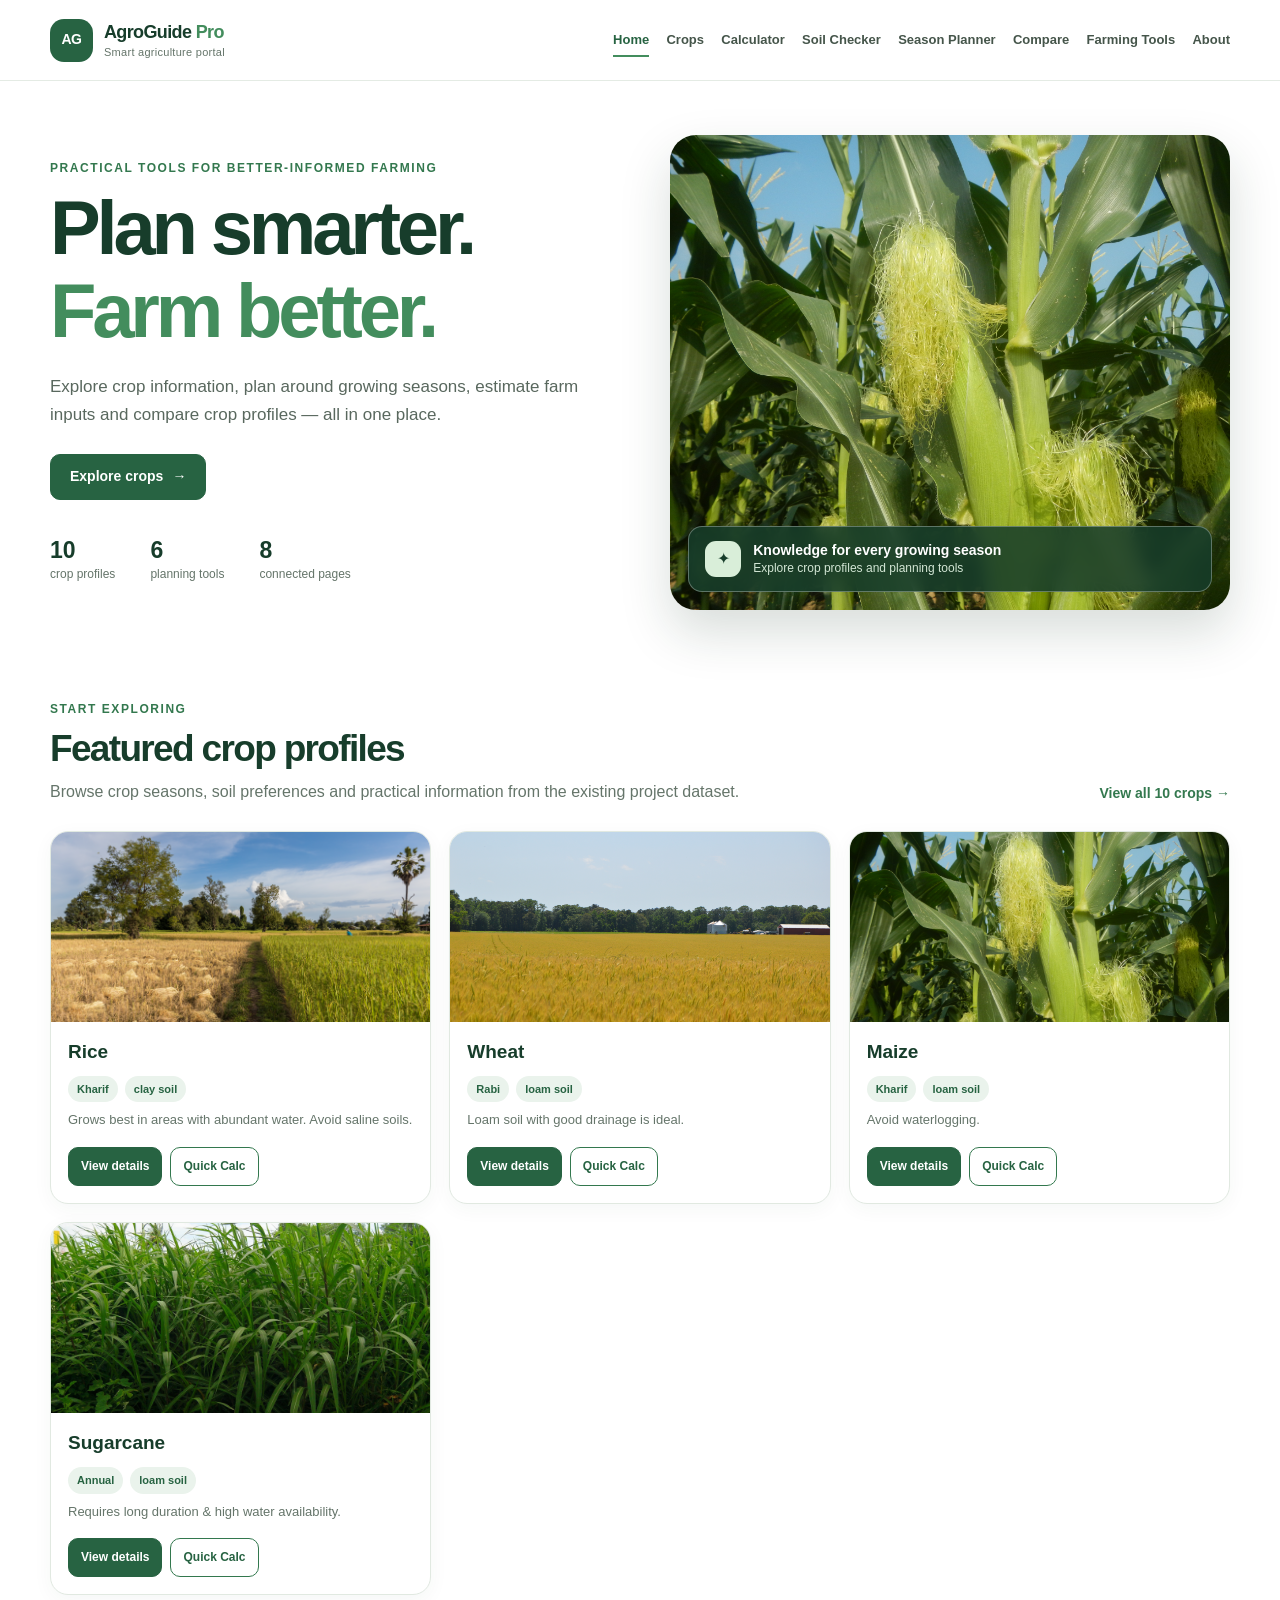
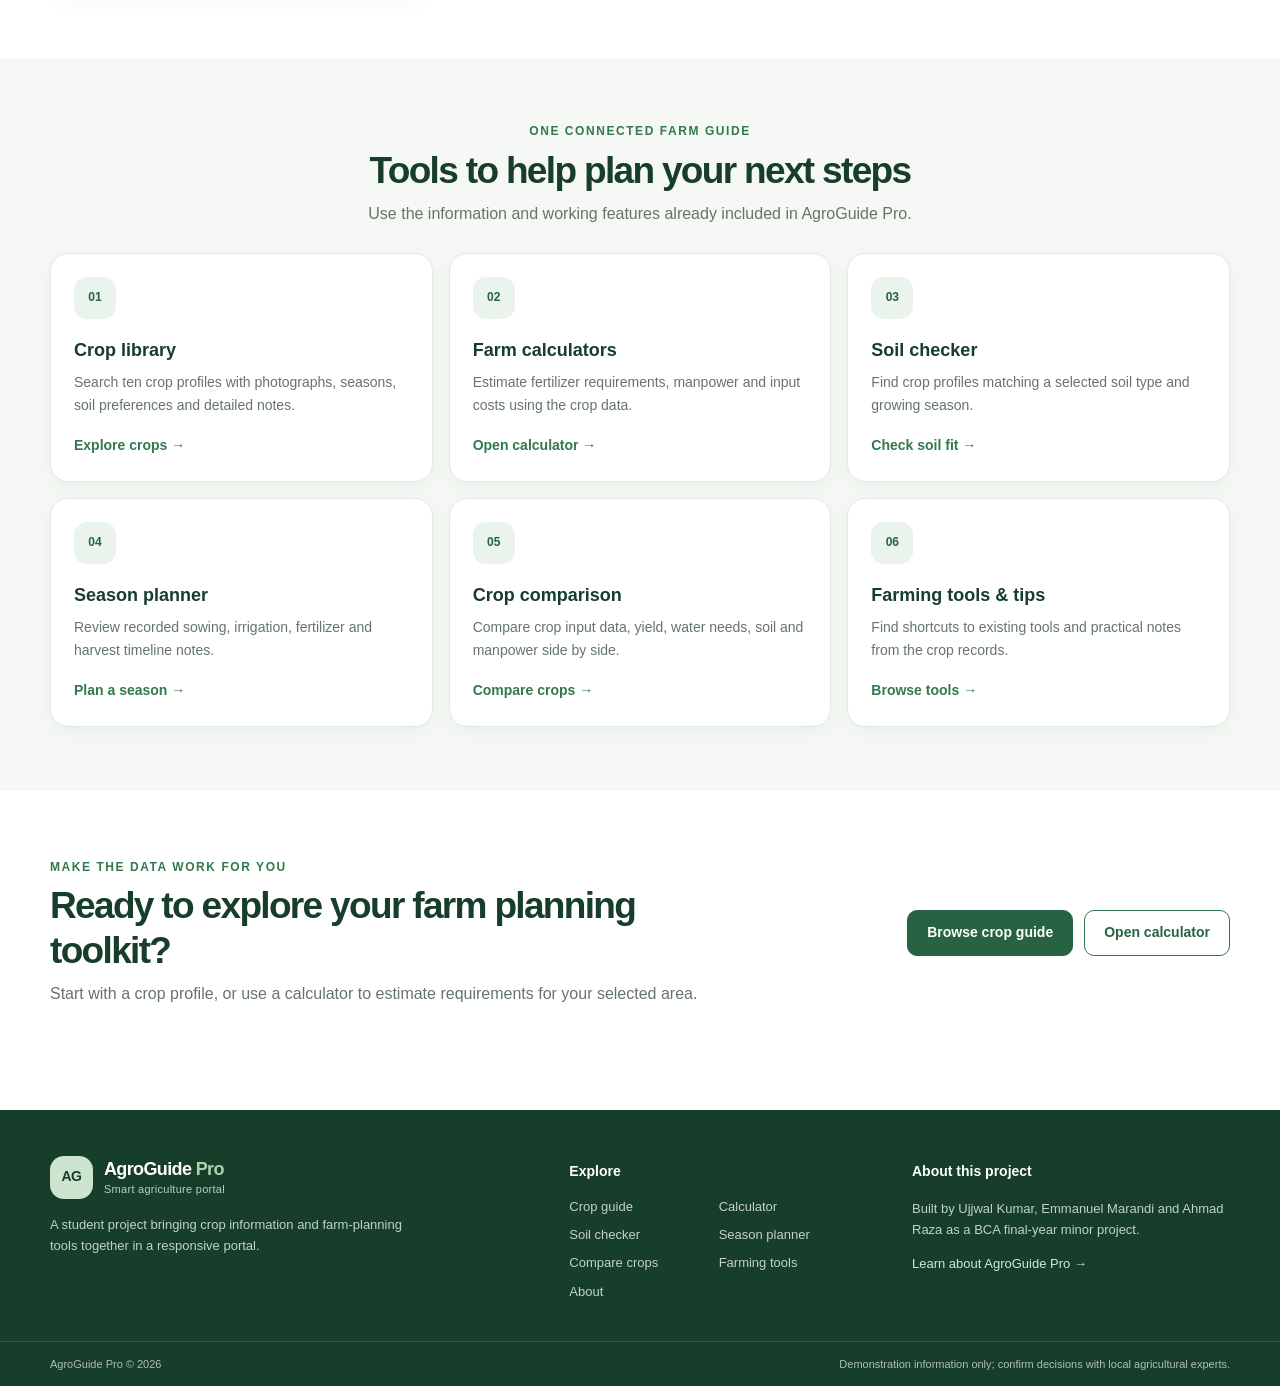
<file: index.html>
<!DOCTYPE html>
<html lang="en">
<head>
  <meta charset="utf-8">
  <meta name="viewport" content="width=device-width, initial-scale=1">
  <meta name="theme-color" content="#173d2b">
  <meta name="description" content="Explore AgroGuide Pro's crop library, farm calculators, soil checker and season planning tools.">
  <title>AgroGuide Pro | Plan smarter. Farm better.</title>
  <link rel="icon" type="image/svg+xml" href="favicon.svg">
  <link rel="stylesheet" href="style.css">
  <script src="script.js" defer></script>
</head>
<body>
  <header class="site-header">
    <div class="container header-inner">
      <a class="brand" href="index.html" aria-label="AgroGuide Pro home">
        <span class="brand-mark" aria-hidden="true">AG</span>
        <span class="brand-copy"><span class="brand-name">AgroGuide <span>Pro</span></span><span class="brand-tagline">Smart agriculture portal</span></span>
      </a>
      <button class="menu-toggle" type="button" aria-label="Open navigation menu" aria-expanded="false" aria-controls="mainNav">
        <svg viewBox="0 0 24 24" fill="none" stroke="currentColor" stroke-width="2" aria-hidden="true"><path d="M4 6h16M4 12h16M4 18h16"></path></svg>
      </button>
      <nav class="main-nav" id="mainNav" aria-label="Main navigation">
        <a href="index.html" aria-current="page">Home</a><a href="crops.html">Crops</a><a href="calculator.html">Calculator</a><a href="soil-checker.html">Soil Checker</a><a href="season-planner.html">Season Planner</a><a href="crop-comparison.html">Compare</a><a href="farming-tools.html">Farming Tools</a><a href="about.html">About</a>
      </nav>
    </div>
  </header>

  <main>
    <section class="hero container">
      <div class="hero-copy">
        <p class="eyebrow">Practical tools for better-informed farming</p>
        <h1>Plan smarter.<br><span>Farm better.</span></h1>
        <p class="hero-description">Explore crop information, plan around growing seasons, estimate farm inputs and compare crop profiles — all in one place.</p>
        <div class="hero-actions">
          <a class="btn" href="crops.html">Explore crops <span aria-hidden="true">&rarr;</span></a>
          <a class="btn btn-light" href="farming-tools.html">Discover farm tools</a>
        </div>
        <div class="hero-highlights" aria-label="Project overview">
          <div><strong>10</strong><span>crop profiles</span></div>
          <div><strong>6</strong><span>planning tools</span></div>
          <div><strong>8</strong><span>connected pages</span></div>
        </div>
      </div>
      <div class="hero-visual">
        <img src="images/maize.jpg" alt="Rows of crops growing in a green agricultural field" fetchpriority="high">
        <div class="hero-photo-caption"><span class="caption-icon" aria-hidden="true">✦</span><span><strong>Knowledge for every growing season</strong><small>Explore crop profiles and planning tools</small></span></div>
      </div>
    </section>

    <section class="section container" aria-labelledby="featuredTitle">
      <div class="section-heading">
        <div><p class="eyebrow">Start exploring</p><h2 id="featuredTitle">Featured crop profiles</h2><p>Browse crop seasons, soil preferences and practical information from the existing project dataset.</p></div>
        <a class="text-link" href="crops.html">View all 10 crops <span aria-hidden="true">&rarr;</span></a>
      </div>
      <div id="cropGrid" class="grid crop-grid" aria-live="polite"></div>
    </section>

    <section class="section features-section">
      <div class="container">
        <div class="section-heading section-heading-centered">
          <div><p class="eyebrow">One connected farm guide</p><h2>Tools to help plan your next steps</h2><p>Use the information and working features already included in AgroGuide Pro.</p></div>
        </div>
        <div class="feature-grid">
          <a class="feature-card" href="crops.html"><span class="feature-icon" aria-hidden="true">01</span><h3>Crop library</h3><p>Search ten crop profiles with photographs, seasons, soil preferences and detailed notes.</p><span class="text-link">Explore crops <span aria-hidden="true">&rarr;</span></span></a>
          <a class="feature-card" href="calculator.html"><span class="feature-icon" aria-hidden="true">02</span><h3>Farm calculators</h3><p>Estimate fertilizer requirements, manpower and input costs using the crop data.</p><span class="text-link">Open calculator <span aria-hidden="true">&rarr;</span></span></a>
          <a class="feature-card" href="soil-checker.html"><span class="feature-icon" aria-hidden="true">03</span><h3>Soil checker</h3><p>Find crop profiles matching a selected soil type and growing season.</p><span class="text-link">Check soil fit <span aria-hidden="true">&rarr;</span></span></a>
          <a class="feature-card" href="season-planner.html"><span class="feature-icon" aria-hidden="true">04</span><h3>Season planner</h3><p>Review recorded sowing, irrigation, fertilizer and harvest timeline notes.</p><span class="text-link">Plan a season <span aria-hidden="true">&rarr;</span></span></a>
          <a class="feature-card" href="crop-comparison.html"><span class="feature-icon" aria-hidden="true">05</span><h3>Crop comparison</h3><p>Compare crop input data, yield, water needs, soil and manpower side by side.</p><span class="text-link">Compare crops <span aria-hidden="true">&rarr;</span></span></a>
          <a class="feature-card" href="farming-tools.html"><span class="feature-icon" aria-hidden="true">06</span><h3>Farming tools &amp; tips</h3><p>Find shortcuts to existing tools and practical notes from the crop records.</p><span class="text-link">Browse tools <span aria-hidden="true">&rarr;</span></span></a>
        </div>
      </div>
    </section>

    <section class="container home-cta">
      <div><p class="eyebrow">Make the data work for you</p><h2>Ready to explore your farm planning toolkit?</h2><p>Start with a crop profile, or use a calculator to estimate requirements for your selected area.</p></div>
      <div class="hero-actions"><a class="btn" href="crops.html">Browse crop guide</a><a class="btn btn-outline" href="calculator.html">Open calculator</a></div>
    </section>
  </main>

  <footer class="site-footer">
    <div class="container footer-main">
      <div class="footer-brand"><a class="brand" href="index.html" aria-label="AgroGuide Pro home"><span class="brand-mark" aria-hidden="true">AG</span><span class="brand-copy"><span class="brand-name">AgroGuide <span>Pro</span></span><span class="brand-tagline">Smart agriculture portal</span></span></a><p>A student project bringing crop information and farm-planning tools together in a responsive portal.</p></div>
      <div class="footer-col"><h2>Explore</h2><div class="footer-links"><a href="crops.html">Crop guide</a><a href="calculator.html">Calculator</a><a href="soil-checker.html">Soil checker</a><a href="season-planner.html">Season planner</a><a href="crop-comparison.html">Compare crops</a><a href="farming-tools.html">Farming tools</a><a href="about.html">About</a></div></div>
      <div class="footer-col"><h2>About this project</h2><p>Built by Ujjwal Kumar, Emmanuel Marandi and Ahmad Raza as a BCA final-year minor project.</p><a class="footer-about-link" href="about.html">Learn about AgroGuide Pro <span aria-hidden="true">&rarr;</span></a></div>
    </div>
    <div class="footer-bottom"><div class="container"><p>AgroGuide Pro &copy; <span data-current-year>2026</span></p><p>Demonstration information only; confirm decisions with local agricultural experts.</p></div></div>
  </footer>

  <div class="modal" id="cropModal" aria-hidden="true">
    <div class="modal-content" role="dialog" aria-modal="true" aria-labelledby="modalHeading">
      <button class="modal-close" id="modalClose" type="button" aria-label="Close crop details">&times;</button>
      <div id="modalBody"></div>
    </div>
  </div>
</body>
</html>
</file>
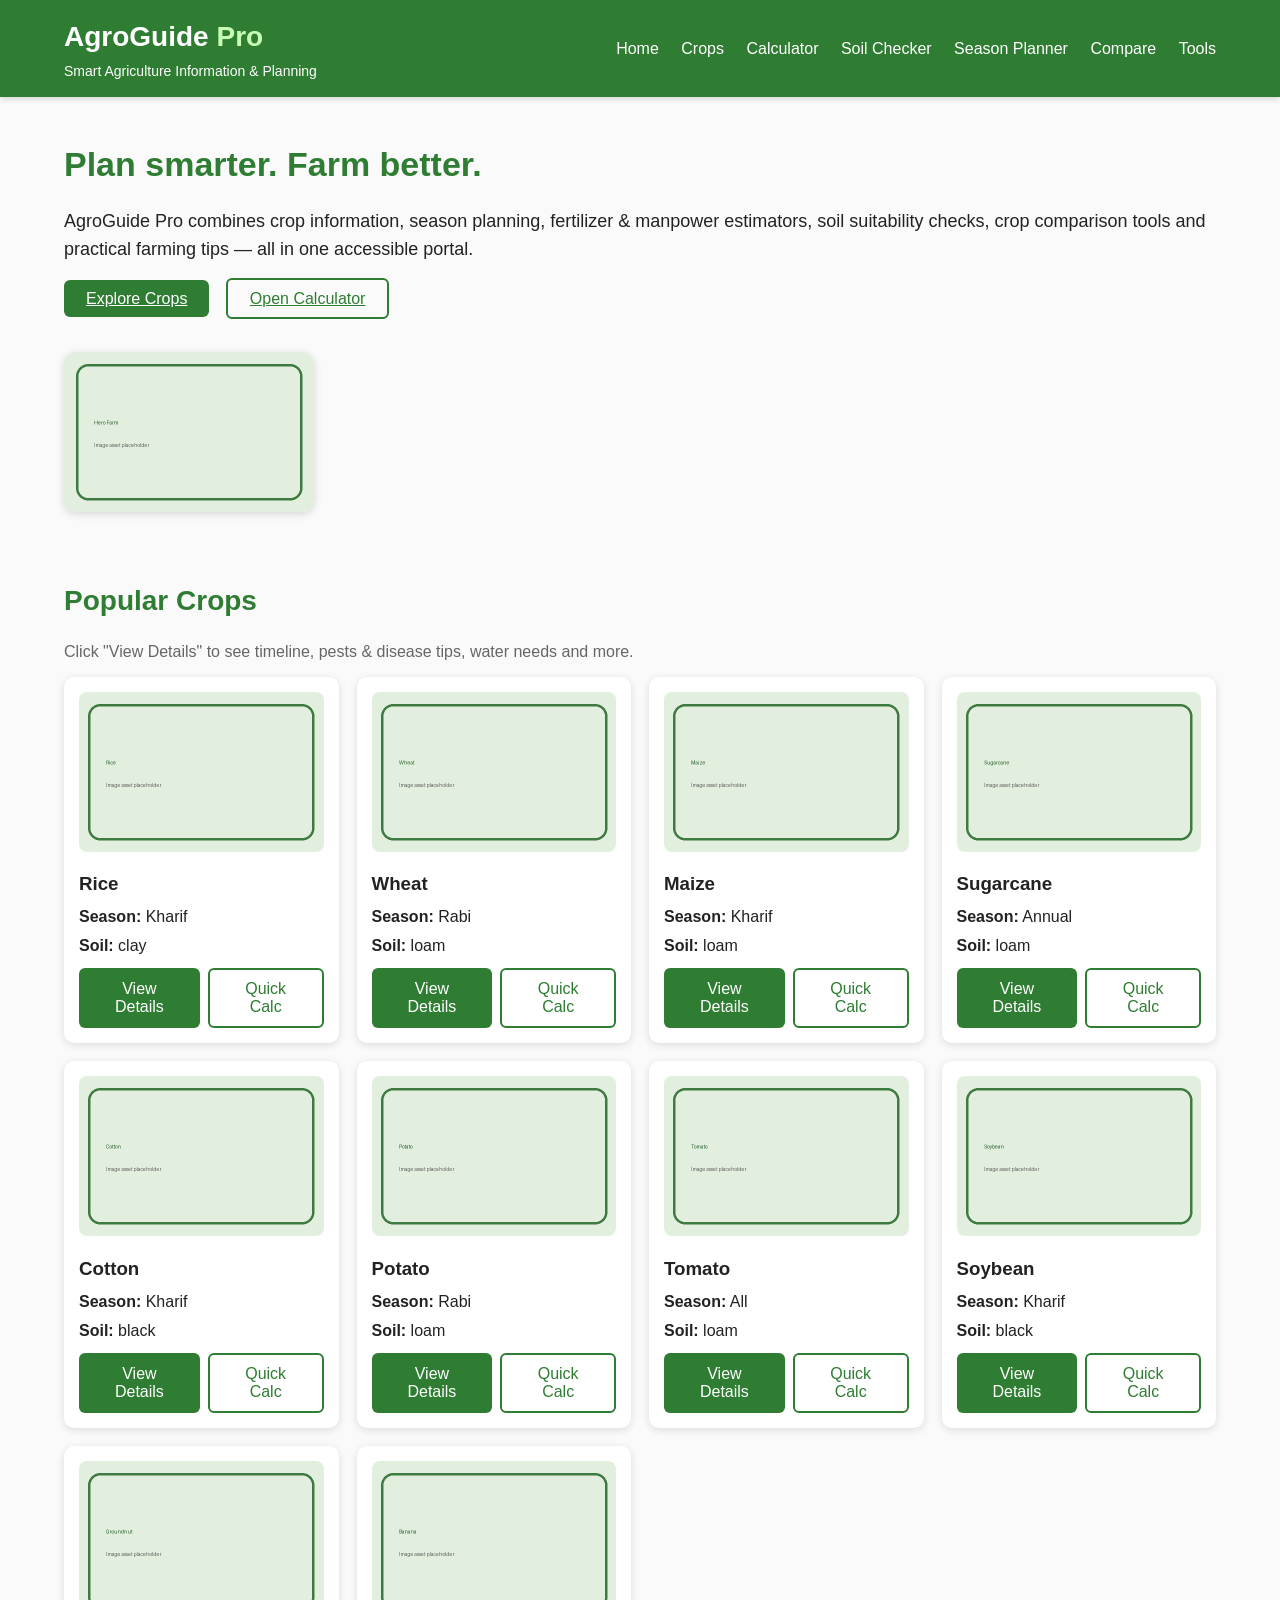
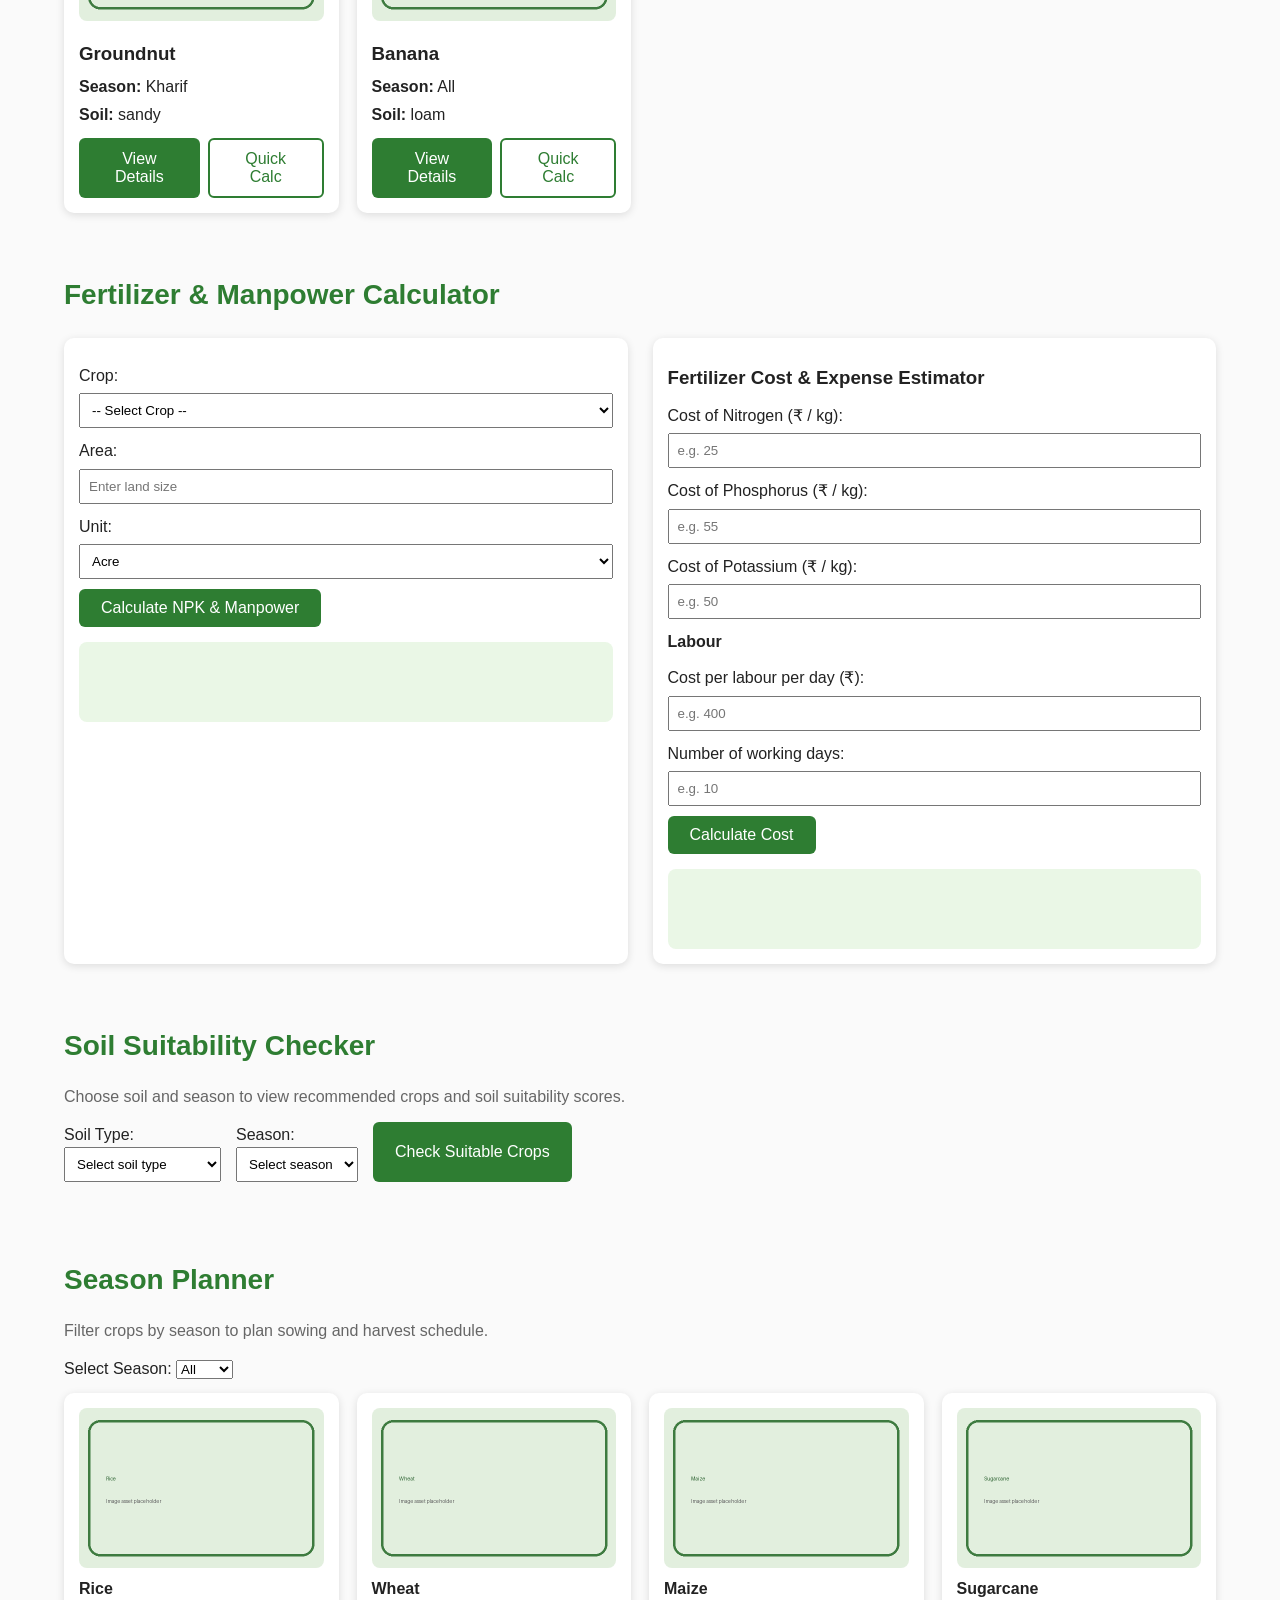
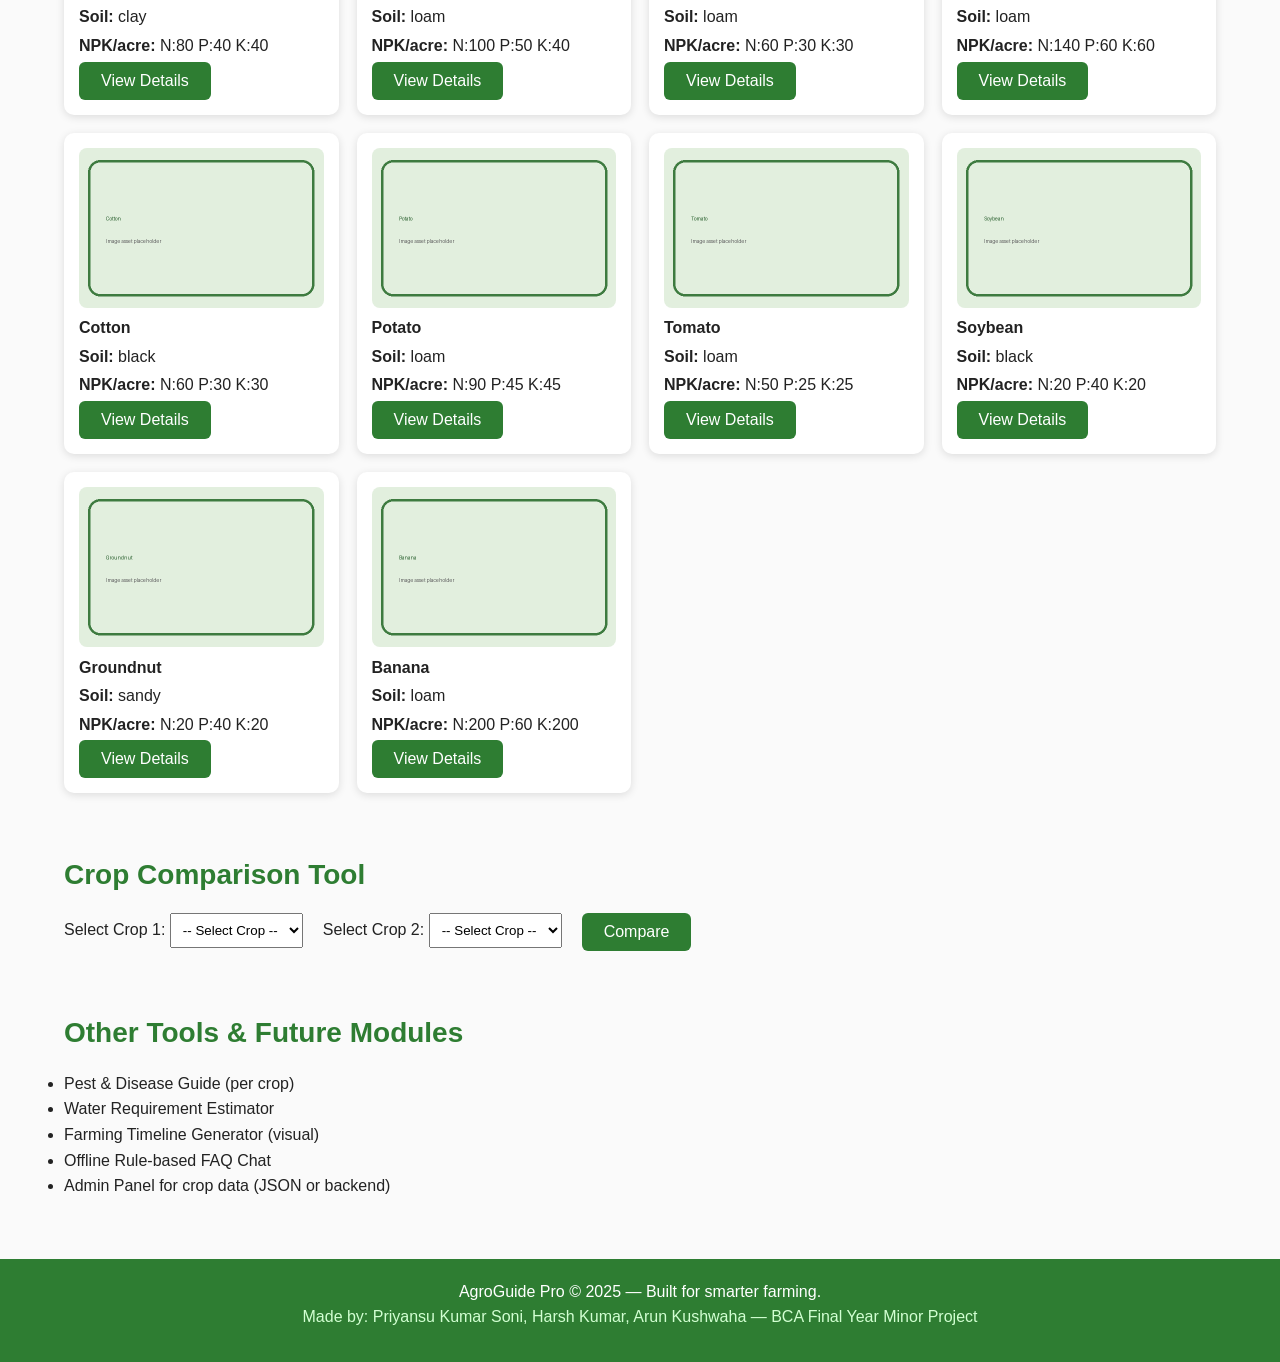
<file: AgroGuidePro_Project/index.html>
<!DOCTYPE html>
<html lang="en">
<head>
  <meta charset="utf-8" />
  <meta name="viewport" content="width=device-width,initial-scale=1" />
  <title>AgroGuide Pro — Smart Agriculture Portal</title>

  <!-- Replace with your own favicon if you want -->
  <link rel="icon" href="images/favicon.png" type="image/png">

  <!-- Main stylesheet -->
  <link rel="stylesheet" href="style.css" />
</head>
<body>

  <!-- HEADER -->
  <header>
    <div class="container header-flex">
      <div class="brand">
        <h1 class="logo">AgroGuide <span>Pro</span></h1>
        <p class="tagline">Smart Agriculture Information & Planning</p>
      </div>

      <nav class="main-nav">
        <a href="#home">Home</a>
        <a href="#crops">Crops</a>
        <a href="#calculator">Calculator</a>
<a href="#soil-checker">Soil Checker</a>
        <a href="#season">Season Planner</a>
        <a href="#compare">Compare</a>
        <a href="#tools">Tools</a>
      </nav>
    </div>
  </header>

  <!-- MAIN -->
  <main class="container">

    <!-- HERO -->
    <section id="home" class="hero">
      <div class="hero-left">
        <h2>Plan smarter. Farm better.</h2>
        <p>
          AgroGuide Pro combines crop information, season planning, fertilizer & manpower estimators,
          soil suitability checks, crop comparison tools and practical farming tips — all in one accessible portal.
        </p>

        <div class="hero-cta">
          <a href="#crops" class="btn">Explore Crops</a>
          <a href="#calculator" class="btn btn-outline">Open Calculator</a>
        </div>
      </div>

      <div class="hero-right">
<!-- decorative / placeholder image -->
        <img src="images/hero-farm.png" alt="Farming" />
      </div>
    </section>

    <!-- CROPS GRID -->
    <section id="crops" class="section">
      <h2>Popular Crops</h2>
      <p class="muted">Click "View Details" to see timeline, pests & disease tips, water needs and more.</p>
      <div id="cropGrid" class="grid"></div>
    </section>

    <!-- CALCULATOR -->
    <section id="calculator" class="section">
      <h2>Fertilizer & Manpower Calculator</h2>

      <div class="calc-grid">
        <div class="card calc">

          <label>Crop:
            <select id="calcCrop"></select>
          </label>

          <label>Area:
            <input type="number" id="calcArea" placeholder="Enter land size" min="0.1" step="0.1" />
          </label>
<label>Unit:
            <select id="calcUnit">
              <option value="acre">Acre</option>
              <option value="hectare">Hectare</option>
            </select>
          </label>

          <button id="calcBtn" class="btn">Calculate NPK & Manpower</button>

          <pre id="calcResult" class="result"></pre>
        </div>

        <div class="card cost">
          <h3>Fertilizer Cost & Expense Estimator</h3>

          <label>Cost of Nitrogen (₹ / kg):
            <input type="number" id="costN" placeholder="e.g. 25" />
          </label>
          <label>Cost of Phosphorus (₹ / kg):
            <input type="number" id="costP" placeholder="e.g. 55" />
          </label>
          <label>Cost of Potassium (₹ / kg):
            <input type="number" id="costK" placeholder="e.g. 50" />
          </label>

          <h4>Labour</h4>
          <label>Cost per labour per day (₹):
<input type="number" id="labourCost" placeholder="e.g. 400" />
          </label>
          <label>Number of working days:
            <input type="number" id="labourDays" placeholder="e.g. 10" />
          </label>

          <button id="costCalcBtn" class="btn">Calculate Cost</button>

          <div id="costResult" class="result"></div>
        </div>
      </div>
    </section>

    <!-- SOIL SUITABILITY -->
    <section id="soil-checker" class="section">
      <h2>Soil Suitability Checker</h2>
      <p class="muted">Choose soil and season to view recommended crops and soil suitability scores.</p>

      <div class="inline-controls">
        <label>Soil Type:
          <select id="soilTypeSelect">
            <option value="">Select soil type</option>
            <option value="Loamy">Loamy</option>
            <option value="Sandy">Sandy</option>
            <option value="Sandy Loam">Sandy Loam</option>
            <option value="Clayey">Clayey</option>
            <option value="Well-drained Loamy">Well-drained Loamy</option>
</select>
        </label>

        <label>Season:
          <select id="soilSeasonSelect">
            <option value="">Select season</option>
            <option value="kharif">Kharif</option>
            <option value="rabi">Rabi</option>
            <option value="zaid">Zaid</option>
          </select>
        </label>

        <button class="btn" id="soilCheckBtn">Check Suitable Crops</button>
      </div>

      <div id="soilResult" class="grid" style="margin-top:16px;"></div>
    </section>

    <!-- SEASON PLANNER -->
    <section id="season" class="section">
      <h2>Season Planner</h2>
      <p class="muted">Filter crops by season to plan sowing and harvest schedule.</p>

      <label>Select Season:
        <select id="seasonSelect">
          <option value="all">All</option>
          <option value="kharif">Kharif</option>
<option value="rabi">Rabi</option>
          <option value="zaid">Zaid</option>
        </select>
      </label>

      <div id="seasonGrid" class="grid" style="margin-top:12px;"></div>
    </section>

    <!-- COMPARE TOOL -->
    <section id="compare" class="section">
      <h2>Crop Comparison Tool</h2>

      <div class="compare-controls">
        <label>Select Crop 1:
          <select id="compare1"></select>
        </label>

        <label>Select Crop 2:
          <select id="compare2"></select>
        </label>

        <button class="btn" id="compareBtn">Compare</button>
      </div>

      <div id="comparisonResult" style="margin-top:12px;"></div>
    </section>
<!-- TOOLS (other modules & placeholders) -->
    <section id="tools" class="section">
      <h2>Other Tools & Future Modules</h2>
      <ul>
        <li>Pest & Disease Guide (per crop)</li>
        <li>Water Requirement Estimator</li>
        <li>Farming Timeline Generator (visual)</li>
        <li>Offline Rule-based FAQ Chat</li>
        <li>Admin Panel for crop data (JSON or backend)</li>
      </ul>
    </section>

  </main>

  <!-- FOOTER -->
  <footer>
    <div class="container">
      <p>AgroGuide Pro © 2025 — Built for smarter farming.</p>
      <p class="muted">Made by: Priyansu Kumar Soni, Harsh Kumar, Arun Kushwaha — BCA Final Year
Minor Project</p>
    </div>
  </footer>

  <!-- Crop Details Modal (placed at end to avoid layout shift) -->
  <div id="cropModal" class="modal" aria-hidden="true">
    <div class="modal-content">
      <button class="close-btn" onclick="closeCropDetails()" aria-label="Close">&times;</button>
<div id="modalBody"></div>
    </div>
  </div>

  <!-- Main JS -->
  <script src="script.js"></script>

  <!-- Small inline helper for accessibility (optional) -->
  <script>
    // ensure keyboard accessibility for modal close
    document.addEventListener('keydown', function(e) {
      if (e.key === "Escape") {
        const modal = document.getElementById('cropModal');
        if (modal && modal.style.display === 'flex') closeCropDetails();
      }
    });
  </script>
</body>
</html>
</file>
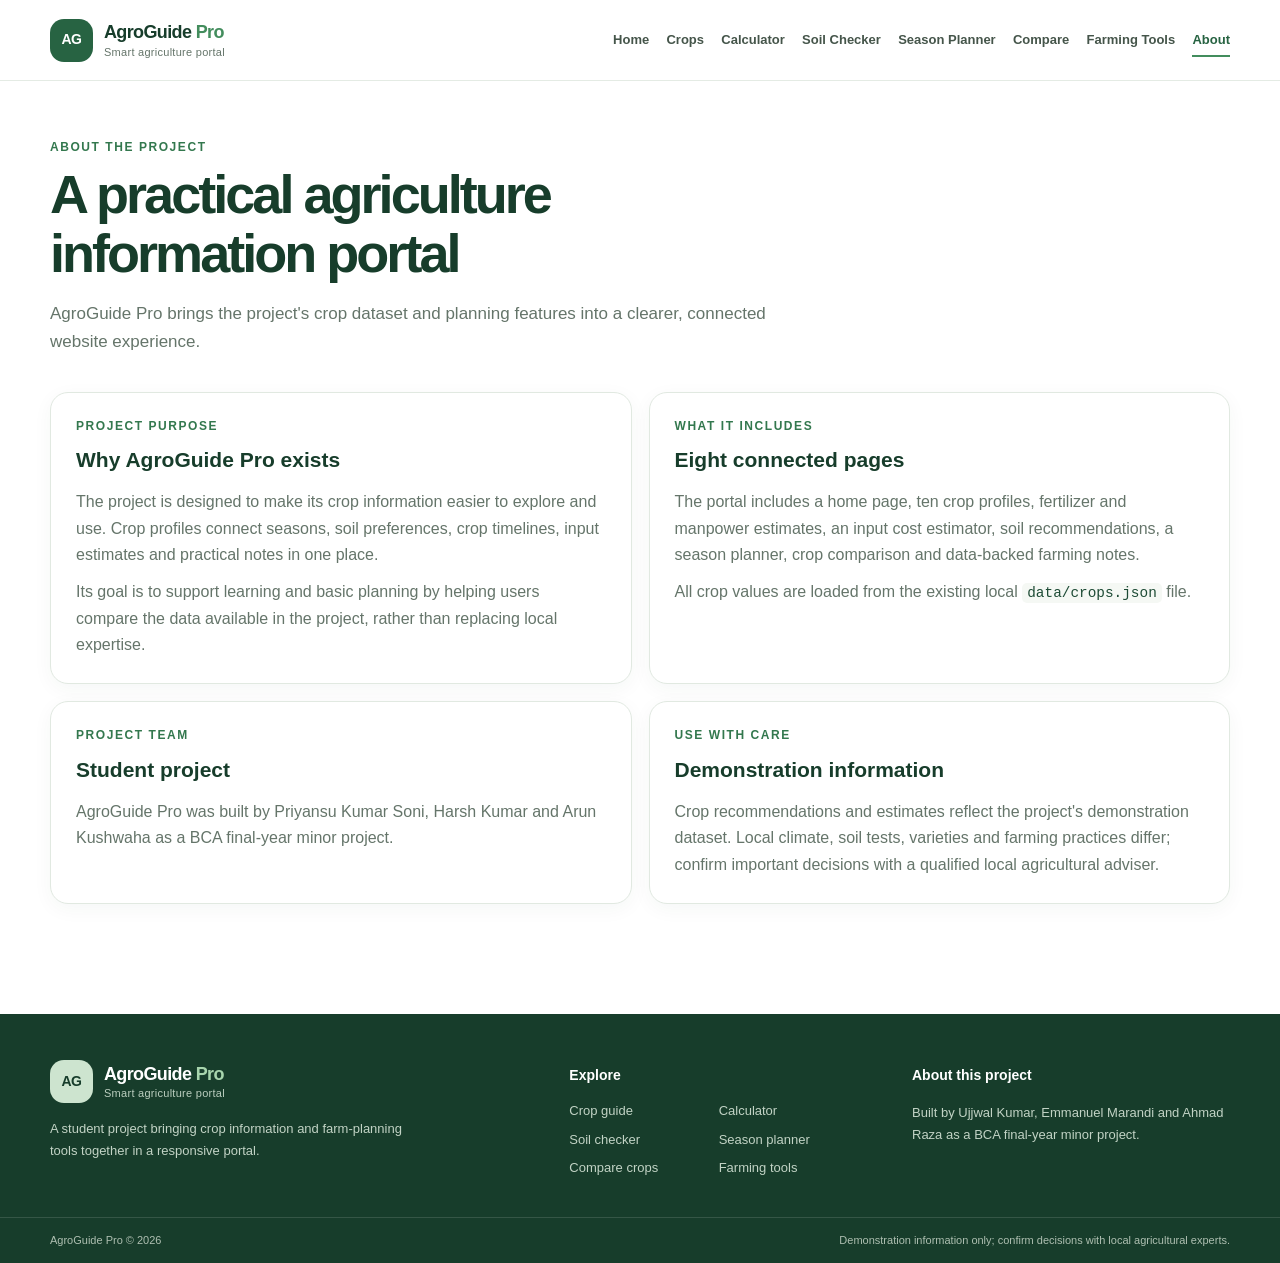
<file: about.html>
<!DOCTYPE html>
<html lang="en">
<head>
  <meta charset="utf-8">
  <meta name="viewport" content="width=device-width, initial-scale=1">
  <meta name="theme-color" content="#173d2b">
  <meta name="description" content="Learn about AgroGuide Pro, its project objectives and the agriculture features it brings together.">
  <title>About AgroGuide Pro</title>
  <link rel="icon" type="image/svg+xml" href="favicon.svg">
  <link rel="stylesheet" href="style.css">
  <script src="script.js" defer></script>
</head>
<body>
  <header class="site-header">
    <div class="container header-inner">
      <a class="brand" href="index.html" aria-label="AgroGuide Pro home">
        <span class="brand-mark" aria-hidden="true">AG</span>
        <span class="brand-copy"><span class="brand-name">AgroGuide <span>Pro</span></span><span class="brand-tagline">Smart agriculture portal</span></span>
      </a>
      <button class="menu-toggle" type="button" aria-label="Open navigation menu" aria-expanded="false" aria-controls="mainNav">
        <svg viewBox="0 0 24 24" fill="none" stroke="currentColor" stroke-width="2" aria-hidden="true"><path d="M4 6h16M4 12h16M4 18h16"></path></svg>
      </button>
      <nav class="main-nav" id="mainNav" aria-label="Main navigation">
        <a href="index.html">Home</a><a href="crops.html">Crops</a><a href="calculator.html">Calculator</a><a href="soil-checker.html">Soil Checker</a><a href="season-planner.html">Season Planner</a><a href="crop-comparison.html">Compare</a><a href="farming-tools.html">Farming Tools</a><a href="about.html" aria-current="page">About</a>
      </nav>
    </div>
  </header>

  <main class="container page-shell">
    <section class="page-heading">
      <p class="eyebrow">About the project</p>
      <h1>A practical agriculture information portal</h1>
      <p>AgroGuide Pro brings the project's crop dataset and planning features into a clearer, connected website experience.</p>
    </section>

    <div class="about-grid">
      <section class="info-panel">
        <p class="eyebrow">Project purpose</p>
        <h2>Why AgroGuide Pro exists</h2>
        <p>The project is designed to make its crop information easier to explore and use. Crop profiles connect seasons, soil preferences, crop timelines, input estimates and practical notes in one place.</p>
        <p>Its goal is to support learning and basic planning by helping users compare the data available in the project, rather than replacing local expertise.</p>
      </section>
      <section class="info-panel">
        <p class="eyebrow">What it includes</p>
        <h2>Eight connected pages</h2>
        <p>The portal includes a home page, ten crop profiles, fertilizer and manpower estimates, an input cost estimator, soil recommendations, a season planner, crop comparison and data-backed farming notes.</p>
        <p>All crop values are loaded from the existing local <code>data/crops.json</code> file.</p>
      </section>
      <section class="info-panel">
        <p class="eyebrow">Project team</p>
        <h2>Student project</h2>
        <p>AgroGuide Pro was built by Priyansu Kumar Soni, Harsh Kumar and Arun Kushwaha as a BCA final-year minor project.</p>
      </section>
      <section class="info-panel">
        <p class="eyebrow">Use with care</p>
        <h2>Demonstration information</h2>
        <p>Crop recommendations and estimates reflect the project's demonstration dataset. Local climate, soil tests, varieties and farming practices differ; confirm important decisions with a qualified local agricultural adviser.</p>
      </section>
    </div>
  </main>

  <footer class="site-footer">
    <div class="container footer-main">
      <div class="footer-brand"><a class="brand" href="index.html" aria-label="AgroGuide Pro home"><span class="brand-mark" aria-hidden="true">AG</span><span class="brand-copy"><span class="brand-name">AgroGuide <span>Pro</span></span><span class="brand-tagline">Smart agriculture portal</span></span></a><p>A student project bringing crop information and farm-planning tools together in a responsive portal.</p></div>
      <div class="footer-col"><h2>Explore</h2><div class="footer-links"><a href="crops.html">Crop guide</a><a href="calculator.html">Calculator</a><a href="soil-checker.html">Soil checker</a><a href="season-planner.html">Season planner</a><a href="crop-comparison.html">Compare crops</a><a href="farming-tools.html">Farming tools</a></div></div>
      <div class="footer-col"><h2>About this project</h2><p>Built by Ujjwal Kumar, Emmanuel Marandi and Ahmad Raza as a BCA final-year minor project.</p></div>
    </div>
    <div class="footer-bottom"><div class="container"><p>AgroGuide Pro &copy; <span data-current-year>2026</span></p><p>Demonstration information only; confirm decisions with local agricultural experts.</p></div></div>
  </footer>

  <div class="modal" id="cropModal" aria-hidden="true">
    <div class="modal-content" role="dialog" aria-modal="true" aria-labelledby="modalHeading">
      <button class="modal-close" id="modalClose" type="button" aria-label="Close crop details">&times;</button>
      <div id="modalBody"></div>
    </div>
  </div>
</body>
</html>
</file>
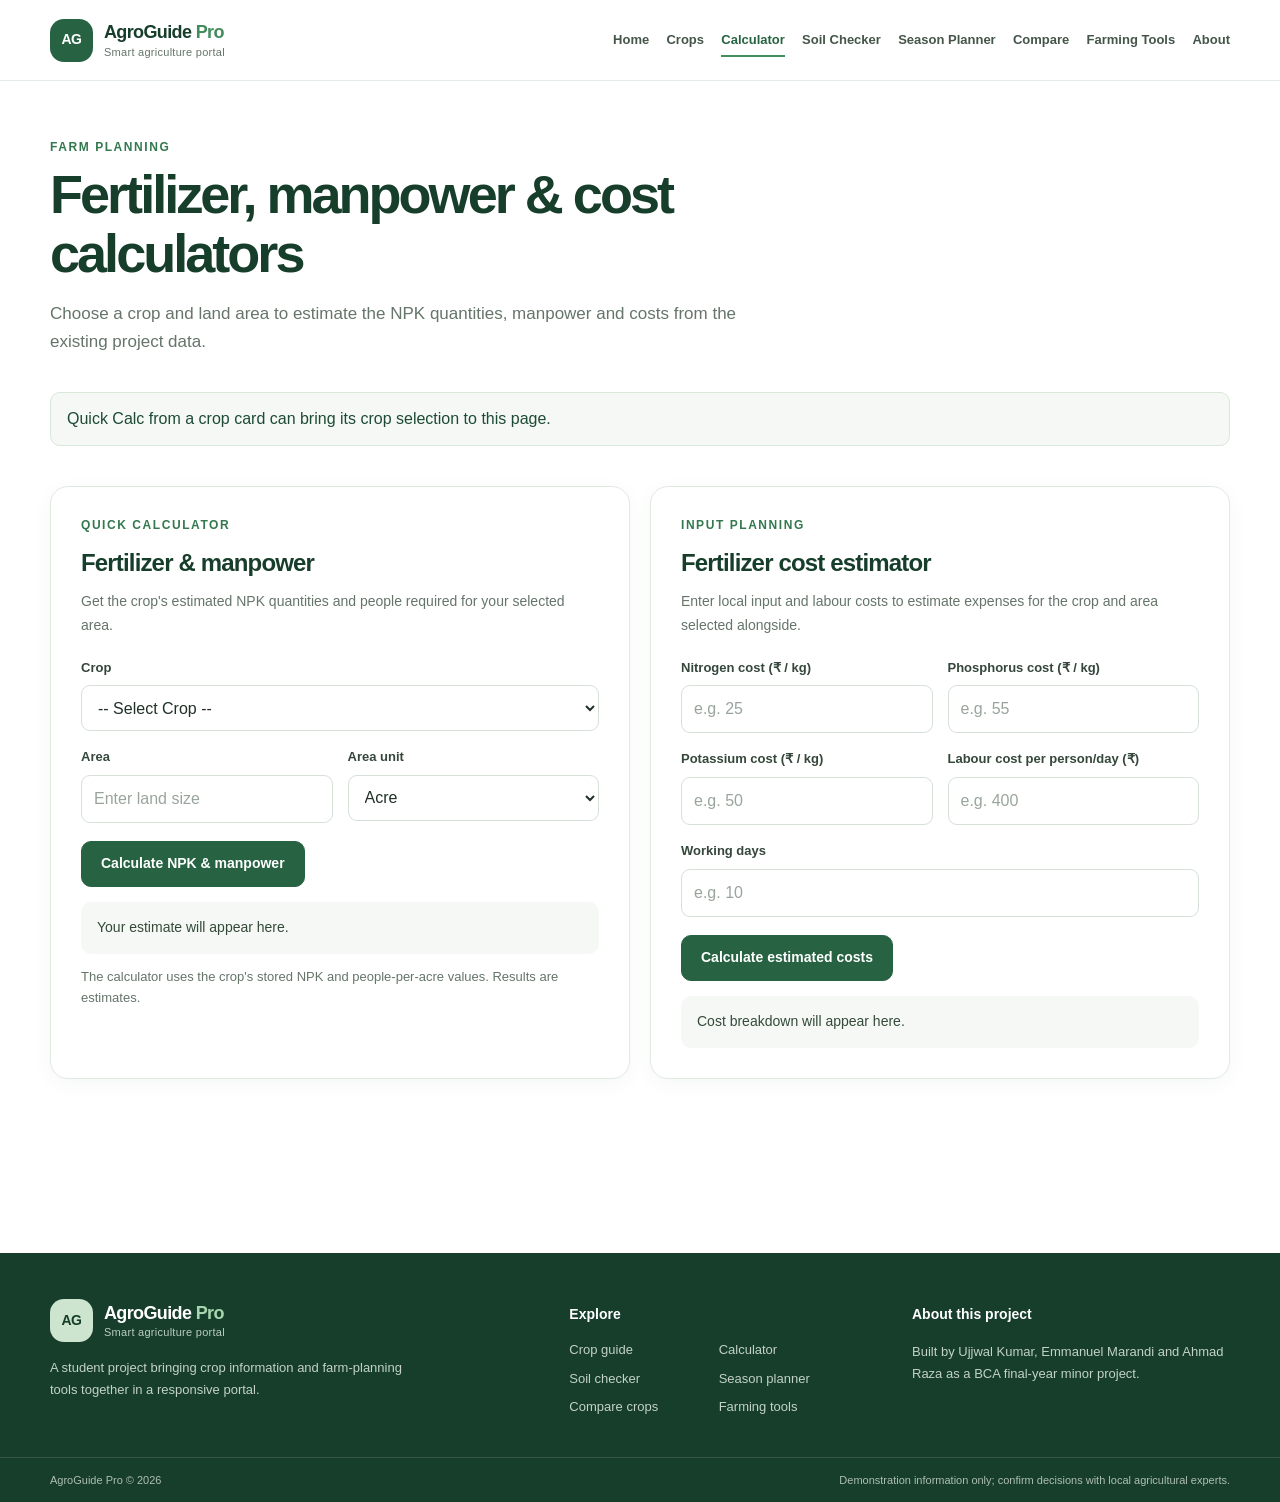
<file: calculator.html>
<!DOCTYPE html>
<html lang="en">
<head>
  <meta charset="utf-8">
  <meta name="viewport" content="width=device-width, initial-scale=1">
  <meta name="theme-color" content="#173d2b">
  <meta name="description" content="Estimate crop fertilizer quantities, manpower and input costs with AgroGuide Pro.">
  <title>Farm Calculators | AgroGuide Pro</title>
  <link rel="icon" type="image/svg+xml" href="favicon.svg">
  <link rel="stylesheet" href="style.css">
  <script src="script.js" defer></script>
</head>
<body>
  <header class="site-header">
    <div class="container header-inner">
      <a class="brand" href="index.html" aria-label="AgroGuide Pro home">
        <span class="brand-mark" aria-hidden="true">AG</span>
        <span class="brand-copy"><span class="brand-name">AgroGuide <span>Pro</span></span><span class="brand-tagline">Smart agriculture portal</span></span>
      </a>
      <button class="menu-toggle" type="button" aria-label="Open navigation menu" aria-expanded="false" aria-controls="mainNav">
        <svg viewBox="0 0 24 24" fill="none" stroke="currentColor" stroke-width="2" aria-hidden="true"><path d="M4 6h16M4 12h16M4 18h16"></path></svg>
      </button>
      <nav class="main-nav" id="mainNav" aria-label="Main navigation">
        <a href="index.html">Home</a><a href="crops.html">Crops</a><a href="calculator.html" aria-current="page">Calculator</a><a href="soil-checker.html">Soil Checker</a><a href="season-planner.html">Season Planner</a><a href="crop-comparison.html">Compare</a><a href="farming-tools.html">Farming Tools</a><a href="about.html">About</a>
      </nav>
    </div>
  </header>

  <main class="container page-shell">
    <section class="page-heading">
      <p class="eyebrow">Farm planning</p>
      <h1>Fertilizer, manpower &amp; cost calculators</h1>
      <p>Choose a crop and land area to estimate the NPK quantities, manpower and costs from the existing project data.</p>
    </section>

    <p class="notice" id="quickCalcNotice" aria-live="polite">Quick Calc from a crop card can bring its crop selection to this page.</p>

    <div class="calculator-grid section">
      <section class="form-panel" aria-labelledby="npkTitle">
        <p class="eyebrow">Quick calculator</p>
        <h2 id="npkTitle">Fertilizer &amp; manpower</h2>
        <p>Get the crop's estimated NPK quantities and people required for your selected area.</p>
        <div class="form-fields">
          <div class="field field-wide">
            <label for="calcCrop">Crop</label>
            <select id="calcCrop" required><option value="">Loading crop data...</option></select>
          </div>
          <div class="field">
            <label for="calcArea">Area</label>
            <input id="calcArea" type="number" placeholder="Enter land size" min="0.1" step="0.1" inputmode="decimal">
          </div>
          <div class="field">
            <label for="calcUnit">Area unit</label>
            <select id="calcUnit">
              <option value="acre">Acre</option>
              <option value="hectare">Hectare</option>
            </select>
          </div>
        </div>
        <button id="calcBtn" class="btn" type="button">Calculate NPK &amp; manpower</button>
        <div id="calcResult" class="result" aria-live="polite">Your estimate will appear here.</div>
        <p class="helper-text">The calculator uses the crop's stored NPK and people-per-acre values. Results are estimates.</p>
      </section>

      <section class="form-panel" aria-labelledby="costTitle">
        <p class="eyebrow">Input planning</p>
        <h2 id="costTitle">Fertilizer cost estimator</h2>
        <p>Enter local input and labour costs to estimate expenses for the crop and area selected alongside.</p>
        <div class="form-fields">
          <div class="field">
            <label for="costN">Nitrogen cost (₹ / kg)</label>
            <input type="number" id="costN" placeholder="e.g. 25" min="0" step="0.01" inputmode="decimal">
          </div>
          <div class="field">
            <label for="costP">Phosphorus cost (₹ / kg)</label>
            <input type="number" id="costP" placeholder="e.g. 55" min="0" step="0.01" inputmode="decimal">
          </div>
          <div class="field">
            <label for="costK">Potassium cost (₹ / kg)</label>
            <input type="number" id="costK" placeholder="e.g. 50" min="0" step="0.01" inputmode="decimal">
          </div>
          <div class="field">
            <label for="labourCost">Labour cost per person/day (₹)</label>
            <input type="number" id="labourCost" placeholder="e.g. 400" min="0" step="0.01" inputmode="decimal">
          </div>
          <div class="field field-wide">
            <label for="labourDays">Working days</label>
            <input type="number" id="labourDays" placeholder="e.g. 10" min="0" step="1" inputmode="numeric">
          </div>
        </div>
        <button id="costCalcBtn" class="btn" type="button">Calculate estimated costs</button>
        <div id="costResult" class="result" aria-live="polite">Cost breakdown will appear here.</div>
      </section>
    </div>
  </main>

  <footer class="site-footer">
    <div class="container footer-main">
      <div class="footer-brand"><a class="brand" href="index.html" aria-label="AgroGuide Pro home"><span class="brand-mark" aria-hidden="true">AG</span><span class="brand-copy"><span class="brand-name">AgroGuide <span>Pro</span></span><span class="brand-tagline">Smart agriculture portal</span></span></a><p>A student project bringing crop information and farm-planning tools together in a responsive portal.</p></div>
      <div class="footer-col"><h2>Explore</h2><div class="footer-links"><a href="crops.html">Crop guide</a><a href="calculator.html">Calculator</a><a href="soil-checker.html">Soil checker</a><a href="season-planner.html">Season planner</a><a href="crop-comparison.html">Compare crops</a><a href="farming-tools.html">Farming tools</a></div></div>
      <div class="footer-col"><h2>About this project</h2><p>Built by Ujjwal Kumar, Emmanuel Marandi and Ahmad Raza as a BCA final-year minor project.</p></div>
    </div>
    <div class="footer-bottom"><div class="container"><p>AgroGuide Pro &copy; <span data-current-year>2026</span></p><p>Demonstration information only; confirm decisions with local agricultural experts.</p></div></div>
  </footer>

  <div class="modal" id="cropModal" aria-hidden="true">
    <div class="modal-content" role="dialog" aria-modal="true" aria-labelledby="modalHeading">
      <button class="modal-close" id="modalClose" type="button" aria-label="Close crop details">&times;</button>
      <div id="modalBody"></div>
    </div>
  </div>
</body>
</html>
</file>
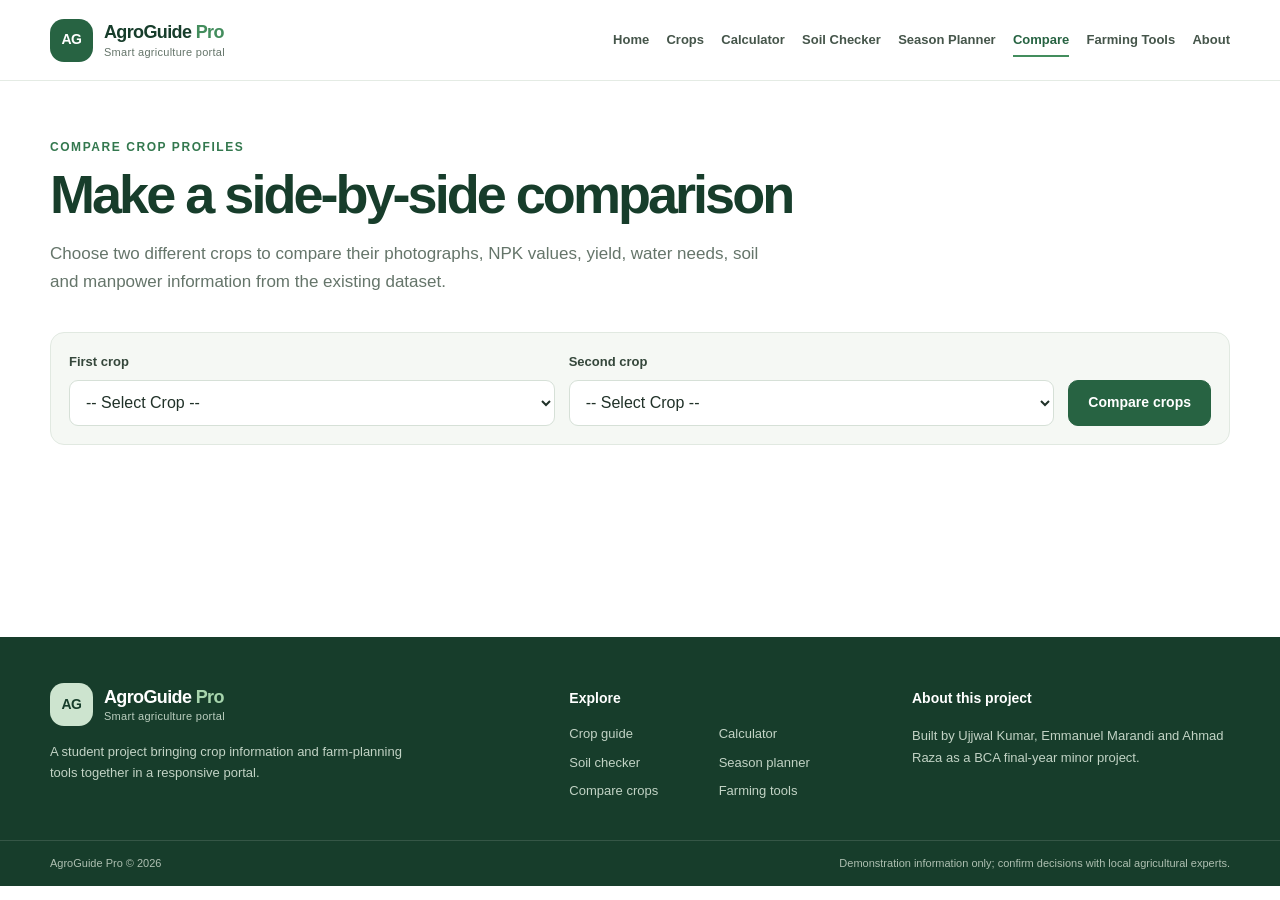
<file: crop-comparison.html>
<!DOCTYPE html>
<html lang="en">
<head>
  <meta charset="utf-8">
  <meta name="viewport" content="width=device-width, initial-scale=1">
  <meta name="theme-color" content="#173d2b">
  <meta name="description" content="Compare two crop profiles, photographs, fertilizer data, yields and water needs.">
  <title>Crop Comparison | AgroGuide Pro</title>
  <link rel="icon" type="image/svg+xml" href="favicon.svg">
  <link rel="stylesheet" href="style.css">
  <script src="script.js" defer></script>
</head>
<body>
  <header class="site-header">
    <div class="container header-inner">
      <a class="brand" href="index.html" aria-label="AgroGuide Pro home">
        <span class="brand-mark" aria-hidden="true">AG</span>
        <span class="brand-copy"><span class="brand-name">AgroGuide <span>Pro</span></span><span class="brand-tagline">Smart agriculture portal</span></span>
      </a>
      <button class="menu-toggle" type="button" aria-label="Open navigation menu" aria-expanded="false" aria-controls="mainNav">
        <svg viewBox="0 0 24 24" fill="none" stroke="currentColor" stroke-width="2" aria-hidden="true"><path d="M4 6h16M4 12h16M4 18h16"></path></svg>
      </button>
      <nav class="main-nav" id="mainNav" aria-label="Main navigation">
        <a href="index.html">Home</a><a href="crops.html">Crops</a><a href="calculator.html">Calculator</a><a href="soil-checker.html">Soil Checker</a><a href="season-planner.html">Season Planner</a><a href="crop-comparison.html" aria-current="page">Compare</a><a href="farming-tools.html">Farming Tools</a><a href="about.html">About</a>
      </nav>
    </div>
  </header>

  <main class="container page-shell">
    <section class="page-heading">
      <p class="eyebrow">Compare crop profiles</p>
      <h1>Make a side-by-side comparison</h1>
      <p>Choose two different crops to compare their photographs, NPK values, yield, water needs, soil and manpower information from the existing dataset.</p>
    </section>

    <section aria-label="Choose crops to compare">
      <div class="compare-controls">
        <div class="field">
          <label for="compare1">First crop</label>
          <select id="compare1"><option value="">Loading crop data...</option></select>
        </div>
        <div class="field">
          <label for="compare2">Second crop</label>
          <select id="compare2"><option value="">Loading crop data...</option></select>
        </div>
        <button class="btn" id="compareBtn" type="button">Compare crops</button>
      </div>
      <div id="comparisonResult" aria-live="polite"></div>
    </section>
  </main>

  <footer class="site-footer">
    <div class="container footer-main">
      <div class="footer-brand"><a class="brand" href="index.html" aria-label="AgroGuide Pro home"><span class="brand-mark" aria-hidden="true">AG</span><span class="brand-copy"><span class="brand-name">AgroGuide <span>Pro</span></span><span class="brand-tagline">Smart agriculture portal</span></span></a><p>A student project bringing crop information and farm-planning tools together in a responsive portal.</p></div>
      <div class="footer-col"><h2>Explore</h2><div class="footer-links"><a href="crops.html">Crop guide</a><a href="calculator.html">Calculator</a><a href="soil-checker.html">Soil checker</a><a href="season-planner.html">Season planner</a><a href="crop-comparison.html">Compare crops</a><a href="farming-tools.html">Farming tools</a></div></div>
      <div class="footer-col"><h2>About this project</h2><p>Built by Ujjwal Kumar, Emmanuel Marandi and Ahmad Raza as a BCA final-year minor project.</p></div>
    </div>
    <div class="footer-bottom"><div class="container"><p>AgroGuide Pro &copy; <span data-current-year>2026</span></p><p>Demonstration information only; confirm decisions with local agricultural experts.</p></div></div>
  </footer>

  <div class="modal" id="cropModal" aria-hidden="true">
    <div class="modal-content" role="dialog" aria-modal="true" aria-labelledby="modalHeading">
      <button class="modal-close" id="modalClose" type="button" aria-label="Close crop details">&times;</button>
      <div id="modalBody"></div>
    </div>
  </div>
</body>
</html>
</file>
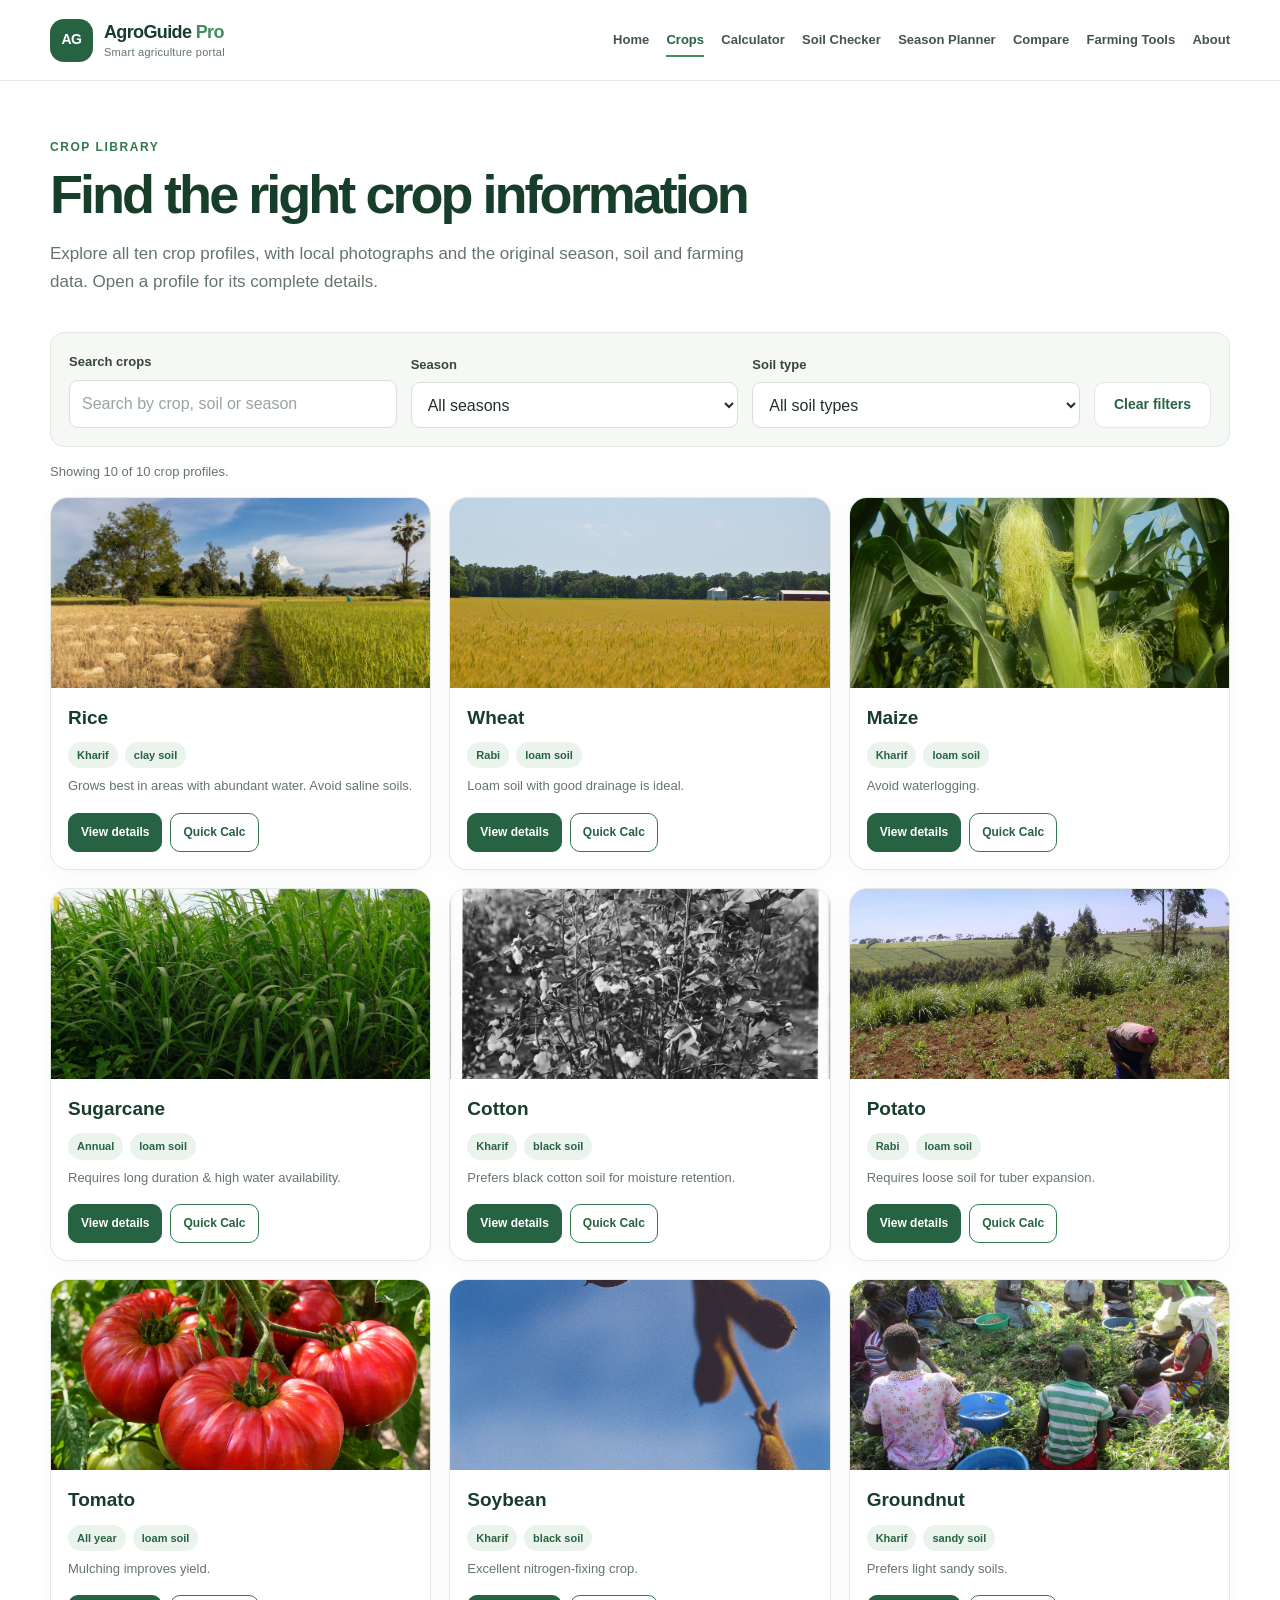
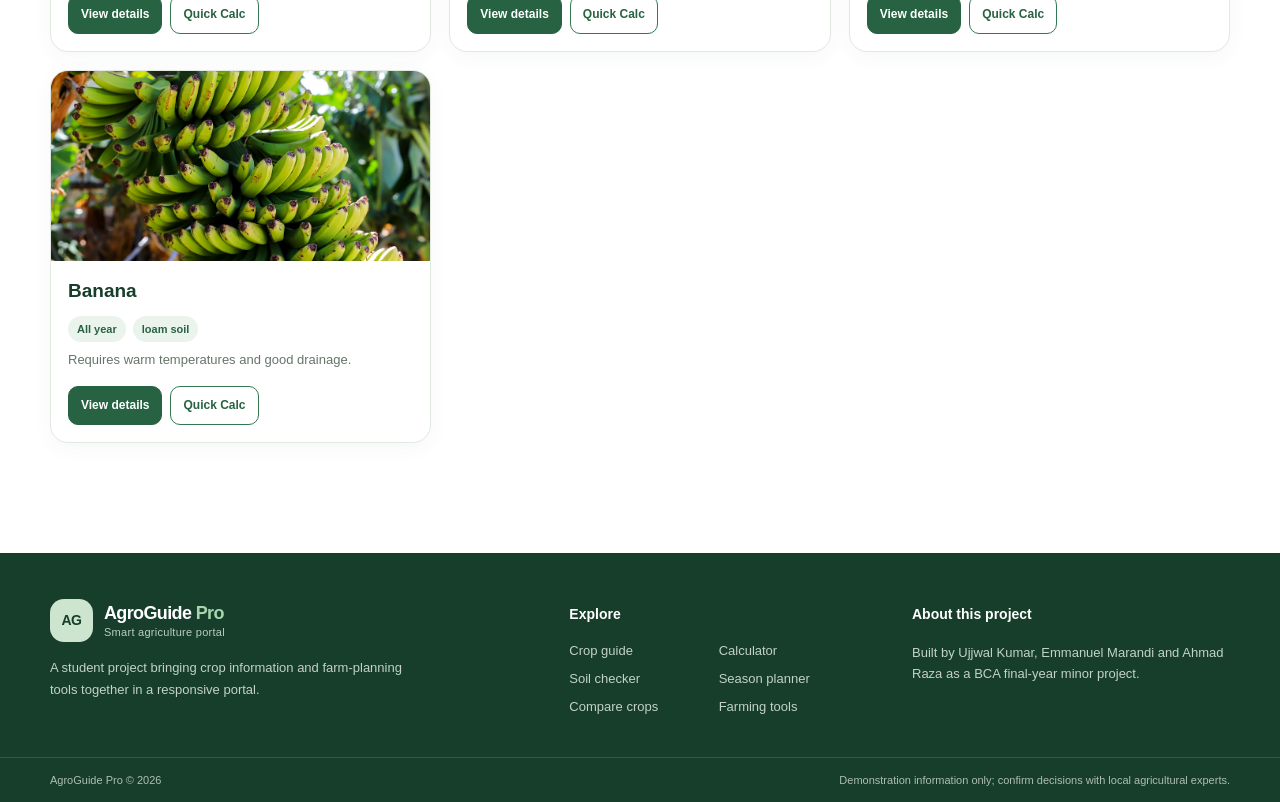
<file: crops.html>
<!DOCTYPE html>
<html lang="en">
<head>
  <meta charset="utf-8">
  <meta name="viewport" content="width=device-width, initial-scale=1">
  <meta name="theme-color" content="#173d2b">
  <meta name="description" content="Search AgroGuide Pro's ten crop profiles, photographs, seasons and soil details.">
  <title>Crop Guide | AgroGuide Pro</title>
  <link rel="icon" type="image/svg+xml" href="favicon.svg">
  <link rel="stylesheet" href="style.css">
  <script src="script.js" defer></script>
</head>
<body>
  <header class="site-header">
    <div class="container header-inner">
      <a class="brand" href="index.html" aria-label="AgroGuide Pro home">
        <span class="brand-mark" aria-hidden="true">AG</span>
        <span class="brand-copy"><span class="brand-name">AgroGuide <span>Pro</span></span><span class="brand-tagline">Smart agriculture portal</span></span>
      </a>
      <button class="menu-toggle" type="button" aria-label="Open navigation menu" aria-expanded="false" aria-controls="mainNav">
        <svg viewBox="0 0 24 24" fill="none" stroke="currentColor" stroke-width="2" aria-hidden="true"><path d="M4 6h16M4 12h16M4 18h16"></path></svg>
      </button>
      <nav class="main-nav" id="mainNav" aria-label="Main navigation">
        <a href="index.html">Home</a><a href="crops.html" aria-current="page">Crops</a><a href="calculator.html">Calculator</a><a href="soil-checker.html">Soil Checker</a><a href="season-planner.html">Season Planner</a><a href="crop-comparison.html">Compare</a><a href="farming-tools.html">Farming Tools</a><a href="about.html">About</a>
      </nav>
    </div>
  </header>

  <main class="container page-shell">
    <section class="page-heading">
      <p class="eyebrow">Crop library</p>
      <h1>Find the right crop information</h1>
      <p>Explore all ten crop profiles, with local photographs and the original season, soil and farming data. Open a profile for its complete details.</p>
    </section>

    <section aria-label="Search and filter crops">
      <div class="filters-panel">
        <div class="field">
          <label for="cropSearch">Search crops</label>
          <input id="cropSearch" type="search" placeholder="Search by crop, soil or season" autocomplete="off">
        </div>
        <div class="field">
          <label for="cropSeasonFilter">Season</label>
          <select id="cropSeasonFilter">
            <option value="all">All seasons</option>
          </select>
        </div>
        <div class="field">
          <label for="cropSoilFilter">Soil type</label>
          <select id="cropSoilFilter">
            <option value="all">All soil types</option>
          </select>
        </div>
        <button class="btn btn-secondary" id="clearCropFilters" type="button">Clear filters</button>
      </div>
      <p class="helper-text" id="cropCount" aria-live="polite"></p>
      <div id="cropGrid" class="grid" aria-live="polite"></div>
    </section>
  </main>

  <footer class="site-footer">
    <div class="container footer-main">
      <div class="footer-brand"><a class="brand" href="index.html" aria-label="AgroGuide Pro home"><span class="brand-mark" aria-hidden="true">AG</span><span class="brand-copy"><span class="brand-name">AgroGuide <span>Pro</span></span><span class="brand-tagline">Smart agriculture portal</span></span></a><p>A student project bringing crop information and farm-planning tools together in a responsive portal.</p></div>
      <div class="footer-col"><h2>Explore</h2><div class="footer-links"><a href="crops.html">Crop guide</a><a href="calculator.html">Calculator</a><a href="soil-checker.html">Soil checker</a><a href="season-planner.html">Season planner</a><a href="crop-comparison.html">Compare crops</a><a href="farming-tools.html">Farming tools</a></div></div>
      <div class="footer-col"><h2>About this project</h2><p>Built by Ujjwal Kumar, Emmanuel Marandi and Ahmad Raza as a BCA final-year minor project.</p></div>
    </div>
    <div class="footer-bottom"><div class="container"><p>AgroGuide Pro &copy; <span data-current-year>2026</span></p><p>Demonstration information only; confirm decisions with local agricultural experts.</p></div></div>
  </footer>

  <div class="modal" id="cropModal" aria-hidden="true">
    <div class="modal-content" role="dialog" aria-modal="true" aria-labelledby="modalHeading">
      <button class="modal-close" id="modalClose" type="button" aria-label="Close crop details">&times;</button>
      <div id="modalBody"></div>
    </div>
  </div>
</body>
</html>
</file>
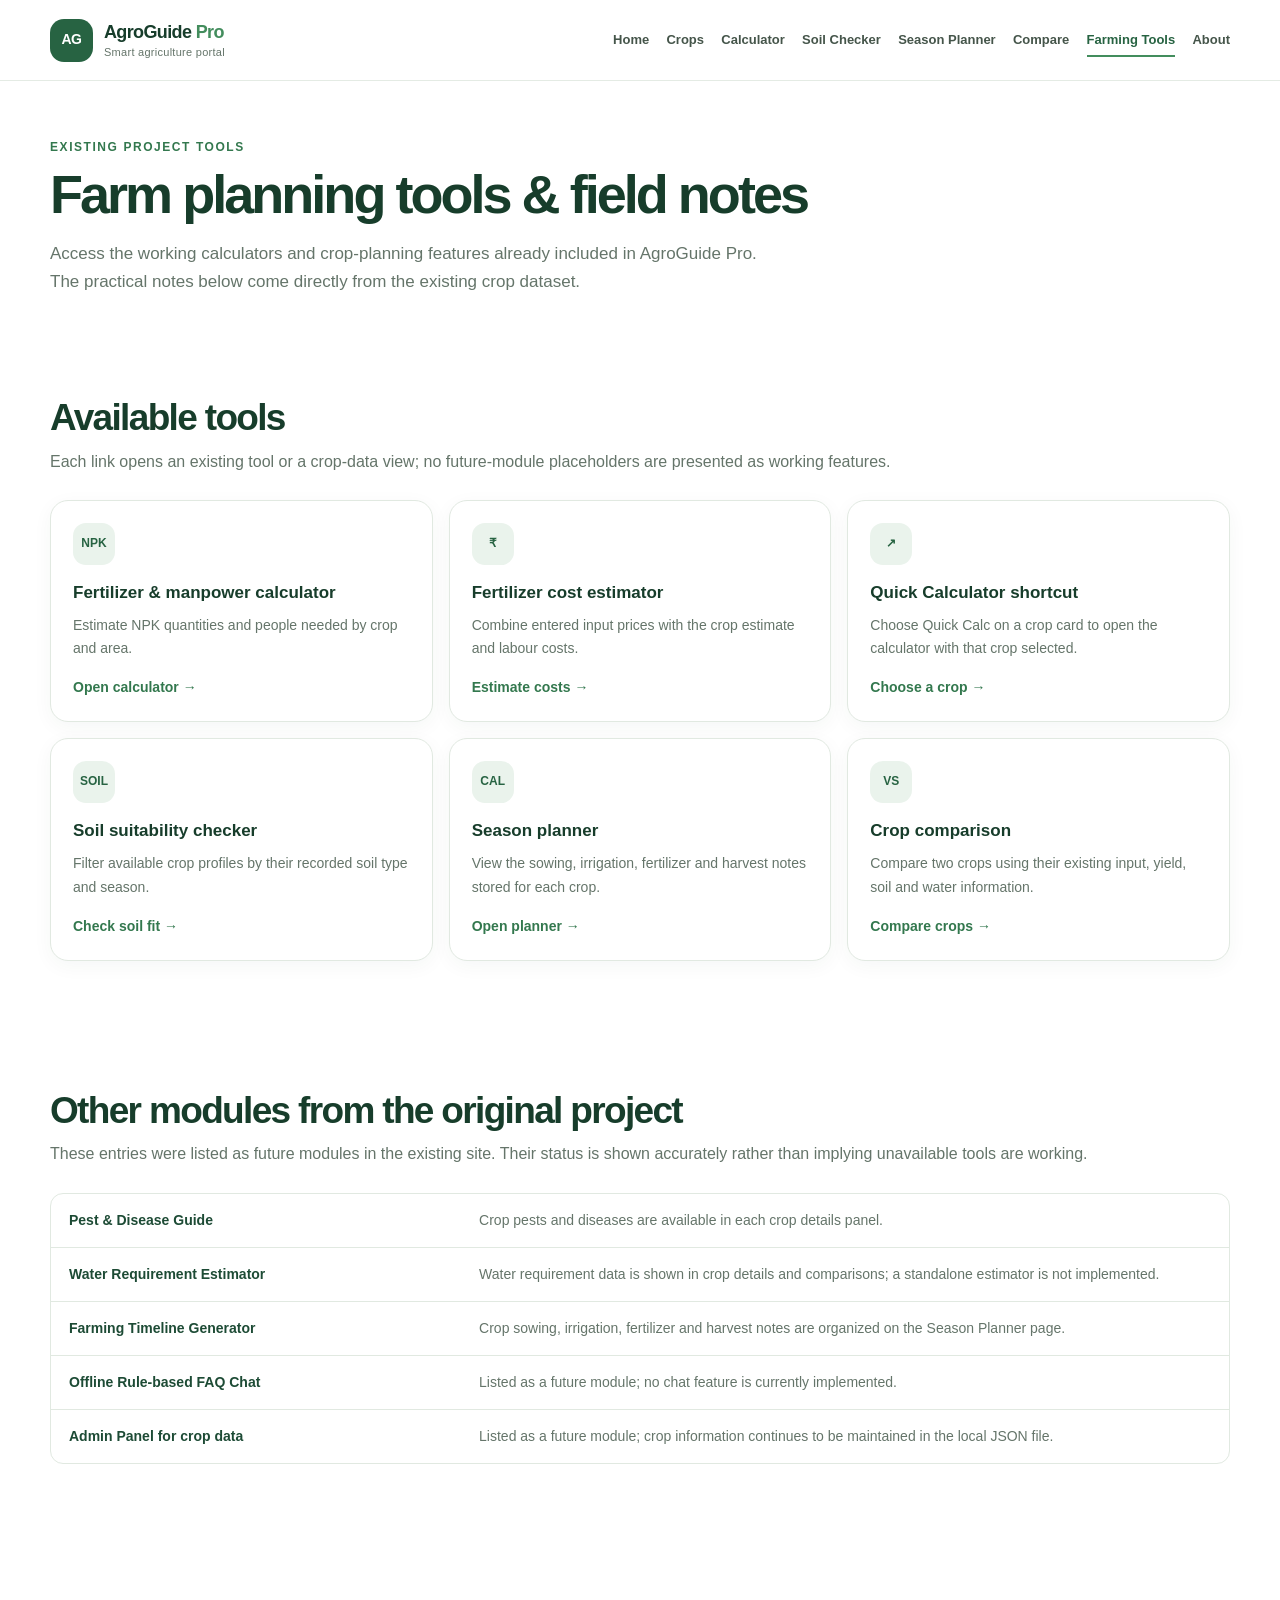
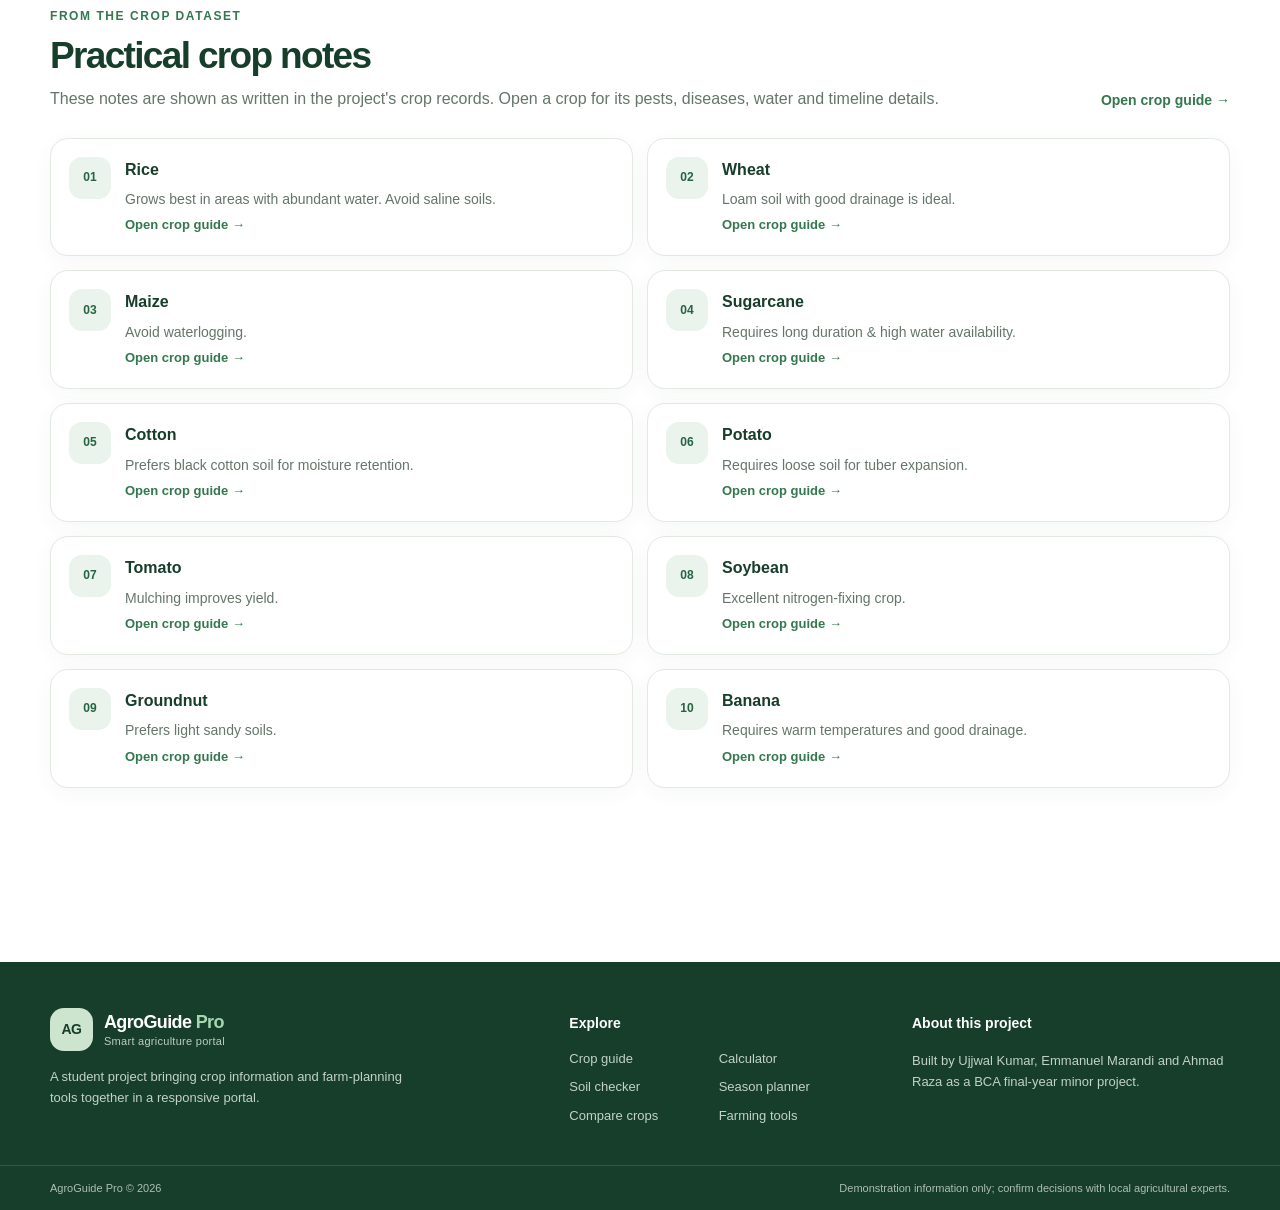
<file: farming-tools.html>
<!DOCTYPE html>
<html lang="en">
<head>
  <meta charset="utf-8">
  <meta name="viewport" content="width=device-width, initial-scale=1">
  <meta name="theme-color" content="#173d2b">
  <meta name="description" content="Open the available AgroGuide Pro crop planning, calculator and comparison tools.">
  <title>Farming Tools | AgroGuide Pro</title>
  <link rel="icon" type="image/svg+xml" href="favicon.svg">
  <link rel="stylesheet" href="style.css">
  <script src="script.js" defer></script>
</head>
<body>
  <header class="site-header">
    <div class="container header-inner">
      <a class="brand" href="index.html" aria-label="AgroGuide Pro home">
        <span class="brand-mark" aria-hidden="true">AG</span>
        <span class="brand-copy"><span class="brand-name">AgroGuide <span>Pro</span></span><span class="brand-tagline">Smart agriculture portal</span></span>
      </a>
      <button class="menu-toggle" type="button" aria-label="Open navigation menu" aria-expanded="false" aria-controls="mainNav">
        <svg viewBox="0 0 24 24" fill="none" stroke="currentColor" stroke-width="2" aria-hidden="true"><path d="M4 6h16M4 12h16M4 18h16"></path></svg>
      </button>
      <nav class="main-nav" id="mainNav" aria-label="Main navigation">
        <a href="index.html">Home</a><a href="crops.html">Crops</a><a href="calculator.html">Calculator</a><a href="soil-checker.html">Soil Checker</a><a href="season-planner.html">Season Planner</a><a href="crop-comparison.html">Compare</a><a href="farming-tools.html" aria-current="page">Farming Tools</a><a href="about.html">About</a>
      </nav>
    </div>
  </header>

  <main class="container page-shell">
    <section class="page-heading">
      <p class="eyebrow">Existing project tools</p>
      <h1>Farm planning tools &amp; field notes</h1>
      <p>Access the working calculators and crop-planning features already included in AgroGuide Pro. The practical notes below come directly from the existing crop dataset.</p>
    </section>

    <section class="section" aria-labelledby="toolsTitle">
      <div class="section-heading">
        <div>
          <h2 id="toolsTitle">Available tools</h2>
          <p>Each link opens an existing tool or a crop-data view; no future-module placeholders are presented as working features.</p>
        </div>
      </div>
      <div class="tool-grid">
        <a class="tool-card" href="calculator.html">
          <span class="feature-icon" aria-hidden="true">NPK</span>
          <h3>Fertilizer &amp; manpower calculator</h3>
          <p>Estimate NPK quantities and people needed by crop and area.</p>
          <span class="text-link">Open calculator <span aria-hidden="true">&rarr;</span></span>
        </a>
        <a class="tool-card" href="calculator.html">
          <span class="feature-icon" aria-hidden="true">₹</span>
          <h3>Fertilizer cost estimator</h3>
          <p>Combine entered input prices with the crop estimate and labour costs.</p>
          <span class="text-link">Estimate costs <span aria-hidden="true">&rarr;</span></span>
        </a>
        <a class="tool-card" href="crops.html">
          <span class="feature-icon" aria-hidden="true">↗</span>
          <h3>Quick Calculator shortcut</h3>
          <p>Choose Quick Calc on a crop card to open the calculator with that crop selected.</p>
          <span class="text-link">Choose a crop <span aria-hidden="true">&rarr;</span></span>
        </a>
        <a class="tool-card" href="soil-checker.html">
          <span class="feature-icon" aria-hidden="true">SOIL</span>
          <h3>Soil suitability checker</h3>
          <p>Filter available crop profiles by their recorded soil type and season.</p>
          <span class="text-link">Check soil fit <span aria-hidden="true">&rarr;</span></span>
        </a>
        <a class="tool-card" href="season-planner.html">
          <span class="feature-icon" aria-hidden="true">CAL</span>
          <h3>Season planner</h3>
          <p>View the sowing, irrigation, fertilizer and harvest notes stored for each crop.</p>
          <span class="text-link">Open planner <span aria-hidden="true">&rarr;</span></span>
        </a>
        <a class="tool-card" href="crop-comparison.html">
          <span class="feature-icon" aria-hidden="true">VS</span>
          <h3>Crop comparison</h3>
          <p>Compare two crops using their existing input, yield, soil and water information.</p>
          <span class="text-link">Compare crops <span aria-hidden="true">&rarr;</span></span>
        </a>
      </div>
    </section>

    <section class="section" aria-labelledby="moduleStatusTitle">
      <div class="section-heading">
        <div>
          <h2 id="moduleStatusTitle">Other modules from the original project</h2>
          <p>These entries were listed as future modules in the existing site. Their status is shown accurately rather than implying unavailable tools are working.</p>
        </div>
      </div>
      <ul class="module-list">
        <li><strong>Pest &amp; Disease Guide</strong><span>Crop pests and diseases are available in each crop details panel.</span></li>
        <li><strong>Water Requirement Estimator</strong><span>Water requirement data is shown in crop details and comparisons; a standalone estimator is not implemented.</span></li>
        <li><strong>Farming Timeline Generator</strong><span>Crop sowing, irrigation, fertilizer and harvest notes are organized on the Season Planner page.</span></li>
        <li><strong>Offline Rule-based FAQ Chat</strong><span>Listed as a future module; no chat feature is currently implemented.</span></li>
        <li><strong>Admin Panel for crop data</strong><span>Listed as a future module; crop information continues to be maintained in the local JSON file.</span></li>
      </ul>
    </section>

    <section class="section" aria-labelledby="tipsTitle">
      <div class="section-heading">
        <div>
          <p class="eyebrow">From the crop dataset</p>
          <h2 id="tipsTitle">Practical crop notes</h2>
          <p>These notes are shown as written in the project's crop records. Open a crop for its pests, diseases, water and timeline details.</p>
        </div>
        <a class="text-link" href="crops.html">Open crop guide <span aria-hidden="true">&rarr;</span></a>
      </div>
      <div id="tipGrid" class="tip-grid" aria-live="polite"></div>
    </section>
  </main>

  <footer class="site-footer">
    <div class="container footer-main">
      <div class="footer-brand"><a class="brand" href="index.html" aria-label="AgroGuide Pro home"><span class="brand-mark" aria-hidden="true">AG</span><span class="brand-copy"><span class="brand-name">AgroGuide <span>Pro</span></span><span class="brand-tagline">Smart agriculture portal</span></span></a><p>A student project bringing crop information and farm-planning tools together in a responsive portal.</p></div>
      <div class="footer-col"><h2>Explore</h2><div class="footer-links"><a href="crops.html">Crop guide</a><a href="calculator.html">Calculator</a><a href="soil-checker.html">Soil checker</a><a href="season-planner.html">Season planner</a><a href="crop-comparison.html">Compare crops</a><a href="farming-tools.html">Farming tools</a></div></div>
      <div class="footer-col"><h2>About this project</h2><p>Built by Ujjwal Kumar, Emmanuel Marandi and Ahmad Raza as a BCA final-year minor project.</p></div>
    </div>
    <div class="footer-bottom"><div class="container"><p>AgroGuide Pro &copy; <span data-current-year>2026</span></p><p>Demonstration information only; confirm decisions with local agricultural experts.</p></div></div>
  </footer>

  <div class="modal" id="cropModal" aria-hidden="true">
    <div class="modal-content" role="dialog" aria-modal="true" aria-labelledby="modalHeading">
      <button class="modal-close" id="modalClose" type="button" aria-label="Close crop details">&times;</button>
      <div id="modalBody"></div>
    </div>
  </div>
</body>
</html>
</file>
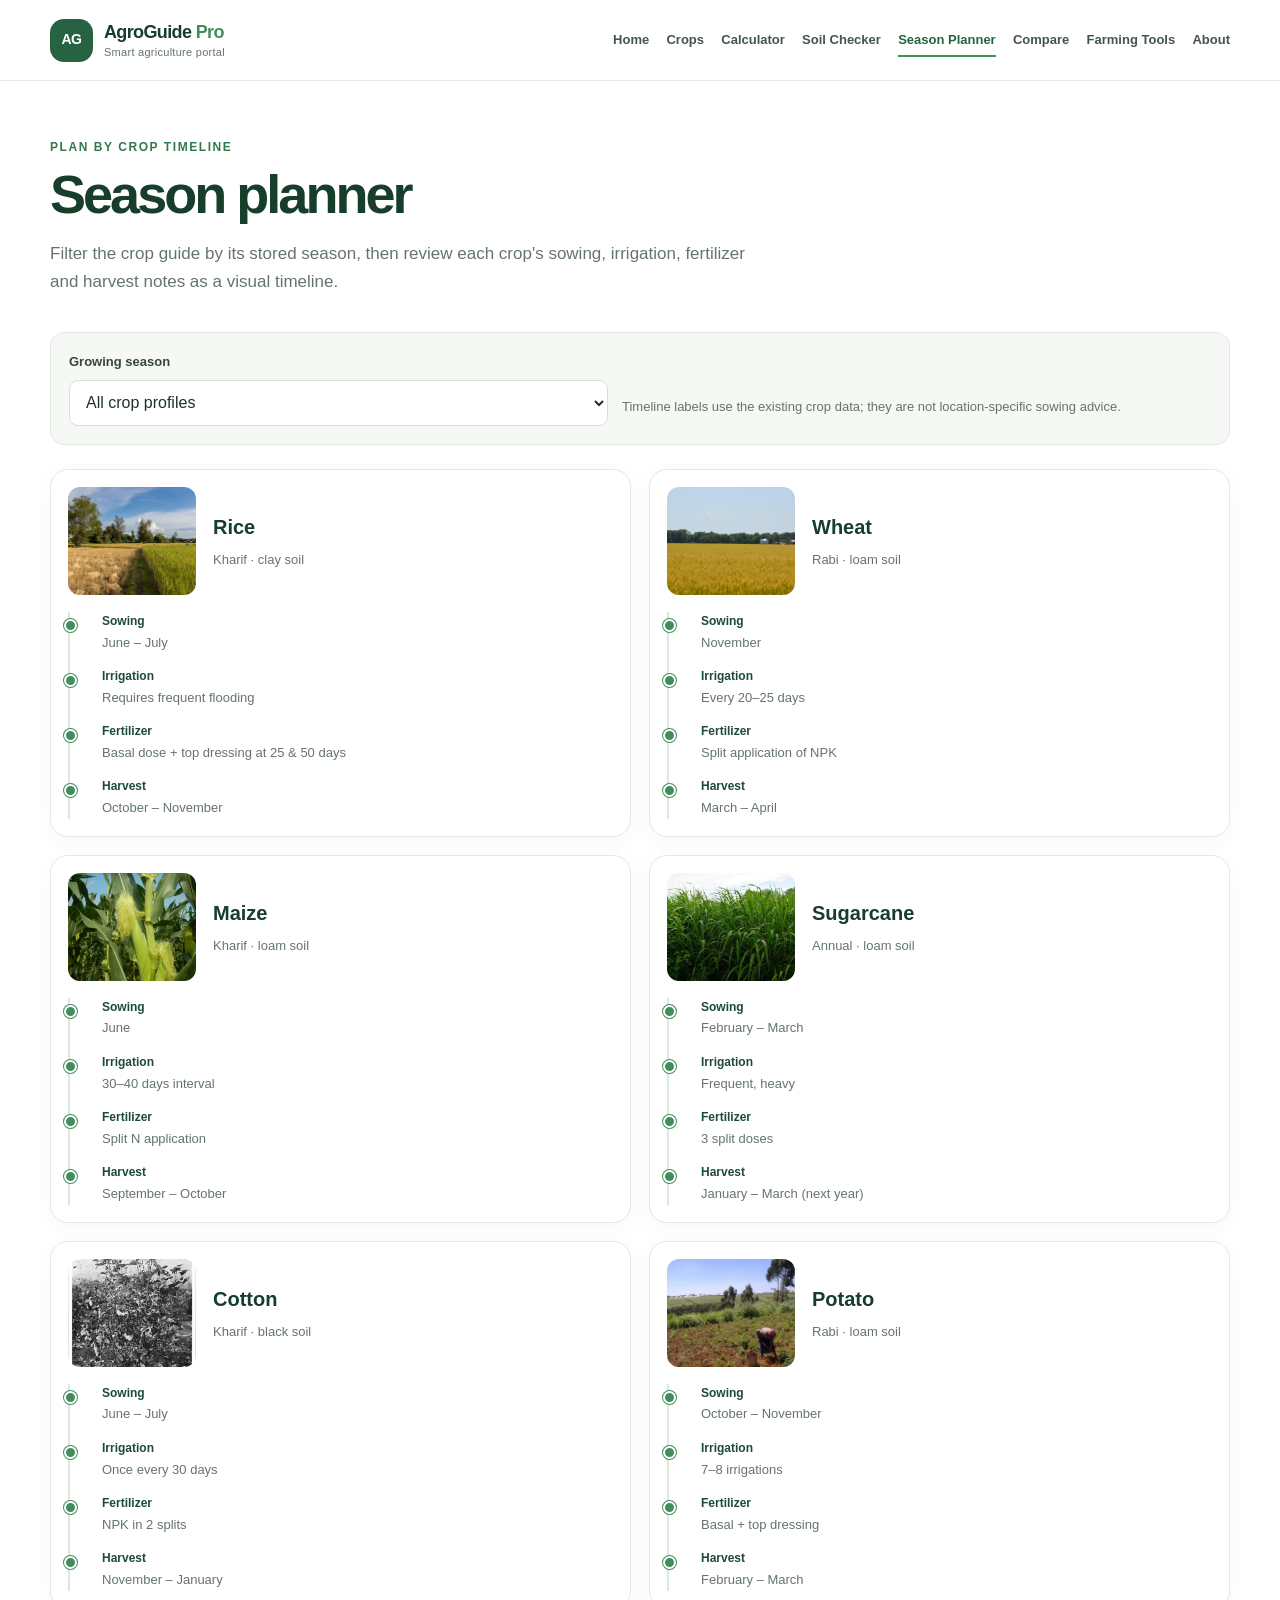
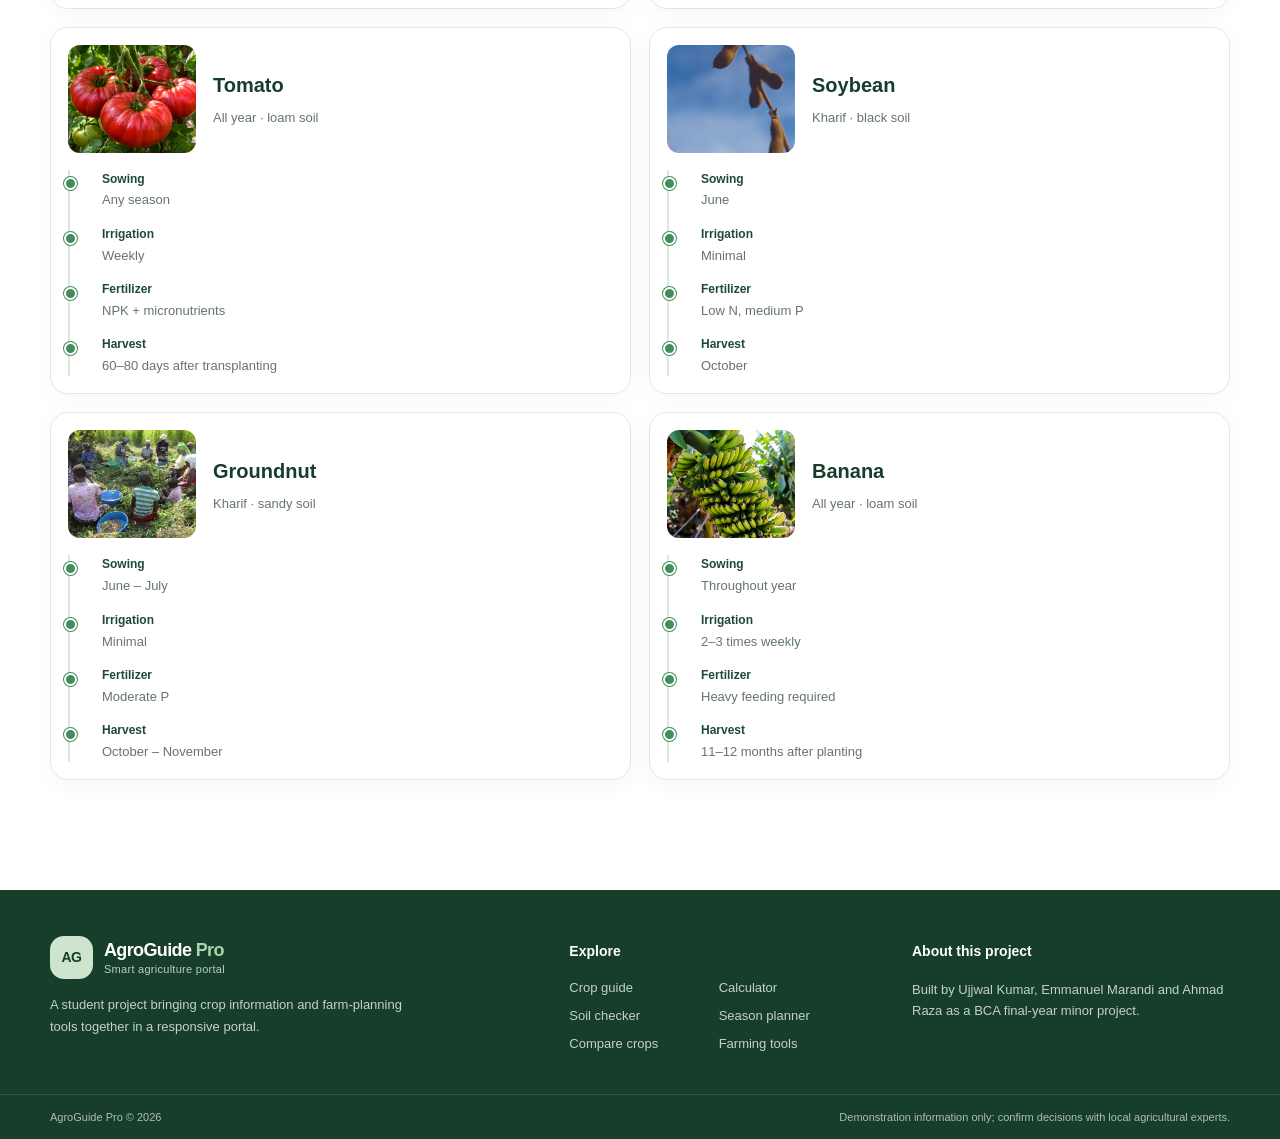
<file: season-planner.html>
<!DOCTYPE html>
<html lang="en">
<head>
  <meta charset="utf-8">
  <meta name="viewport" content="width=device-width, initial-scale=1">
  <meta name="theme-color" content="#173d2b">
  <meta name="description" content="Review crop growing seasons and farming timeline notes with AgroGuide Pro.">
  <title>Season Planner | AgroGuide Pro</title>
  <link rel="icon" type="image/svg+xml" href="favicon.svg">
  <link rel="stylesheet" href="style.css">
  <script src="script.js" defer></script>
</head>
<body>
  <header class="site-header">
    <div class="container header-inner">
      <a class="brand" href="index.html" aria-label="AgroGuide Pro home">
        <span class="brand-mark" aria-hidden="true">AG</span>
        <span class="brand-copy"><span class="brand-name">AgroGuide <span>Pro</span></span><span class="brand-tagline">Smart agriculture portal</span></span>
      </a>
      <button class="menu-toggle" type="button" aria-label="Open navigation menu" aria-expanded="false" aria-controls="mainNav">
        <svg viewBox="0 0 24 24" fill="none" stroke="currentColor" stroke-width="2" aria-hidden="true"><path d="M4 6h16M4 12h16M4 18h16"></path></svg>
      </button>
      <nav class="main-nav" id="mainNav" aria-label="Main navigation">
        <a href="index.html">Home</a><a href="crops.html">Crops</a><a href="calculator.html">Calculator</a><a href="soil-checker.html">Soil Checker</a><a href="season-planner.html" aria-current="page">Season Planner</a><a href="crop-comparison.html">Compare</a><a href="farming-tools.html">Farming Tools</a><a href="about.html">About</a>
      </nav>
    </div>
  </header>

  <main class="container page-shell">
    <section class="page-heading">
      <p class="eyebrow">Plan by crop timeline</p>
      <h1>Season planner</h1>
      <p>Filter the crop guide by its stored season, then review each crop's sowing, irrigation, fertilizer and harvest notes as a visual timeline.</p>
    </section>

    <section aria-label="Crop season timelines">
      <div class="inline-controls">
        <div class="field">
          <label for="seasonSelect">Growing season</label>
          <select id="seasonSelect">
            <option value="all">All crop profiles</option>
            <option value="kharif">Kharif</option>
            <option value="rabi">Rabi</option>
            <option value="zaid">Zaid</option>
            <option value="annual">Annual</option>
            <option value="all-year">All year</option>
          </select>
        </div>
        <p class="helper-text">Timeline labels use the existing crop data; they are not location-specific sowing advice.</p>
      </div>
      <div id="seasonGrid" class="season-grid" aria-live="polite"></div>
    </section>
  </main>

  <footer class="site-footer">
    <div class="container footer-main">
      <div class="footer-brand"><a class="brand" href="index.html" aria-label="AgroGuide Pro home"><span class="brand-mark" aria-hidden="true">AG</span><span class="brand-copy"><span class="brand-name">AgroGuide <span>Pro</span></span><span class="brand-tagline">Smart agriculture portal</span></span></a><p>A student project bringing crop information and farm-planning tools together in a responsive portal.</p></div>
      <div class="footer-col"><h2>Explore</h2><div class="footer-links"><a href="crops.html">Crop guide</a><a href="calculator.html">Calculator</a><a href="soil-checker.html">Soil checker</a><a href="season-planner.html">Season planner</a><a href="crop-comparison.html">Compare crops</a><a href="farming-tools.html">Farming tools</a></div></div>
      <div class="footer-col"><h2>About this project</h2><p>Built by Ujjwal Kumar, Emmanuel Marandi and Ahmad Raza as a BCA final-year minor project.</p></div>
    </div>
    <div class="footer-bottom"><div class="container"><p>AgroGuide Pro &copy; <span data-current-year>2026</span></p><p>Demonstration information only; confirm decisions with local agricultural experts.</p></div></div>
  </footer>

  <div class="modal" id="cropModal" aria-hidden="true">
    <div class="modal-content" role="dialog" aria-modal="true" aria-labelledby="modalHeading">
      <button class="modal-close" id="modalClose" type="button" aria-label="Close crop details">&times;</button>
      <div id="modalBody"></div>
    </div>
  </div>
</body>
</html>
</file>
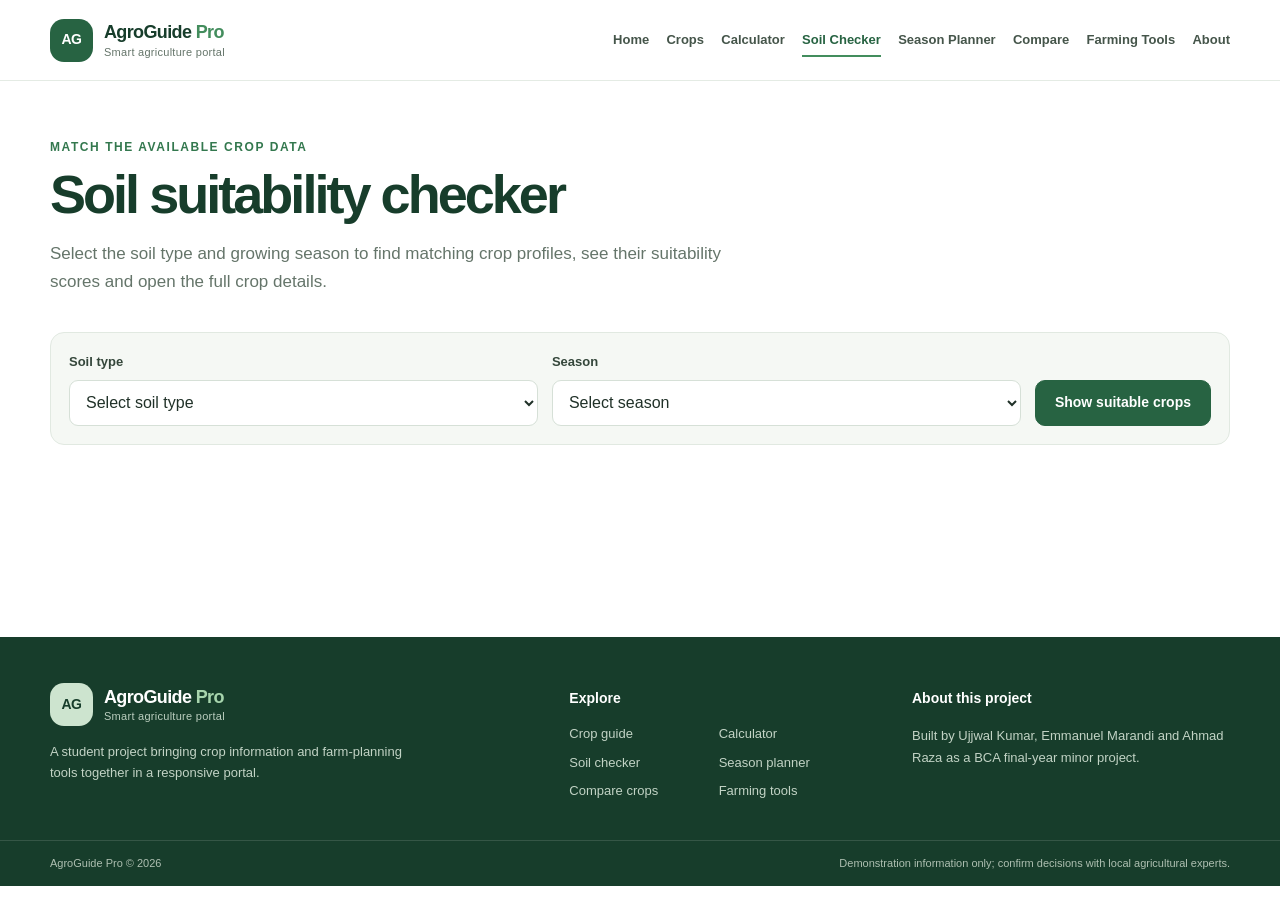
<file: soil-checker.html>
<!DOCTYPE html>
<html lang="en">
<head>
  <meta charset="utf-8">
  <meta name="viewport" content="width=device-width, initial-scale=1">
  <meta name="theme-color" content="#173d2b">
  <meta name="description" content="Check crop recommendations from AgroGuide Pro's existing soil and season data.">
  <title>Soil Suitability Checker | AgroGuide Pro</title>
  <link rel="icon" type="image/svg+xml" href="favicon.svg">
  <link rel="stylesheet" href="style.css">
  <script src="script.js" defer></script>
</head>
<body>
  <header class="site-header">
    <div class="container header-inner">
      <a class="brand" href="index.html" aria-label="AgroGuide Pro home">
        <span class="brand-mark" aria-hidden="true">AG</span>
        <span class="brand-copy"><span class="brand-name">AgroGuide <span>Pro</span></span><span class="brand-tagline">Smart agriculture portal</span></span>
      </a>
      <button class="menu-toggle" type="button" aria-label="Open navigation menu" aria-expanded="false" aria-controls="mainNav">
        <svg viewBox="0 0 24 24" fill="none" stroke="currentColor" stroke-width="2" aria-hidden="true"><path d="M4 6h16M4 12h16M4 18h16"></path></svg>
      </button>
      <nav class="main-nav" id="mainNav" aria-label="Main navigation">
        <a href="index.html">Home</a><a href="crops.html">Crops</a><a href="calculator.html">Calculator</a><a href="soil-checker.html" aria-current="page">Soil Checker</a><a href="season-planner.html">Season Planner</a><a href="crop-comparison.html">Compare</a><a href="farming-tools.html">Farming Tools</a><a href="about.html">About</a>
      </nav>
    </div>
  </header>

  <main class="container page-shell">
    <section class="page-heading">
      <p class="eyebrow">Match the available crop data</p>
      <h1>Soil suitability checker</h1>
      <p>Select the soil type and growing season to find matching crop profiles, see their suitability scores and open the full crop details.</p>
    </section>

    <section aria-labelledby="soilFormTitle">
      <h2 class="sr-only" id="soilFormTitle">Choose soil and season</h2>
      <div class="inline-controls">
        <div class="field">
          <label for="soilTypeSelect">Soil type</label>
          <select id="soilTypeSelect">
            <option value="">Select soil type</option>
          </select>
        </div>
        <div class="field">
          <label for="soilSeasonSelect">Season</label>
          <select id="soilSeasonSelect">
            <option value="">Select season</option>
            <option value="all">Any season</option>
            <option value="kharif">Kharif</option>
            <option value="rabi">Rabi</option>
            <option value="zaid">Zaid</option>
          </select>
        </div>
        <button class="btn" id="soilCheckBtn" type="button">Show suitable crops</button>
      </div>
      <div id="soilResult" class="grid" aria-live="polite"></div>
    </section>
  </main>

  <footer class="site-footer">
    <div class="container footer-main">
      <div class="footer-brand"><a class="brand" href="index.html" aria-label="AgroGuide Pro home"><span class="brand-mark" aria-hidden="true">AG</span><span class="brand-copy"><span class="brand-name">AgroGuide <span>Pro</span></span><span class="brand-tagline">Smart agriculture portal</span></span></a><p>A student project bringing crop information and farm-planning tools together in a responsive portal.</p></div>
      <div class="footer-col"><h2>Explore</h2><div class="footer-links"><a href="crops.html">Crop guide</a><a href="calculator.html">Calculator</a><a href="soil-checker.html">Soil checker</a><a href="season-planner.html">Season planner</a><a href="crop-comparison.html">Compare crops</a><a href="farming-tools.html">Farming tools</a></div></div>
      <div class="footer-col"><h2>About this project</h2><p>Built by Ujjwal Kumar, Emmanuel Marandi and Ahmad Raza as a BCA final-year minor project.</p></div>
    </div>
    <div class="footer-bottom"><div class="container"><p>AgroGuide Pro &copy; <span data-current-year>2026</span></p><p>Demonstration information only; confirm decisions with local agricultural experts.</p></div></div>
  </footer>

  <div class="modal" id="cropModal" aria-hidden="true">
    <div class="modal-content" role="dialog" aria-modal="true" aria-labelledby="modalHeading">
      <button class="modal-close" id="modalClose" type="button" aria-label="Close crop details">&times;</button>
      <div id="modalBody"></div>
    </div>
  </div>
</body>
</html>
</file>
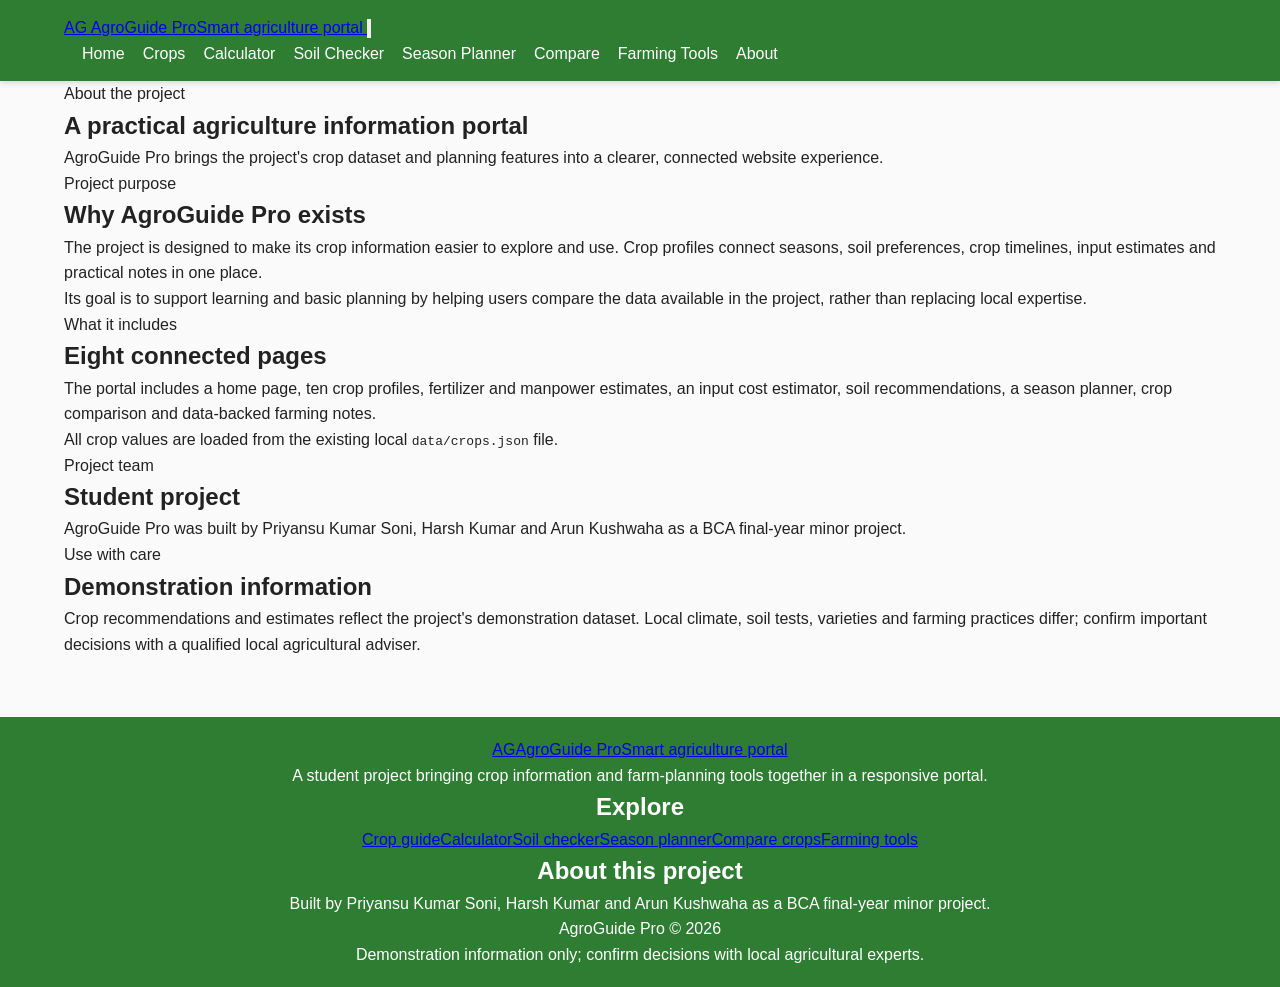
<file: AgroGuidePro_Project/about.html>
<!DOCTYPE html>
<html lang="en">
<head>
  <meta charset="utf-8">
  <meta name="viewport" content="width=device-width, initial-scale=1">
  <meta name="theme-color" content="#173d2b">
  <meta name="description" content="Learn about AgroGuide Pro, its project objectives and the agriculture features it brings together.">
  <title>About AgroGuide Pro</title>
  <link rel="icon" type="image/svg+xml" href="favicon.svg">
  <link rel="stylesheet" href="style.css">
  <script src="script.js" defer></script>
</head>
<body>
  <header class="site-header">
    <div class="container header-inner">
      <a class="brand" href="index.html" aria-label="AgroGuide Pro home">
        <span class="brand-mark" aria-hidden="true">AG</span>
        <span class="brand-copy"><span class="brand-name">AgroGuide <span>Pro</span></span><span class="brand-tagline">Smart agriculture portal</span></span>
      </a>
      <button class="menu-toggle" type="button" aria-label="Open navigation menu" aria-expanded="false" aria-controls="mainNav">
        <svg viewBox="0 0 24 24" fill="none" stroke="currentColor" stroke-width="2" aria-hidden="true"><path d="M4 6h16M4 12h16M4 18h16"></path></svg>
      </button>
      <nav class="main-nav" id="mainNav" aria-label="Main navigation">
        <a href="index.html">Home</a><a href="crops.html">Crops</a><a href="calculator.html">Calculator</a><a href="soil-checker.html">Soil Checker</a><a href="season-planner.html">Season Planner</a><a href="crop-comparison.html">Compare</a><a href="farming-tools.html">Farming Tools</a><a href="about.html" aria-current="page">About</a>
      </nav>
    </div>
  </header>

  <main class="container page-shell">
    <section class="page-heading">
      <p class="eyebrow">About the project</p>
      <h1>A practical agriculture information portal</h1>
      <p>AgroGuide Pro brings the project's crop dataset and planning features into a clearer, connected website experience.</p>
    </section>

    <div class="about-grid">
      <section class="info-panel">
        <p class="eyebrow">Project purpose</p>
        <h2>Why AgroGuide Pro exists</h2>
        <p>The project is designed to make its crop information easier to explore and use. Crop profiles connect seasons, soil preferences, crop timelines, input estimates and practical notes in one place.</p>
        <p>Its goal is to support learning and basic planning by helping users compare the data available in the project, rather than replacing local expertise.</p>
      </section>
      <section class="info-panel">
        <p class="eyebrow">What it includes</p>
        <h2>Eight connected pages</h2>
        <p>The portal includes a home page, ten crop profiles, fertilizer and manpower estimates, an input cost estimator, soil recommendations, a season planner, crop comparison and data-backed farming notes.</p>
        <p>All crop values are loaded from the existing local <code>data/crops.json</code> file.</p>
      </section>
      <section class="info-panel">
        <p class="eyebrow">Project team</p>
        <h2>Student project</h2>
        <p>AgroGuide Pro was built by Priyansu Kumar Soni, Harsh Kumar and Arun Kushwaha as a BCA final-year minor project.</p>
      </section>
      <section class="info-panel">
        <p class="eyebrow">Use with care</p>
        <h2>Demonstration information</h2>
        <p>Crop recommendations and estimates reflect the project's demonstration dataset. Local climate, soil tests, varieties and farming practices differ; confirm important decisions with a qualified local agricultural adviser.</p>
      </section>
    </div>
  </main>

  <footer class="site-footer">
    <div class="container footer-main">
      <div class="footer-brand"><a class="brand" href="index.html" aria-label="AgroGuide Pro home"><span class="brand-mark" aria-hidden="true">AG</span><span class="brand-copy"><span class="brand-name">AgroGuide <span>Pro</span></span><span class="brand-tagline">Smart agriculture portal</span></span></a><p>A student project bringing crop information and farm-planning tools together in a responsive portal.</p></div>
      <div class="footer-col"><h2>Explore</h2><div class="footer-links"><a href="crops.html">Crop guide</a><a href="calculator.html">Calculator</a><a href="soil-checker.html">Soil checker</a><a href="season-planner.html">Season planner</a><a href="crop-comparison.html">Compare crops</a><a href="farming-tools.html">Farming tools</a></div></div>
      <div class="footer-col"><h2>About this project</h2><p>Built by Priyansu Kumar Soni, Harsh Kumar and Arun Kushwaha as a BCA final-year minor project.</p></div>
    </div>
    <div class="footer-bottom"><div class="container"><p>AgroGuide Pro &copy; <span data-current-year>2026</span></p><p>Demonstration information only; confirm decisions with local agricultural experts.</p></div></div>
  </footer>

  <div class="modal" id="cropModal" aria-hidden="true">
    <div class="modal-content" role="dialog" aria-modal="true" aria-labelledby="modalHeading">
      <button class="modal-close" id="modalClose" type="button" aria-label="Close crop details">&times;</button>
      <div id="modalBody"></div>
    </div>
  </div>
</body>
</html>
</file>
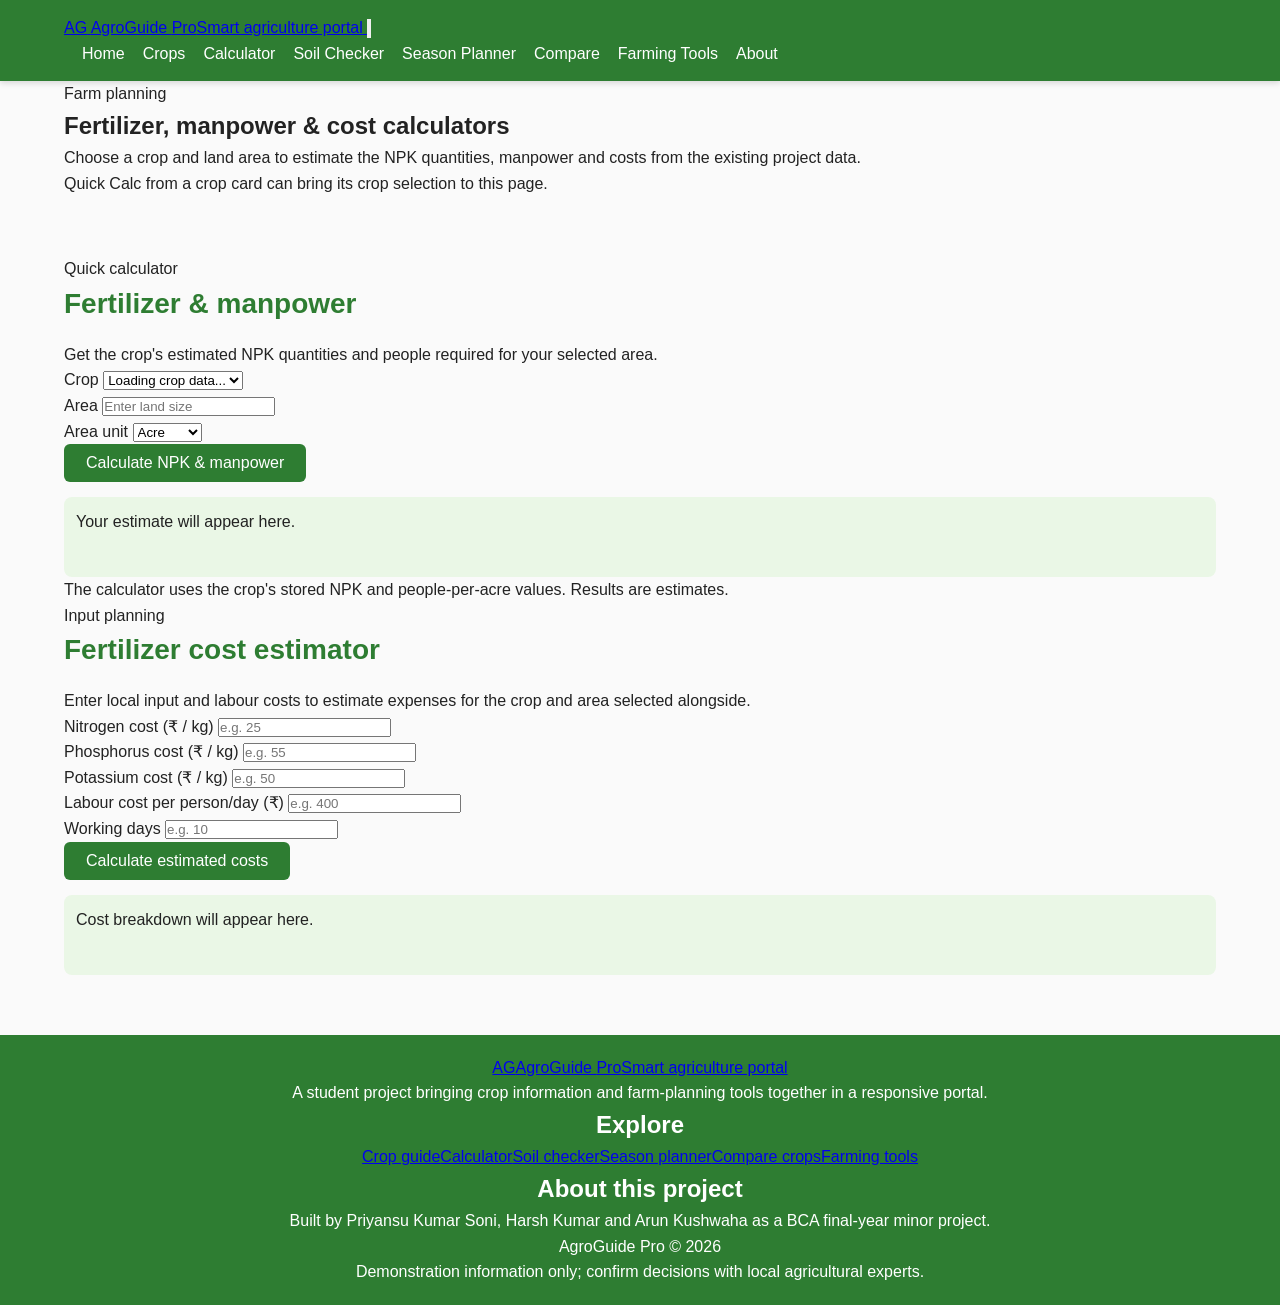
<file: AgroGuidePro_Project/calculator.html>
<!DOCTYPE html>
<html lang="en">
<head>
  <meta charset="utf-8">
  <meta name="viewport" content="width=device-width, initial-scale=1">
  <meta name="theme-color" content="#173d2b">
  <meta name="description" content="Estimate crop fertilizer quantities, manpower and input costs with AgroGuide Pro.">
  <title>Farm Calculators | AgroGuide Pro</title>
  <link rel="icon" type="image/svg+xml" href="favicon.svg">
  <link rel="stylesheet" href="style.css">
  <script src="script.js" defer></script>
</head>
<body>
  <header class="site-header">
    <div class="container header-inner">
      <a class="brand" href="index.html" aria-label="AgroGuide Pro home">
        <span class="brand-mark" aria-hidden="true">AG</span>
        <span class="brand-copy"><span class="brand-name">AgroGuide <span>Pro</span></span><span class="brand-tagline">Smart agriculture portal</span></span>
      </a>
      <button class="menu-toggle" type="button" aria-label="Open navigation menu" aria-expanded="false" aria-controls="mainNav">
        <svg viewBox="0 0 24 24" fill="none" stroke="currentColor" stroke-width="2" aria-hidden="true"><path d="M4 6h16M4 12h16M4 18h16"></path></svg>
      </button>
      <nav class="main-nav" id="mainNav" aria-label="Main navigation">
        <a href="index.html">Home</a><a href="crops.html">Crops</a><a href="calculator.html" aria-current="page">Calculator</a><a href="soil-checker.html">Soil Checker</a><a href="season-planner.html">Season Planner</a><a href="crop-comparison.html">Compare</a><a href="farming-tools.html">Farming Tools</a><a href="about.html">About</a>
      </nav>
    </div>
  </header>

  <main class="container page-shell">
    <section class="page-heading">
      <p class="eyebrow">Farm planning</p>
      <h1>Fertilizer, manpower &amp; cost calculators</h1>
      <p>Choose a crop and land area to estimate the NPK quantities, manpower and costs from the existing project data.</p>
    </section>

    <p class="notice" id="quickCalcNotice" aria-live="polite">Quick Calc from a crop card can bring its crop selection to this page.</p>

    <div class="calculator-grid section">
      <section class="form-panel" aria-labelledby="npkTitle">
        <p class="eyebrow">Quick calculator</p>
        <h2 id="npkTitle">Fertilizer &amp; manpower</h2>
        <p>Get the crop's estimated NPK quantities and people required for your selected area.</p>
        <div class="form-fields">
          <div class="field field-wide">
            <label for="calcCrop">Crop</label>
            <select id="calcCrop" required><option value="">Loading crop data...</option></select>
          </div>
          <div class="field">
            <label for="calcArea">Area</label>
            <input id="calcArea" type="number" placeholder="Enter land size" min="0.1" step="0.1" inputmode="decimal">
          </div>
          <div class="field">
            <label for="calcUnit">Area unit</label>
            <select id="calcUnit">
              <option value="acre">Acre</option>
              <option value="hectare">Hectare</option>
            </select>
          </div>
        </div>
        <button id="calcBtn" class="btn" type="button">Calculate NPK &amp; manpower</button>
        <div id="calcResult" class="result" aria-live="polite">Your estimate will appear here.</div>
        <p class="helper-text">The calculator uses the crop's stored NPK and people-per-acre values. Results are estimates.</p>
      </section>

      <section class="form-panel" aria-labelledby="costTitle">
        <p class="eyebrow">Input planning</p>
        <h2 id="costTitle">Fertilizer cost estimator</h2>
        <p>Enter local input and labour costs to estimate expenses for the crop and area selected alongside.</p>
        <div class="form-fields">
          <div class="field">
            <label for="costN">Nitrogen cost (₹ / kg)</label>
            <input type="number" id="costN" placeholder="e.g. 25" min="0" step="0.01" inputmode="decimal">
          </div>
          <div class="field">
            <label for="costP">Phosphorus cost (₹ / kg)</label>
            <input type="number" id="costP" placeholder="e.g. 55" min="0" step="0.01" inputmode="decimal">
          </div>
          <div class="field">
            <label for="costK">Potassium cost (₹ / kg)</label>
            <input type="number" id="costK" placeholder="e.g. 50" min="0" step="0.01" inputmode="decimal">
          </div>
          <div class="field">
            <label for="labourCost">Labour cost per person/day (₹)</label>
            <input type="number" id="labourCost" placeholder="e.g. 400" min="0" step="0.01" inputmode="decimal">
          </div>
          <div class="field field-wide">
            <label for="labourDays">Working days</label>
            <input type="number" id="labourDays" placeholder="e.g. 10" min="0" step="1" inputmode="numeric">
          </div>
        </div>
        <button id="costCalcBtn" class="btn" type="button">Calculate estimated costs</button>
        <div id="costResult" class="result" aria-live="polite">Cost breakdown will appear here.</div>
      </section>
    </div>
  </main>

  <footer class="site-footer">
    <div class="container footer-main">
      <div class="footer-brand"><a class="brand" href="index.html" aria-label="AgroGuide Pro home"><span class="brand-mark" aria-hidden="true">AG</span><span class="brand-copy"><span class="brand-name">AgroGuide <span>Pro</span></span><span class="brand-tagline">Smart agriculture portal</span></span></a><p>A student project bringing crop information and farm-planning tools together in a responsive portal.</p></div>
      <div class="footer-col"><h2>Explore</h2><div class="footer-links"><a href="crops.html">Crop guide</a><a href="calculator.html">Calculator</a><a href="soil-checker.html">Soil checker</a><a href="season-planner.html">Season planner</a><a href="crop-comparison.html">Compare crops</a><a href="farming-tools.html">Farming tools</a></div></div>
      <div class="footer-col"><h2>About this project</h2><p>Built by Priyansu Kumar Soni, Harsh Kumar and Arun Kushwaha as a BCA final-year minor project.</p></div>
    </div>
    <div class="footer-bottom"><div class="container"><p>AgroGuide Pro &copy; <span data-current-year>2026</span></p><p>Demonstration information only; confirm decisions with local agricultural experts.</p></div></div>
  </footer>

  <div class="modal" id="cropModal" aria-hidden="true">
    <div class="modal-content" role="dialog" aria-modal="true" aria-labelledby="modalHeading">
      <button class="modal-close" id="modalClose" type="button" aria-label="Close crop details">&times;</button>
      <div id="modalBody"></div>
    </div>
  </div>
</body>
</html>
</file>
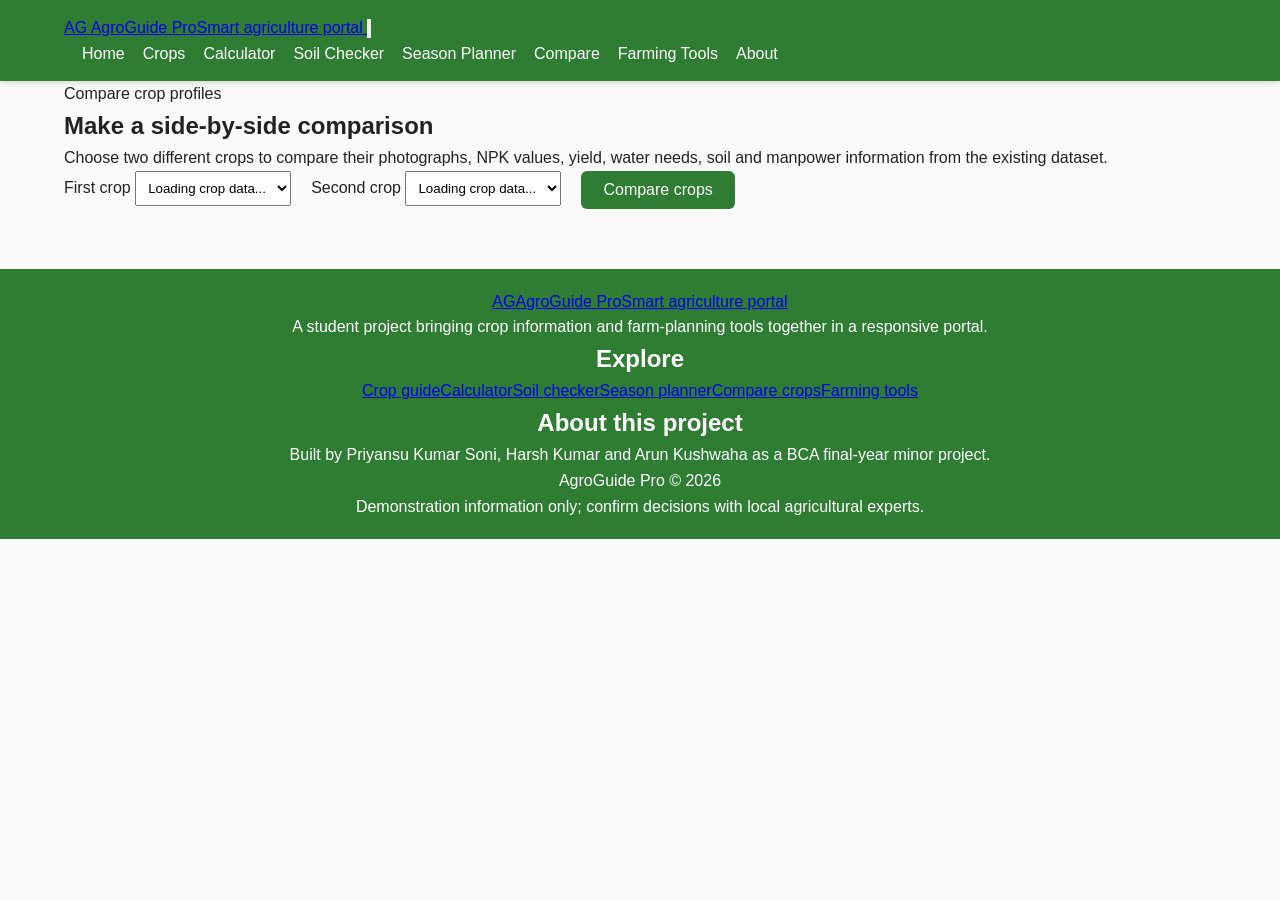
<file: AgroGuidePro_Project/crop-comparison.html>
<!DOCTYPE html>
<html lang="en">
<head>
  <meta charset="utf-8">
  <meta name="viewport" content="width=device-width, initial-scale=1">
  <meta name="theme-color" content="#173d2b">
  <meta name="description" content="Compare two crop profiles, photographs, fertilizer data, yields and water needs.">
  <title>Crop Comparison | AgroGuide Pro</title>
  <link rel="icon" type="image/svg+xml" href="favicon.svg">
  <link rel="stylesheet" href="style.css">
  <script src="script.js" defer></script>
</head>
<body>
  <header class="site-header">
    <div class="container header-inner">
      <a class="brand" href="index.html" aria-label="AgroGuide Pro home">
        <span class="brand-mark" aria-hidden="true">AG</span>
        <span class="brand-copy"><span class="brand-name">AgroGuide <span>Pro</span></span><span class="brand-tagline">Smart agriculture portal</span></span>
      </a>
      <button class="menu-toggle" type="button" aria-label="Open navigation menu" aria-expanded="false" aria-controls="mainNav">
        <svg viewBox="0 0 24 24" fill="none" stroke="currentColor" stroke-width="2" aria-hidden="true"><path d="M4 6h16M4 12h16M4 18h16"></path></svg>
      </button>
      <nav class="main-nav" id="mainNav" aria-label="Main navigation">
        <a href="index.html">Home</a><a href="crops.html">Crops</a><a href="calculator.html">Calculator</a><a href="soil-checker.html">Soil Checker</a><a href="season-planner.html">Season Planner</a><a href="crop-comparison.html" aria-current="page">Compare</a><a href="farming-tools.html">Farming Tools</a><a href="about.html">About</a>
      </nav>
    </div>
  </header>

  <main class="container page-shell">
    <section class="page-heading">
      <p class="eyebrow">Compare crop profiles</p>
      <h1>Make a side-by-side comparison</h1>
      <p>Choose two different crops to compare their photographs, NPK values, yield, water needs, soil and manpower information from the existing dataset.</p>
    </section>

    <section aria-label="Choose crops to compare">
      <div class="compare-controls">
        <div class="field">
          <label for="compare1">First crop</label>
          <select id="compare1"><option value="">Loading crop data...</option></select>
        </div>
        <div class="field">
          <label for="compare2">Second crop</label>
          <select id="compare2"><option value="">Loading crop data...</option></select>
        </div>
        <button class="btn" id="compareBtn" type="button">Compare crops</button>
      </div>
      <div id="comparisonResult" aria-live="polite"></div>
    </section>
  </main>

  <footer class="site-footer">
    <div class="container footer-main">
      <div class="footer-brand"><a class="brand" href="index.html" aria-label="AgroGuide Pro home"><span class="brand-mark" aria-hidden="true">AG</span><span class="brand-copy"><span class="brand-name">AgroGuide <span>Pro</span></span><span class="brand-tagline">Smart agriculture portal</span></span></a><p>A student project bringing crop information and farm-planning tools together in a responsive portal.</p></div>
      <div class="footer-col"><h2>Explore</h2><div class="footer-links"><a href="crops.html">Crop guide</a><a href="calculator.html">Calculator</a><a href="soil-checker.html">Soil checker</a><a href="season-planner.html">Season planner</a><a href="crop-comparison.html">Compare crops</a><a href="farming-tools.html">Farming tools</a></div></div>
      <div class="footer-col"><h2>About this project</h2><p>Built by Priyansu Kumar Soni, Harsh Kumar and Arun Kushwaha as a BCA final-year minor project.</p></div>
    </div>
    <div class="footer-bottom"><div class="container"><p>AgroGuide Pro &copy; <span data-current-year>2026</span></p><p>Demonstration information only; confirm decisions with local agricultural experts.</p></div></div>
  </footer>

  <div class="modal" id="cropModal" aria-hidden="true">
    <div class="modal-content" role="dialog" aria-modal="true" aria-labelledby="modalHeading">
      <button class="modal-close" id="modalClose" type="button" aria-label="Close crop details">&times;</button>
      <div id="modalBody"></div>
    </div>
  </div>
</body>
</html>
</file>
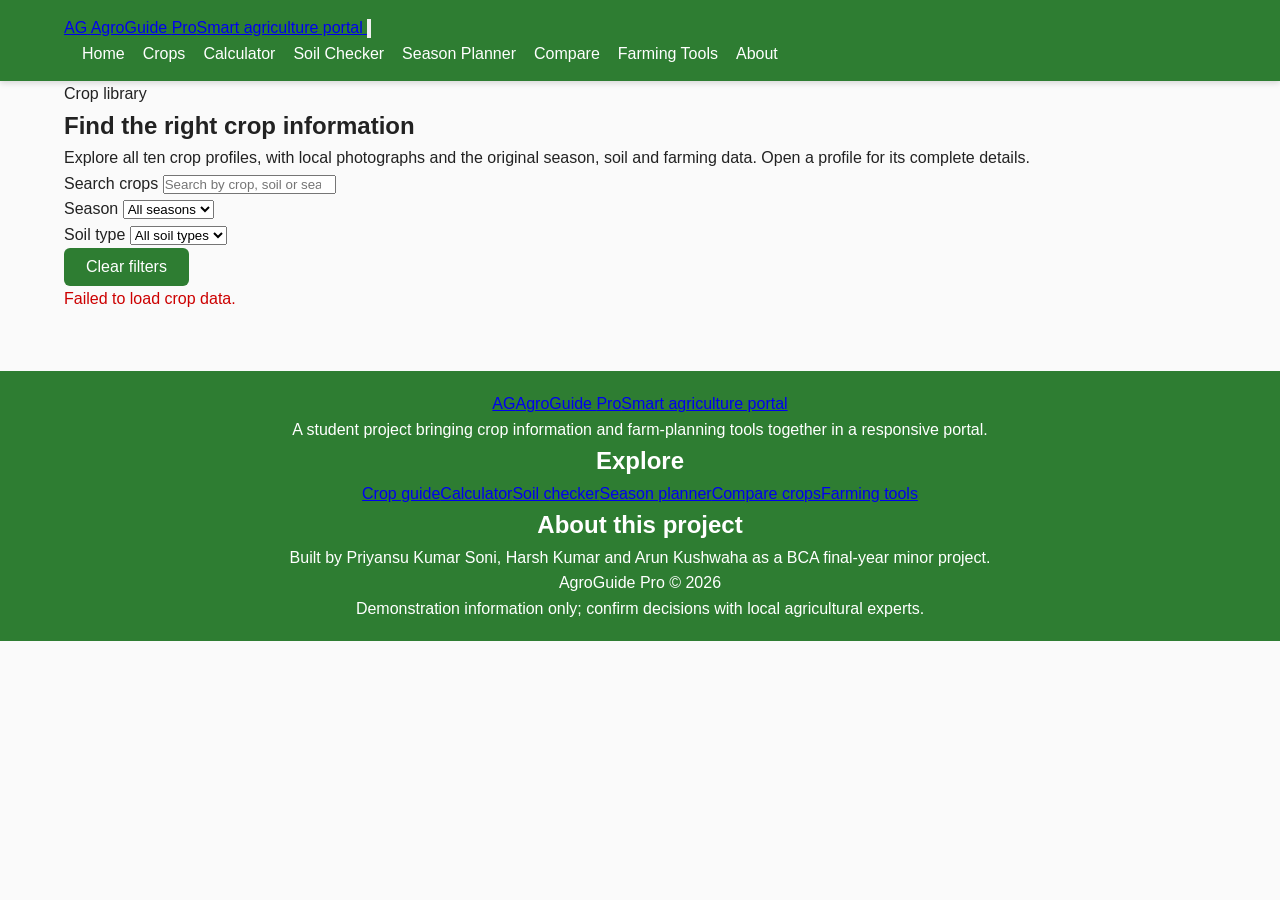
<file: AgroGuidePro_Project/crops.html>
<!DOCTYPE html>
<html lang="en">
<head>
  <meta charset="utf-8">
  <meta name="viewport" content="width=device-width, initial-scale=1">
  <meta name="theme-color" content="#173d2b">
  <meta name="description" content="Search AgroGuide Pro's ten crop profiles, photographs, seasons and soil details.">
  <title>Crop Guide | AgroGuide Pro</title>
  <link rel="icon" type="image/svg+xml" href="favicon.svg">
  <link rel="stylesheet" href="style.css">
  <script src="script.js" defer></script>
</head>
<body>
  <header class="site-header">
    <div class="container header-inner">
      <a class="brand" href="index.html" aria-label="AgroGuide Pro home">
        <span class="brand-mark" aria-hidden="true">AG</span>
        <span class="brand-copy"><span class="brand-name">AgroGuide <span>Pro</span></span><span class="brand-tagline">Smart agriculture portal</span></span>
      </a>
      <button class="menu-toggle" type="button" aria-label="Open navigation menu" aria-expanded="false" aria-controls="mainNav">
        <svg viewBox="0 0 24 24" fill="none" stroke="currentColor" stroke-width="2" aria-hidden="true"><path d="M4 6h16M4 12h16M4 18h16"></path></svg>
      </button>
      <nav class="main-nav" id="mainNav" aria-label="Main navigation">
        <a href="index.html">Home</a><a href="crops.html" aria-current="page">Crops</a><a href="calculator.html">Calculator</a><a href="soil-checker.html">Soil Checker</a><a href="season-planner.html">Season Planner</a><a href="crop-comparison.html">Compare</a><a href="farming-tools.html">Farming Tools</a><a href="about.html">About</a>
      </nav>
    </div>
  </header>

  <main class="container page-shell">
    <section class="page-heading">
      <p class="eyebrow">Crop library</p>
      <h1>Find the right crop information</h1>
      <p>Explore all ten crop profiles, with local photographs and the original season, soil and farming data. Open a profile for its complete details.</p>
    </section>

    <section aria-label="Search and filter crops">
      <div class="filters-panel">
        <div class="field">
          <label for="cropSearch">Search crops</label>
          <input id="cropSearch" type="search" placeholder="Search by crop, soil or season" autocomplete="off">
        </div>
        <div class="field">
          <label for="cropSeasonFilter">Season</label>
          <select id="cropSeasonFilter">
            <option value="all">All seasons</option>
          </select>
        </div>
        <div class="field">
          <label for="cropSoilFilter">Soil type</label>
          <select id="cropSoilFilter">
            <option value="all">All soil types</option>
          </select>
        </div>
        <button class="btn btn-secondary" id="clearCropFilters" type="button">Clear filters</button>
      </div>
      <p class="helper-text" id="cropCount" aria-live="polite"></p>
      <div id="cropGrid" class="grid" aria-live="polite"></div>
    </section>
  </main>

  <footer class="site-footer">
    <div class="container footer-main">
      <div class="footer-brand"><a class="brand" href="index.html" aria-label="AgroGuide Pro home"><span class="brand-mark" aria-hidden="true">AG</span><span class="brand-copy"><span class="brand-name">AgroGuide <span>Pro</span></span><span class="brand-tagline">Smart agriculture portal</span></span></a><p>A student project bringing crop information and farm-planning tools together in a responsive portal.</p></div>
      <div class="footer-col"><h2>Explore</h2><div class="footer-links"><a href="crops.html">Crop guide</a><a href="calculator.html">Calculator</a><a href="soil-checker.html">Soil checker</a><a href="season-planner.html">Season planner</a><a href="crop-comparison.html">Compare crops</a><a href="farming-tools.html">Farming tools</a></div></div>
      <div class="footer-col"><h2>About this project</h2><p>Built by Priyansu Kumar Soni, Harsh Kumar and Arun Kushwaha as a BCA final-year minor project.</p></div>
    </div>
    <div class="footer-bottom"><div class="container"><p>AgroGuide Pro &copy; <span data-current-year>2026</span></p><p>Demonstration information only; confirm decisions with local agricultural experts.</p></div></div>
  </footer>

  <div class="modal" id="cropModal" aria-hidden="true">
    <div class="modal-content" role="dialog" aria-modal="true" aria-labelledby="modalHeading">
      <button class="modal-close" id="modalClose" type="button" aria-label="Close crop details">&times;</button>
      <div id="modalBody"></div>
    </div>
  </div>
</body>
</html>
</file>
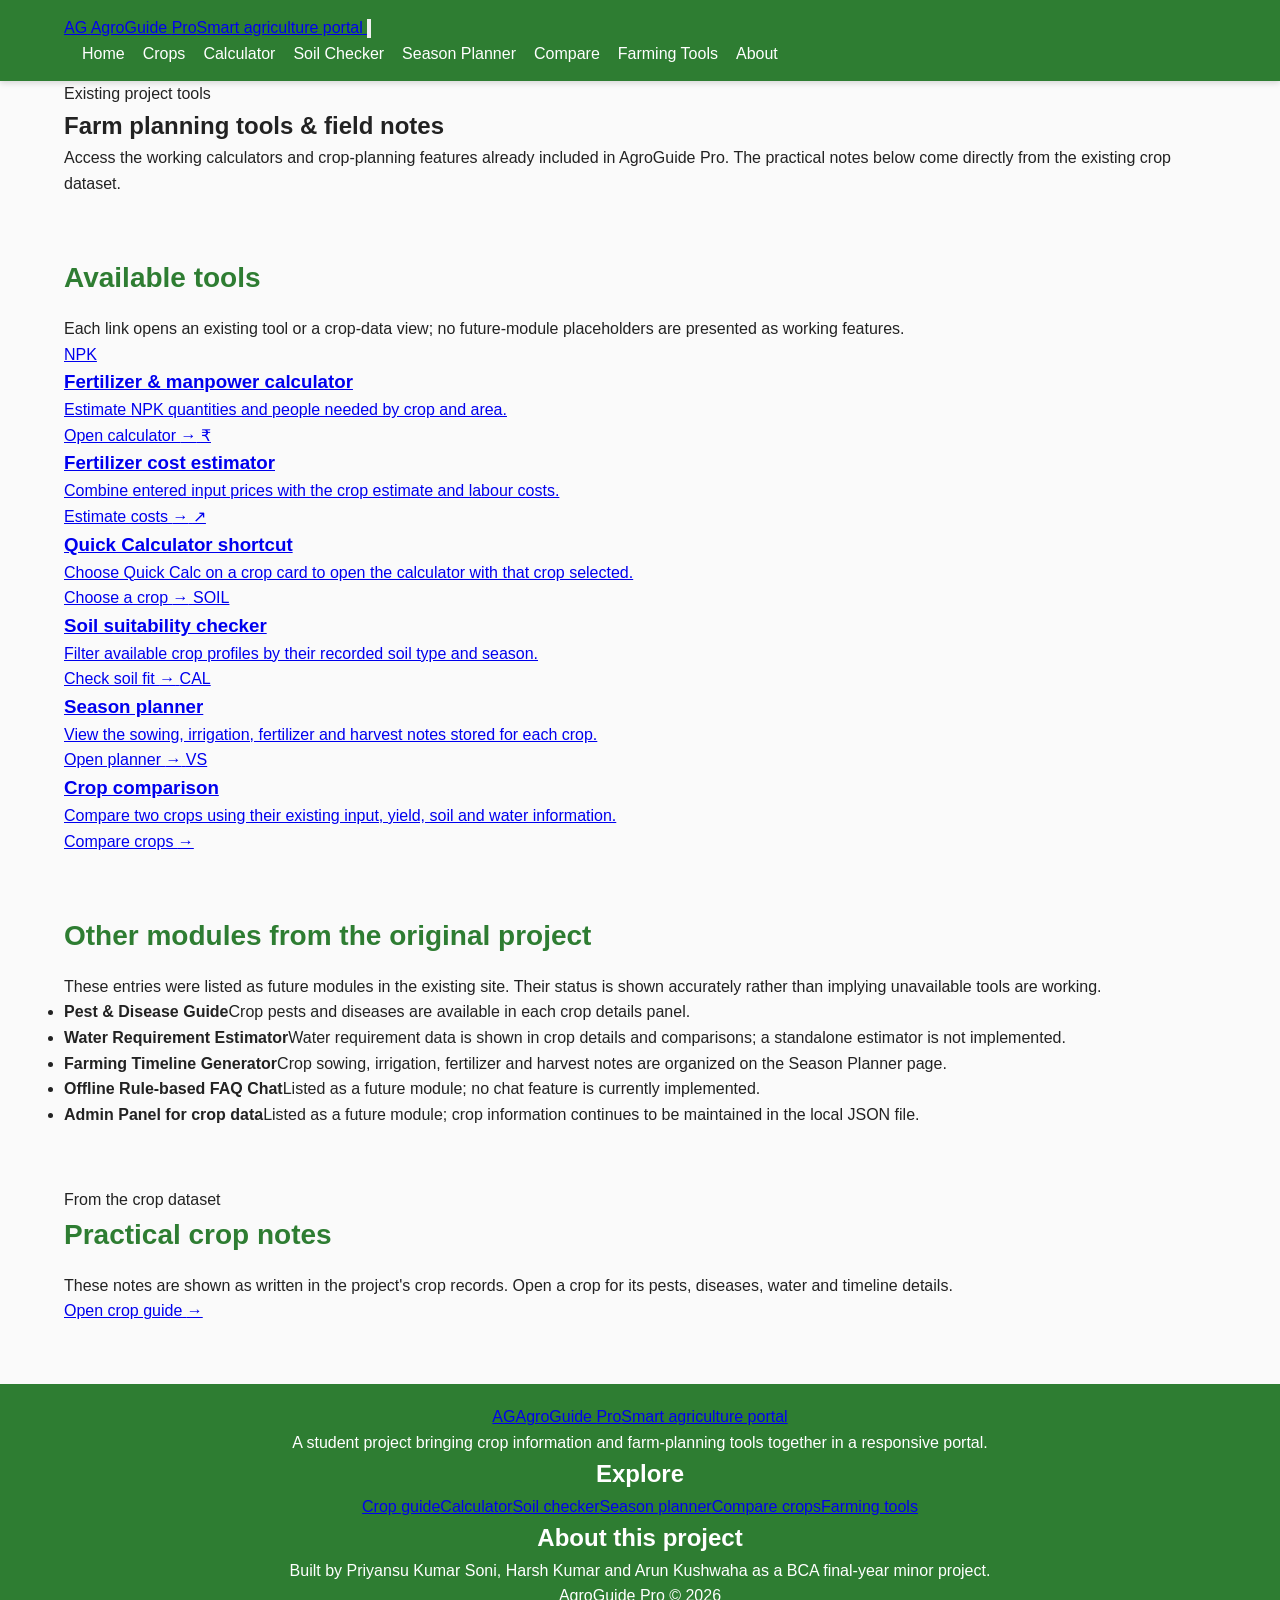
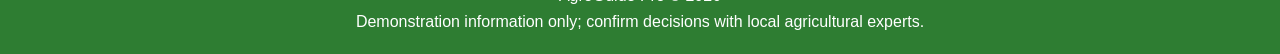
<file: AgroGuidePro_Project/farming-tools.html>
<!DOCTYPE html>
<html lang="en">
<head>
  <meta charset="utf-8">
  <meta name="viewport" content="width=device-width, initial-scale=1">
  <meta name="theme-color" content="#173d2b">
  <meta name="description" content="Open the available AgroGuide Pro crop planning, calculator and comparison tools.">
  <title>Farming Tools | AgroGuide Pro</title>
  <link rel="icon" type="image/svg+xml" href="favicon.svg">
  <link rel="stylesheet" href="style.css">
  <script src="script.js" defer></script>
</head>
<body>
  <header class="site-header">
    <div class="container header-inner">
      <a class="brand" href="index.html" aria-label="AgroGuide Pro home">
        <span class="brand-mark" aria-hidden="true">AG</span>
        <span class="brand-copy"><span class="brand-name">AgroGuide <span>Pro</span></span><span class="brand-tagline">Smart agriculture portal</span></span>
      </a>
      <button class="menu-toggle" type="button" aria-label="Open navigation menu" aria-expanded="false" aria-controls="mainNav">
        <svg viewBox="0 0 24 24" fill="none" stroke="currentColor" stroke-width="2" aria-hidden="true"><path d="M4 6h16M4 12h16M4 18h16"></path></svg>
      </button>
      <nav class="main-nav" id="mainNav" aria-label="Main navigation">
        <a href="index.html">Home</a><a href="crops.html">Crops</a><a href="calculator.html">Calculator</a><a href="soil-checker.html">Soil Checker</a><a href="season-planner.html">Season Planner</a><a href="crop-comparison.html">Compare</a><a href="farming-tools.html" aria-current="page">Farming Tools</a><a href="about.html">About</a>
      </nav>
    </div>
  </header>

  <main class="container page-shell">
    <section class="page-heading">
      <p class="eyebrow">Existing project tools</p>
      <h1>Farm planning tools &amp; field notes</h1>
      <p>Access the working calculators and crop-planning features already included in AgroGuide Pro. The practical notes below come directly from the existing crop dataset.</p>
    </section>

    <section class="section" aria-labelledby="toolsTitle">
      <div class="section-heading">
        <div>
          <h2 id="toolsTitle">Available tools</h2>
          <p>Each link opens an existing tool or a crop-data view; no future-module placeholders are presented as working features.</p>
        </div>
      </div>
      <div class="tool-grid">
        <a class="tool-card" href="calculator.html">
          <span class="feature-icon" aria-hidden="true">NPK</span>
          <h3>Fertilizer &amp; manpower calculator</h3>
          <p>Estimate NPK quantities and people needed by crop and area.</p>
          <span class="text-link">Open calculator <span aria-hidden="true">&rarr;</span></span>
        </a>
        <a class="tool-card" href="calculator.html">
          <span class="feature-icon" aria-hidden="true">₹</span>
          <h3>Fertilizer cost estimator</h3>
          <p>Combine entered input prices with the crop estimate and labour costs.</p>
          <span class="text-link">Estimate costs <span aria-hidden="true">&rarr;</span></span>
        </a>
        <a class="tool-card" href="crops.html">
          <span class="feature-icon" aria-hidden="true">↗</span>
          <h3>Quick Calculator shortcut</h3>
          <p>Choose Quick Calc on a crop card to open the calculator with that crop selected.</p>
          <span class="text-link">Choose a crop <span aria-hidden="true">&rarr;</span></span>
        </a>
        <a class="tool-card" href="soil-checker.html">
          <span class="feature-icon" aria-hidden="true">SOIL</span>
          <h3>Soil suitability checker</h3>
          <p>Filter available crop profiles by their recorded soil type and season.</p>
          <span class="text-link">Check soil fit <span aria-hidden="true">&rarr;</span></span>
        </a>
        <a class="tool-card" href="season-planner.html">
          <span class="feature-icon" aria-hidden="true">CAL</span>
          <h3>Season planner</h3>
          <p>View the sowing, irrigation, fertilizer and harvest notes stored for each crop.</p>
          <span class="text-link">Open planner <span aria-hidden="true">&rarr;</span></span>
        </a>
        <a class="tool-card" href="crop-comparison.html">
          <span class="feature-icon" aria-hidden="true">VS</span>
          <h3>Crop comparison</h3>
          <p>Compare two crops using their existing input, yield, soil and water information.</p>
          <span class="text-link">Compare crops <span aria-hidden="true">&rarr;</span></span>
        </a>
      </div>
    </section>

    <section class="section" aria-labelledby="moduleStatusTitle">
      <div class="section-heading">
        <div>
          <h2 id="moduleStatusTitle">Other modules from the original project</h2>
          <p>These entries were listed as future modules in the existing site. Their status is shown accurately rather than implying unavailable tools are working.</p>
        </div>
      </div>
      <ul class="module-list">
        <li><strong>Pest &amp; Disease Guide</strong><span>Crop pests and diseases are available in each crop details panel.</span></li>
        <li><strong>Water Requirement Estimator</strong><span>Water requirement data is shown in crop details and comparisons; a standalone estimator is not implemented.</span></li>
        <li><strong>Farming Timeline Generator</strong><span>Crop sowing, irrigation, fertilizer and harvest notes are organized on the Season Planner page.</span></li>
        <li><strong>Offline Rule-based FAQ Chat</strong><span>Listed as a future module; no chat feature is currently implemented.</span></li>
        <li><strong>Admin Panel for crop data</strong><span>Listed as a future module; crop information continues to be maintained in the local JSON file.</span></li>
      </ul>
    </section>

    <section class="section" aria-labelledby="tipsTitle">
      <div class="section-heading">
        <div>
          <p class="eyebrow">From the crop dataset</p>
          <h2 id="tipsTitle">Practical crop notes</h2>
          <p>These notes are shown as written in the project's crop records. Open a crop for its pests, diseases, water and timeline details.</p>
        </div>
        <a class="text-link" href="crops.html">Open crop guide <span aria-hidden="true">&rarr;</span></a>
      </div>
      <div id="tipGrid" class="tip-grid" aria-live="polite"></div>
    </section>
  </main>

  <footer class="site-footer">
    <div class="container footer-main">
      <div class="footer-brand"><a class="brand" href="index.html" aria-label="AgroGuide Pro home"><span class="brand-mark" aria-hidden="true">AG</span><span class="brand-copy"><span class="brand-name">AgroGuide <span>Pro</span></span><span class="brand-tagline">Smart agriculture portal</span></span></a><p>A student project bringing crop information and farm-planning tools together in a responsive portal.</p></div>
      <div class="footer-col"><h2>Explore</h2><div class="footer-links"><a href="crops.html">Crop guide</a><a href="calculator.html">Calculator</a><a href="soil-checker.html">Soil checker</a><a href="season-planner.html">Season planner</a><a href="crop-comparison.html">Compare crops</a><a href="farming-tools.html">Farming tools</a></div></div>
      <div class="footer-col"><h2>About this project</h2><p>Built by Priyansu Kumar Soni, Harsh Kumar and Arun Kushwaha as a BCA final-year minor project.</p></div>
    </div>
    <div class="footer-bottom"><div class="container"><p>AgroGuide Pro &copy; <span data-current-year>2026</span></p><p>Demonstration information only; confirm decisions with local agricultural experts.</p></div></div>
  </footer>

  <div class="modal" id="cropModal" aria-hidden="true">
    <div class="modal-content" role="dialog" aria-modal="true" aria-labelledby="modalHeading">
      <button class="modal-close" id="modalClose" type="button" aria-label="Close crop details">&times;</button>
      <div id="modalBody"></div>
    </div>
  </div>
</body>
</html>
</file>
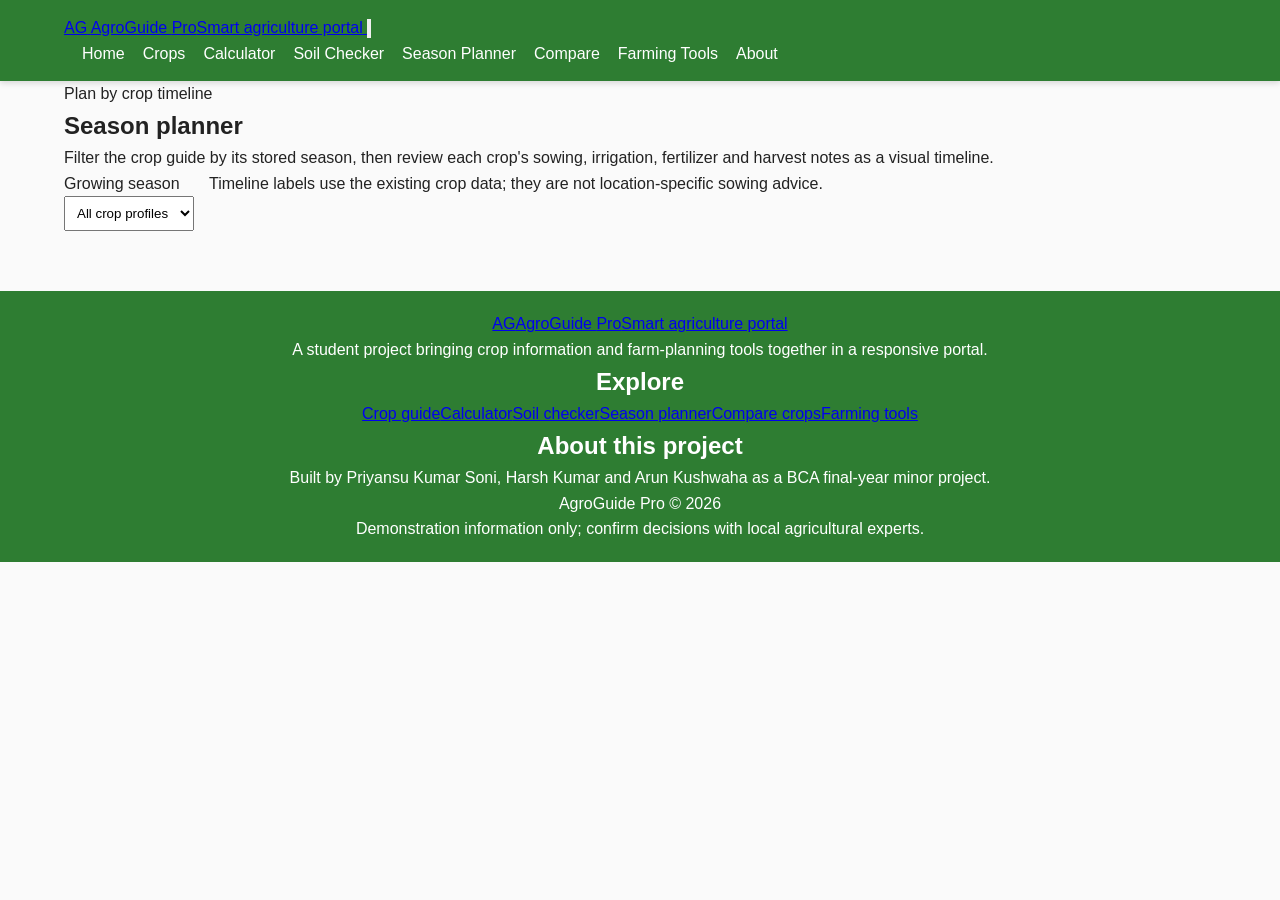
<file: AgroGuidePro_Project/season-planner.html>
<!DOCTYPE html>
<html lang="en">
<head>
  <meta charset="utf-8">
  <meta name="viewport" content="width=device-width, initial-scale=1">
  <meta name="theme-color" content="#173d2b">
  <meta name="description" content="Review crop growing seasons and farming timeline notes with AgroGuide Pro.">
  <title>Season Planner | AgroGuide Pro</title>
  <link rel="icon" type="image/svg+xml" href="favicon.svg">
  <link rel="stylesheet" href="style.css">
  <script src="script.js" defer></script>
</head>
<body>
  <header class="site-header">
    <div class="container header-inner">
      <a class="brand" href="index.html" aria-label="AgroGuide Pro home">
        <span class="brand-mark" aria-hidden="true">AG</span>
        <span class="brand-copy"><span class="brand-name">AgroGuide <span>Pro</span></span><span class="brand-tagline">Smart agriculture portal</span></span>
      </a>
      <button class="menu-toggle" type="button" aria-label="Open navigation menu" aria-expanded="false" aria-controls="mainNav">
        <svg viewBox="0 0 24 24" fill="none" stroke="currentColor" stroke-width="2" aria-hidden="true"><path d="M4 6h16M4 12h16M4 18h16"></path></svg>
      </button>
      <nav class="main-nav" id="mainNav" aria-label="Main navigation">
        <a href="index.html">Home</a><a href="crops.html">Crops</a><a href="calculator.html">Calculator</a><a href="soil-checker.html">Soil Checker</a><a href="season-planner.html" aria-current="page">Season Planner</a><a href="crop-comparison.html">Compare</a><a href="farming-tools.html">Farming Tools</a><a href="about.html">About</a>
      </nav>
    </div>
  </header>

  <main class="container page-shell">
    <section class="page-heading">
      <p class="eyebrow">Plan by crop timeline</p>
      <h1>Season planner</h1>
      <p>Filter the crop guide by its stored season, then review each crop's sowing, irrigation, fertilizer and harvest notes as a visual timeline.</p>
    </section>

    <section aria-label="Crop season timelines">
      <div class="inline-controls">
        <div class="field">
          <label for="seasonSelect">Growing season</label>
          <select id="seasonSelect">
            <option value="all">All crop profiles</option>
            <option value="kharif">Kharif</option>
            <option value="rabi">Rabi</option>
            <option value="zaid">Zaid</option>
            <option value="annual">Annual</option>
            <option value="all-year">All year</option>
          </select>
        </div>
        <p class="helper-text">Timeline labels use the existing crop data; they are not location-specific sowing advice.</p>
      </div>
      <div id="seasonGrid" class="season-grid" aria-live="polite"></div>
    </section>
  </main>

  <footer class="site-footer">
    <div class="container footer-main">
      <div class="footer-brand"><a class="brand" href="index.html" aria-label="AgroGuide Pro home"><span class="brand-mark" aria-hidden="true">AG</span><span class="brand-copy"><span class="brand-name">AgroGuide <span>Pro</span></span><span class="brand-tagline">Smart agriculture portal</span></span></a><p>A student project bringing crop information and farm-planning tools together in a responsive portal.</p></div>
      <div class="footer-col"><h2>Explore</h2><div class="footer-links"><a href="crops.html">Crop guide</a><a href="calculator.html">Calculator</a><a href="soil-checker.html">Soil checker</a><a href="season-planner.html">Season planner</a><a href="crop-comparison.html">Compare crops</a><a href="farming-tools.html">Farming tools</a></div></div>
      <div class="footer-col"><h2>About this project</h2><p>Built by Priyansu Kumar Soni, Harsh Kumar and Arun Kushwaha as a BCA final-year minor project.</p></div>
    </div>
    <div class="footer-bottom"><div class="container"><p>AgroGuide Pro &copy; <span data-current-year>2026</span></p><p>Demonstration information only; confirm decisions with local agricultural experts.</p></div></div>
  </footer>

  <div class="modal" id="cropModal" aria-hidden="true">
    <div class="modal-content" role="dialog" aria-modal="true" aria-labelledby="modalHeading">
      <button class="modal-close" id="modalClose" type="button" aria-label="Close crop details">&times;</button>
      <div id="modalBody"></div>
    </div>
  </div>
</body>
</html>
</file>
<file: style.css>
:root {
  color-scheme: light;
  --green-950: #173d2b;
  --green-900: #1d4b35;
  --green-800: #276342;
  --green-700: #33784e;
  --green-600: #438d5d;
  --green-100: #eaf3ec;
  --green-50: #f5f8f4;
  --ink: #203128;
  --muted: #65756a;
  --line: #e1e9e1;
  --white: #fff;
  --shadow: 0 12px 36px rgba(27, 61, 42, .08);
  --radius: 18px;
}

* { box-sizing: border-box; }
html { scroll-behavior: smooth; }
body {
  min-width: 0;
  margin: 0;
  color: var(--ink);
  background: var(--white);
  font-family: "Segoe UI", "Helvetica Neue", Arial, sans-serif;
  font-size: 16px;
  line-height: 1.65;
  -webkit-font-smoothing: antialiased;
}
img { display: block; max-width: 100%; }
a { color: inherit; }
button, input, select { font: inherit; }
button, a, select { -webkit-tap-highlight-color: transparent; }
button:focus-visible, a:focus-visible, input:focus-visible, select:focus-visible {
  outline: 3px solid #91c79d;
  outline-offset: 3px;
}
.container { width: min(1180px, calc(100% - 48px)); margin-inline: auto; }
.sr-only {
  position: absolute;
  width: 1px;
  height: 1px;
  padding: 0;
  margin: -1px;
  overflow: hidden;
  clip: rect(0, 0, 0, 0);
  white-space: nowrap;
  border: 0;
}

/* Shared navigation */
.site-header {
  position: sticky;
  z-index: 20;
  top: 0;
  background: rgba(255, 255, 255, .96);
  border-bottom: 1px solid rgba(225, 233, 225, .9);
  backdrop-filter: blur(14px);
}
.header-inner { min-height: 80px; display: flex; align-items: center; justify-content: space-between; gap: 28px; }
.brand { display: inline-flex; align-items: center; gap: 11px; flex: 0 0 auto; text-decoration: none; }
.brand-mark {
  display: grid;
  width: 43px;
  height: 43px;
  place-items: center;
  border-radius: 14px;
  color: #fff;
  background: var(--green-800);
  font-size: 14px;
  font-weight: 800;
  letter-spacing: -.04em;
}
.brand-copy { display: grid; line-height: 1.3; }
.brand-name { color: var(--green-950); font-size: 18px; font-weight: 750; letter-spacing: -.035em; }
.brand-name > span { color: var(--green-600); }
.brand-tagline { color: var(--muted); font-size: 11px; letter-spacing: .025em; }
.main-nav { display: flex; align-items: center; justify-content: flex-end; gap: clamp(9px, 1.35vw, 21px); }
.main-nav a {
  position: relative;
  padding-block: 9px;
  color: #45554a;
  font-size: 13px;
  font-weight: 600;
  text-decoration: none;
  white-space: nowrap;
  transition: color .18s ease;
}
.main-nav a::after {
  position: absolute;
  right: 0;
  bottom: 3px;
  left: 0;
  height: 2px;
  background: var(--green-600);
  content: "";
  transform: scaleX(0);
  transform-origin: left;
  transition: transform .18s ease;
}
.main-nav a:hover, .main-nav a[aria-current="page"] { color: var(--green-800); }
.main-nav a:hover::after, .main-nav a[aria-current="page"]::after { transform: scaleX(1); }
.menu-toggle { display: none; }

/* Reusable headings, links, and controls */
.page-shell { min-height: 58vh; padding-block: 58px 76px; }
.page-heading { max-width: 760px; margin-bottom: 36px; }
.page-heading h1, .hero h1 {
  margin: 0;
  color: var(--green-950);
  font-size: clamp(34px, 5vw, 54px);
  font-weight: 750;
  letter-spacing: -.055em;
  line-height: 1.1;
}
.page-heading > p:last-child { max-width: 720px; margin: 16px 0 0; color: var(--muted); font-size: 17px; }
.eyebrow {
  margin: 0 0 9px;
  color: var(--green-700);
  font-size: 12px;
  font-weight: 750;
  letter-spacing: .13em;
  line-height: 1.4;
  text-transform: uppercase;
}
.section { padding-block: 64px; }
.section-heading { display: flex; align-items: end; justify-content: space-between; gap: 24px; margin-bottom: 25px; }
.section-heading h2, .home-cta h2 {
  margin: 0;
  color: var(--green-950);
  font-size: clamp(27px, 3.4vw, 37px);
  letter-spacing: -.045em;
  line-height: 1.2;
}
.section-heading p:not(.eyebrow), .home-cta p:not(.eyebrow) { margin: 8px 0 0; color: var(--muted); }
.text-link { color: var(--green-700); font-size: 14px; font-weight: 700; text-decoration: none; }
.text-link:hover { color: var(--green-950); }
.btn {
  display: inline-flex;
  min-height: 46px;
  align-items: center;
  justify-content: center;
  gap: 9px;
  padding: 10px 19px;
  border: 1px solid var(--green-800);
  border-radius: 10px;
  color: #fff;
  background: var(--green-800);
  cursor: pointer;
  font-size: 14px;
  font-weight: 700;
  line-height: 1.25;
  text-align: center;
  text-decoration: none;
  transition: background .18s ease, border-color .18s ease, color .18s ease, transform .18s ease, box-shadow .18s ease;
}
.btn:hover { border-color: var(--green-950); background: var(--green-950); box-shadow: 0 6px 15px rgba(23, 61, 43, .14); transform: translateY(-1px); }
.btn-secondary { border-color: var(--line); color: var(--green-800); background: var(--white); }
.btn-secondary:hover { border-color: var(--green-700); color: var(--green-950); background: var(--green-50); }
.btn-outline { border-color: var(--green-700); color: var(--green-800); background: transparent; }
.btn-outline:hover { color: #fff; background: var(--green-800); }
.btn-light { border-color: rgba(255,255,255,.55); color: #fff; background: rgba(255,255,255,.1); }
.btn-light:hover { border-color: #fff; color: var(--green-950); background: #fff; }
.field { display: flex; min-width: 0; flex-direction: column; gap: 7px; }
.field label, .form-fields label { color: #35473b; font-size: 13px; font-weight: 700; }
.field input, .field select, .form-fields input, .form-fields select, .inline-controls select, .compare-controls select {
  width: 100%;
  min-height: 46px;
  padding: 10px 12px;
  border: 1px solid #d6e0d7;
  border-radius: 9px;
  color: var(--ink);
  background: #fff;
}
.field input::placeholder, .form-fields input::placeholder { color: #99a59c; }
.helper-text { color: var(--muted); font-size: 13px; }
.notice { padding: 13px 16px; border: 1px solid #d8e8d9; border-radius: 10px; color: var(--green-900); background: var(--green-50); }
.notice:empty { display: none; }
.notice.error { border-color: #f0c8c3; color: #8d342b; background: #fff6f5; }
.empty-state { grid-column: 1 / -1; padding: 25px; border: 1px dashed #cfdccf; border-radius: 12px; color: var(--muted); background: var(--green-50); text-align: center; }

/* Home page */
.hero {
  display: grid;
  grid-template-columns: 1fr 1.03fr;
  align-items: center;
  gap: clamp(35px, 6vw, 82px);
  padding-block: 54px 27px;
}
.hero-copy { padding-block: 15px; }
.hero h1 { font-size: clamp(47px, 6.7vw, 76px); }
.hero h1 span { color: var(--green-600); }
.hero-description { max-width: 560px; margin: 20px 0 25px; color: #59685e; font-size: 17px; }
.hero-actions { display: flex; flex-wrap: wrap; gap: 11px; }
.hero-highlights { display: flex; gap: 35px; margin-top: 37px; }
.hero-highlights div { display: grid; gap: 1px; }
.hero-highlights strong { color: var(--green-950); font-size: 23px; line-height: 1.2; }
.hero-highlights span { color: var(--muted); font-size: 12px; }
.hero-visual { position: relative; min-width: 0; }
.hero-visual > img { width: 100%; height: clamp(330px, 39vw, 475px); border-radius: 26px; object-fit: cover; box-shadow: 0 22px 50px rgba(21, 54, 35, .17); }
.hero-photo-caption {
  position: absolute;
  right: 18px;
  bottom: 18px;
  left: 18px;
  display: flex;
  align-items: center;
  gap: 12px;
  padding: 14px 16px;
  border: 1px solid rgba(255,255,255,.3);
  border-radius: 14px;
  color: #fff;
  background: rgba(23, 61, 43, .86);
  backdrop-filter: blur(8px);
}
.hero-photo-caption span:last-child { display: grid; line-height: 1.4; }
.hero-photo-caption strong { font-size: 14px; }
.hero-photo-caption small { color: #d3e6d5; font-size: 12px; }
.caption-icon { display: grid; width: 36px; height: 36px; flex: 0 0 auto; place-items: center; border-radius: 11px; color: var(--green-950); background: #d9eed9; }
.crop-grid { grid-template-columns: repeat(4, minmax(0, 1fr)); }
.crop-card, .feature-card, .tool-card, .tip-card, .info-panel, .form-panel {
  min-width: 0;
  border: 1px solid var(--line);
  border-radius: var(--radius);
  background: #fff;
  box-shadow: 0 5px 20px rgba(27, 61, 42, .045);
}
.crop-card { overflow: hidden; transition: transform .2s ease, box-shadow .2s ease; }
.crop-card:hover, .feature-card:hover, .tool-card:hover { box-shadow: var(--shadow); transform: translateY(-4px); }
.crop-card > img, .crop-photo { width: 100%; height: 190px; object-fit: cover; }
.crop-card-content { padding: 17px; }
.crop-card h2, .crop-card h3 { margin: 0; color: var(--green-950); font-size: 19px; line-height: 1.35; }
.crop-card p { margin: 7px 0 0; color: var(--muted); font-size: 13px; }
.crop-card-meta { display: flex; flex-wrap: wrap; gap: 7px; margin-top: 12px; }
.badge { display: inline-flex; align-items: center; padding: 4px 9px; border-radius: 100px; color: var(--green-800); background: var(--green-100); font-size: 11px; font-weight: 700; }
.crop-card-actions { display: flex; flex-wrap: wrap; gap: 8px; margin-top: 16px; }
.crop-card-actions .btn { min-height: 39px; padding: 8px 12px; font-size: 12px; }
.features-section { background: var(--green-50); }
.section-heading-centered { justify-content: center; text-align: center; }
.section-heading-centered > div { max-width: 720px; }
.feature-grid { display: grid; grid-template-columns: repeat(3, minmax(0, 1fr)); gap: 16px; }
.feature-card { display: flex; min-height: 225px; flex-direction: column; align-items: flex-start; padding: 23px; text-decoration: none; transition: transform .2s ease, box-shadow .2s ease; }
.feature-icon { display: grid; width: 42px; height: 42px; place-items: center; border-radius: 13px; color: var(--green-800); background: var(--green-100); font-size: 12px; font-weight: 800; }
.feature-card h3 { margin: 17px 0 0; color: var(--green-950); font-size: 18px; }
.feature-card p { margin: 6px 0 17px; color: var(--muted); font-size: 14px; }
.feature-card .text-link { margin-top: auto; }
.home-cta { display: flex; align-items: center; justify-content: space-between; gap: 35px; padding-block: 68px; }
.home-cta > div:first-child { max-width: 660px; }
.home-cta .hero-actions { justify-content: flex-end; flex: 0 0 auto; }

/* Page layouts and generated content */
.filters-panel, .inline-controls, .compare-controls {
  display: flex;
  align-items: end;
  flex-wrap: wrap;
  gap: 14px;
  padding: 18px;
  border: 1px solid var(--line);
  border-radius: 14px;
  background: var(--green-50);
}
.filters-panel .field { flex: 1 1 190px; }
.filters-panel .btn, .inline-controls .btn, .compare-controls .btn { flex: 0 0 auto; }
#cropCount { margin: 14px 0; color: var(--muted); font-size: 13px; }
.calculator-grid { display: grid; grid-template-columns: repeat(2, minmax(0, 1fr)); gap: 20px; padding-top: 24px; }
.form-panel { padding: clamp(20px, 3vw, 30px); }
.form-panel h2 { margin: 0; color: var(--green-950); font-size: 24px; letter-spacing: -.035em; }
.form-panel > p:not(.eyebrow):not(.helper-text) { margin: 8px 0 20px; color: var(--muted); font-size: 14px; }
.form-fields { display: grid; grid-template-columns: repeat(2, minmax(0, 1fr)); gap: 15px; margin-bottom: 18px; }
.form-fields .field-wide { grid-column: 1 / -1; }
.result { min-height: 52px; margin-top: 15px; padding: 14px 16px; border-radius: 10px; color: #344a39; background: var(--green-50); font-size: 14px; white-space: pre-line; }
.form-panel .helper-text { margin: 12px 0 0; }
.inline-controls > .field { flex: 1 1 210px; }
.inline-controls > .helper-text { flex: 1 1 260px; margin: 0 0 8px; }
.inline-controls + .grid, .inline-controls + .season-grid { margin-top: 24px; }
.grid { display: grid; grid-template-columns: repeat(3, minmax(0, 1fr)); gap: 18px; }
.soil-result-grid { margin-top: 24px; }
.season-grid { display: grid; grid-template-columns: repeat(2, minmax(0, 1fr)); gap: 18px; margin-top: 22px; }
.season-card { overflow: hidden; border: 1px solid var(--line); border-radius: var(--radius); background: #fff; box-shadow: 0 5px 20px rgba(27,61,42,.045); }
.season-card-header { display: grid; grid-template-columns: 128px minmax(0, 1fr); align-items: center; gap: 17px; padding: 17px; }
.season-card-header img { width: 128px; height: 108px; border-radius: 12px; object-fit: cover; }
.season-card-header h2 { margin: 0; color: var(--green-950); font-size: 20px; }
.season-card-header p { margin: 5px 0 0; color: var(--muted); font-size: 13px; }
.timeline-list { margin: 0 17px 17px; padding: 0 0 0 19px; border-left: 2px solid #dbe9dc; list-style: none; }
.timeline-list li { position: relative; padding: 0 0 14px 13px; }
.timeline-list li:last-child { padding-bottom: 0; }
.timeline-list li::before { position: absolute; top: 7px; left: -25px; width: 9px; height: 9px; border: 2px solid #fff; border-radius: 50%; background: var(--green-600); box-shadow: 0 0 0 1px var(--green-600); content: ""; }
.timeline-list strong { display: block; color: var(--green-900); font-size: 12px; }
.timeline-list span { display: block; color: var(--muted); font-size: 13px; }
.compare-controls .field { flex: 1 1 220px; }
.comparison-cards { display: grid; grid-template-columns: repeat(2, minmax(0, 1fr)); gap: 18px; margin-top: 24px; }
.comparison-crop { overflow: hidden; border: 1px solid var(--line); border-radius: var(--radius); background: #fff; }
.comparison-crop img { width: 100%; height: 240px; object-fit: cover; }
.comparison-crop h2 { margin: 0; padding: 14px 18px 17px; color: var(--green-950); font-size: 22px; }
.comparison-details { display: grid; gap: 0; margin-top: 20px; overflow: hidden; border: 1px solid var(--line); border-radius: 14px; }
.comparison-row { display: grid; grid-template-columns: minmax(145px, .7fr) repeat(2, minmax(0, 1fr)); }
.comparison-row + .comparison-row { border-top: 1px solid var(--line); }
.comparison-row > div { min-width: 0; padding: 12px 15px; overflow-wrap: anywhere; }
.comparison-row > div:first-child { color: var(--green-900); background: var(--green-50); font-size: 13px; font-weight: 700; }
.comparison-row > div:not(:first-child) { color: #425348; font-size: 14px; }
.comparison-row:nth-child(even) > div:not(:first-child) { background: #fcfdfb; }
.tool-grid { display: grid; grid-template-columns: repeat(3, minmax(0, 1fr)); gap: 16px; }
.tool-card { display: flex; flex-direction: column; align-items: flex-start; padding: 22px; text-decoration: none; transition: transform .2s ease, box-shadow .2s ease; }
.tool-card h3 { margin: 14px 0 0; color: var(--green-950); font-size: 17px; }
.tool-card p { margin: 7px 0 16px; color: var(--muted); font-size: 14px; }
.tool-card .text-link { margin-top: auto; }
.module-list { display: grid; gap: 0; padding: 0; border: 1px solid var(--line); border-radius: 13px; list-style: none; }
.module-list li { display: grid; grid-template-columns: minmax(180px, .75fr) 1.4fr; gap: 18px; padding: 15px 18px; }
.module-list li + li { border-top: 1px solid var(--line); }
.module-list strong { color: var(--green-900); font-size: 14px; }
.module-list span { color: var(--muted); font-size: 14px; }
.tip-grid { display: grid; grid-template-columns: repeat(2, minmax(0, 1fr)); gap: 14px; }
.tip-card { display: flex; align-items: flex-start; gap: 14px; padding: 18px; }
.tip-card .feature-icon { flex: 0 0 auto; }
.tip-card h3 { margin: 0; color: var(--green-950); font-size: 16px; }
.tip-card p { margin: 5px 0 0; color: var(--muted); font-size: 14px; }
.tip-card a { color: var(--green-700); font-size: 13px; font-weight: 700; text-decoration: none; }
.about-grid { display: grid; grid-template-columns: repeat(2, minmax(0, 1fr)); gap: 17px; }
.info-panel { padding: 25px; }
.info-panel h2 { margin: 0; color: var(--green-950); font-size: 21px; }
.info-panel > p:not(.eyebrow) { margin: 11px 0 0; color: var(--muted); }
.info-panel code { padding: 2px 5px; border-radius: 5px; color: var(--green-900); background: var(--green-50); font-size: .9em; }

/* Crop details dialog */
.modal { position: fixed; z-index: 50; inset: 0; display: none; align-items: center; justify-content: center; padding: 20px; background: rgba(14, 33, 22, .67); }
.modal.is-open { display: flex; }
.modal-content { position: relative; width: min(720px, 100%); max-height: min(88vh, 900px); overflow: auto; padding: 24px; border-radius: 18px; background: #fff; box-shadow: 0 25px 80px rgba(0,0,0,.25); animation: modal-enter .18s ease-out; }
.modal-close { position: absolute; z-index: 1; top: 13px; right: 13px; display: grid; width: 39px; height: 39px; place-items: center; border: 1px solid rgba(255,255,255,.65); border-radius: 50%; color: var(--green-950); background: rgba(255,255,255,.94); cursor: pointer; font-size: 25px; line-height: 1; }
.modal-crop-photo { width: 100%; height: 245px; margin: -24px -24px 20px; max-width: calc(100% + 48px); width: calc(100% + 48px); object-fit: cover; }
.modal-title { margin: 0; color: var(--green-950); font-size: 28px; line-height: 1.2; }
.modal-lead { margin: 8px 0 18px; color: var(--muted); }
.modal-stats { display: grid; grid-template-columns: repeat(4, minmax(0, 1fr)); gap: 9px; margin: 17px 0; }
.modal-stat { padding: 11px; border-radius: 10px; background: var(--green-50); }
.modal-stat strong { display: block; color: var(--green-800); font-size: 11px; text-transform: uppercase; }
.modal-stat span { display: block; margin-top: 3px; color: var(--ink); font-size: 13px; font-weight: 650; }
.modal-section { padding-top: 16px; border-top: 1px solid var(--line); }
.modal-section h3 { margin: 0 0 7px; color: var(--green-900); font-size: 16px; }
.modal-section p { margin: 5px 0; color: #526258; font-size: 14px; }
.modal-section ul { display: flex; flex-wrap: wrap; gap: 7px; margin: 0; padding: 0; list-style: none; }
.modal-section li { padding: 4px 9px; border-radius: 100px; color: #526258; background: var(--green-50); font-size: 13px; }
@keyframes modal-enter { from { opacity: 0; transform: translateY(8px) scale(.99); } to { opacity: 1; transform: translateY(0) scale(1); } }
body.modal-open { overflow: hidden; }

/* Shared footer */
.site-footer { margin-top: 34px; color: #e7f0e9; background: var(--green-950); }
.footer-main { display: grid; grid-template-columns: 1.3fr .8fr .9fr; gap: 60px; padding-block: 46px 39px; }
.footer-brand .brand-name { color: #fff; }
.footer-brand .brand-name > span { color: #a7d5ad; }
.footer-brand .brand-tagline { color: #bbcebf; }
.footer-brand .brand-mark { color: var(--green-950); background: #cde4cf; }
.footer-brand > p, .footer-col > p { max-width: 370px; margin: 15px 0 0; color: #c2d3c5; font-size: 13px; }
.footer-col h2 { margin: 4px 0 13px; color: #fff; font-size: 14px; }
.footer-links { display: grid; grid-template-columns: repeat(2, minmax(0, 1fr)); gap: 7px 16px; }
.footer-links a, .footer-about-link { color: #c2d3c5; font-size: 13px; text-decoration: none; }
.footer-links a:hover, .footer-about-link:hover { color: #fff; text-decoration: underline; }
.footer-about-link { display: inline-block; margin-top: 13px; color: #d5e8d7; }
.footer-bottom { border-top: 1px solid rgba(255,255,255,.13); }
.footer-bottom > .container { display: flex; justify-content: space-between; gap: 20px; padding-block: 13px; }
.footer-bottom p { margin: 0; color: #aebfb1; font-size: 11px; }

@media (max-width: 1050px) {
  .header-inner { gap: 18px; }
  .brand-tagline { font-size: 10px; }
  .main-nav { gap: 10px; }
  .main-nav a { font-size: 12px; }
  .crop-grid { grid-template-columns: repeat(2, minmax(0, 1fr)); }
}
@media (max-width: 850px) {
  .header-inner { min-height: 72px; }
  .menu-toggle {
    display: grid;
    width: 43px;
    height: 43px;
    flex: 0 0 auto;
    place-items: center;
    border: 1px solid var(--line);
    border-radius: 11px;
    color: var(--green-900);
    background: #fff;
    cursor: pointer;
  }
  .menu-toggle svg { width: 22px; height: 22px; }
  .main-nav {
    position: absolute;
    top: calc(100% + 1px);
    right: 0;
    left: 0;
    display: none;
    align-items: stretch;
    padding: 9px 24px 18px;
    border-bottom: 1px solid var(--line);
    background: #fff;
    box-shadow: 0 14px 18px rgba(27,61,42,.08);
  }
  .main-nav.is-open { display: grid; grid-template-columns: repeat(2, minmax(0, 1fr)); gap: 1px 18px; }
  .main-nav a { padding: 11px 3px; font-size: 14px; }
  .main-nav a::after { bottom: 5px; right: auto; width: 35px; }
  .hero { grid-template-columns: 1fr 1fr; gap: 28px; padding-top: 38px; }
  .hero-highlights { gap: 20px; }
  .feature-grid, .tool-grid { grid-template-columns: repeat(2, minmax(0, 1fr)); }
  .calculator-grid { grid-template-columns: 1fr; }
  .grid { grid-template-columns: repeat(2, minmax(0, 1fr)); }
  .footer-main { gap: 30px; }
}
@media (max-width: 620px) {
  body { font-size: 15px; }
  .container { width: min(100% - 34px, 520px); }
  .header-inner { min-height: 68px; }
  .brand-mark { width: 39px; height: 39px; border-radius: 12px; }
  .brand-name { font-size: 17px; }
  .hero { grid-template-columns: 1fr; gap: 24px; padding-block: 38px 12px; }
  .hero-copy { padding-block: 0; }
  .hero h1 { font-size: clamp(45px, 14vw, 62px); }
  .hero-description { margin-block: 15px 21px; font-size: 15px; }
  .hero-highlights { justify-content: space-between; gap: 12px; margin-top: 25px; }
  .hero-highlights strong { font-size: 20px; }
  .hero-visual > img { height: 280px; border-radius: 19px; }
  .hero-photo-caption { right: 10px; bottom: 10px; left: 10px; padding: 11px; }
  .hero-photo-caption strong { font-size: 12px; }
  .hero-photo-caption small { font-size: 11px; }
  .section { padding-block: 45px; }
  .section-heading { align-items: flex-start; flex-direction: column; gap: 12px; }
  .section-heading h2, .home-cta h2 { font-size: 28px; }
  .page-shell { padding-block: 39px 54px; }
  .page-heading { margin-bottom: 26px; }
  .page-heading h1 { font-size: 38px; }
  .page-heading > p:last-child { font-size: 15px; }
  .crop-grid, .grid, .feature-grid, .tool-grid, .season-grid, .about-grid, .tip-grid { grid-template-columns: 1fr; }
  .crop-card > img, .crop-photo { height: 210px; }
  .home-cta { align-items: flex-start; flex-direction: column; gap: 20px; padding-block: 44px; }
  .home-cta .hero-actions { justify-content: flex-start; }
  .filters-panel, .inline-controls, .compare-controls { align-items: stretch; flex-direction: column; padding: 14px; }
  .filters-panel .field, .inline-controls > .field, .compare-controls .field { flex-basis: auto; }
  .filters-panel .btn, .inline-controls .btn, .compare-controls .btn { width: 100%; }
  .form-fields { grid-template-columns: 1fr; }
  .form-fields .field-wide { grid-column: auto; }
  .form-panel { padding: 20px; }
  .season-card-header { grid-template-columns: 95px minmax(0, 1fr); gap: 12px; padding: 13px; }
  .season-card-header img { width: 95px; height: 88px; }
  .comparison-cards { gap: 9px; }
  .comparison-crop img { height: 135px; }
  .comparison-crop h2 { padding: 10px; font-size: 16px; }
  .comparison-row { grid-template-columns: repeat(2, minmax(0, 1fr)); }
  .comparison-row > div:first-child { grid-column: 1 / -1; padding-block: 8px; }
  .comparison-row > div:not(:first-child) { padding: 10px; font-size: 12px; }
  .module-list li { grid-template-columns: 1fr; gap: 3px; padding: 13px 15px; }
  .modal { padding: 10px; }
  .modal-content { max-height: 92vh; padding: 18px; border-radius: 15px; }
  .modal-crop-photo { height: 190px; margin: -18px -18px 17px; max-width: calc(100% + 36px); width: calc(100% + 36px); }
  .modal-title { padding-right: 28px; font-size: 24px; }
  .modal-stats { grid-template-columns: repeat(2, minmax(0, 1fr)); }
  .footer-main { grid-template-columns: 1fr; gap: 25px; padding-block: 36px; }
  .footer-bottom > .container { align-items: flex-start; flex-direction: column; gap: 5px; }
}
@media (prefers-reduced-motion: reduce) {
  *, *::before, *::after { scroll-behavior: auto !important; animation-duration: .01ms !important; animation-iteration-count: 1 !important; transition-duration: .01ms !important; }
}
</file>
<file: AgroGuidePro_Project/style.css>
/* -------------------------------------------------------
   GENERAL RESET
---------------------------------------------------------*/
* {
  margin: 0;
padding: 0;
  box-sizing: border-box;
}

html {
  scroll-behavior: smooth;
}

body {
  font-family: "Segoe UI", Arial, sans-serif;
  color: #222;
  background: #fafafa;
  line-height: 1.6;
}

.container {
  width: 90%;
  max-width: 1250px;
  margin: auto;
}

/* -------------------------------------------------------
   HEADER & NAVBAR
---------------------------------------------------------*/
header {
  background: #2e7d32;
  padding: 15px 0;
color: #fff;
  box-shadow: 0 2px 6px rgba(0,0,0,0.15);
}

.header-flex {
  display: flex;
  justify-content: space-between;
  align-items: center;
}

.logo {
  font-size: 28px;
  font-weight: 700;
}

.logo span {
  color: #c8ffb3;
}

.tagline {
  font-size: 14px;
}

.main-nav a {
  color: white;
  margin-left: 18px;
  font-size: 16px;
text-decoration: none;
  font-weight: 500;
}

.main-nav a:hover {
  text-decoration: underline;
}

/* -------------------------------------------------------
   HERO SECTION (Updated)
---------------------------------------------------------*/
.hero {
  margin-top: 40px;
  display: flex;
  align-items: center;
  justify-content: space-between;
  gap: 40px;
  flex-wrap: wrap; /* Makes it responsive */
}

.hero-left h2 {
  font-size: 34px;
  margin-bottom: 15px;
  color: #2e7d32;
}

.hero-left p {
font-size: 18px;
  margin-bottom: 22px;
}

.hero-cta .btn {
  margin-right: 12px;
}

/* FIXED IMAGE SIZE */
.hero-right img {
  width: 250px;         /* ↓ Smaller and cleaner */
  max-width: 100%;      /* Prevents overflow */
  height: auto;
  border-radius: 12px;
  box-shadow: 0 2px 8px rgba(0,0,0,0.15);
}

/* Optional: center image on small screens */
@media (max-width: 768px) {
  .hero {
    flex-direction: column-reverse;
    text-align: center;
  }

  .hero-right img {
    width: 200px;  /* even smaller on mobile */
  }
}


/* -------------------------------------------------------
   BUTTONS
---------------------------------------------------------*/
.btn {
  padding: 10px 22px;
  font-size: 16px;
  background: #2e7d32;
  border: none;
  border-radius: 6px;
  color: white;
  cursor: pointer;
}

.btn:hover {
  background: #236227;
}

.btn-outline {
  background: transparent;
  border: 2px solid #2e7d32;
  color: #2e7d32;
}

.btn-outline:hover {
background: #2e7d32;
  color: white;
}

/* -------------------------------------------------------
   SECTION STYLING
---------------------------------------------------------*/
.section {
  margin-top: 60px;
}

.section h2 {
  font-size: 28px;
  margin-bottom: 15px;
  color: #2e7d32;
}

.muted {
  color: #666;
  margin-bottom: 12px;
}

/* -------------------------------------------------------
   CROPS GRID
---------------------------------------------------------*/
.grid {
  display: grid;
grid-template-columns: repeat(auto-fill, minmax(230px, 1fr));
  gap: 18px;
}

.card, .crop-card {
  background: white;
  padding: 15px;
  border-radius: 10px;
  box-shadow: 0 2px 8px rgba(0,0,0,0.12);
}

.crop-card img,
.card img {
  width: 100%;
  height: 160px;
  object-fit: cover;
  border-radius: 8px;
}

.card h3, .crop-card h3 {
  margin: 10px 0 5px 0;
}

.card p, .crop-card p {
  margin: 3px 0;
}
/* -------------------------------------------------------
   CALCULATOR
---------------------------------------------------------*/
.calc-grid {
  display: grid;
  grid-template-columns: 1fr 1fr;
  gap: 25px;
  margin-top: 20px;
}

.card.calc label,
.card.cost label {
  display: block;
  margin: 10px 0;
}

.card.calc input,
.card.cost input,
.card.calc select,
.card.cost select {
  width: 100%;
  padding: 8px;
  margin-top: 5px;
}

.result {
  margin-top: 15px;
padding: 12px;
  background: #eaf7e6;
  border-radius: 8px;
  min-height: 80px;
}

/* -------------------------------------------------------
   SOIL CHECKER
---------------------------------------------------------*/
.inline-controls {
  display: flex;
  gap: 15px;
  flex-wrap: wrap;
}

.inline-controls label {
  display: flex;
  flex-direction: column;
}

.inline-controls select {
  padding: 8px;
}

/* -------------------------------------------------------
   COMPARE TOOL
---------------------------------------------------------*/
.compare-controls {
  display: flex;
  gap: 20px;
  flex-wrap: wrap;
}

.compare-controls select {
  padding: 8px;
}

.compare-table {
  width: 100%;
  border-collapse: collapse;
}

.compare-table th,
.compare-table td {
  border: 1px solid #ccc;
  padding: 10px;
  text-align: center;
}

.compare-table th {
  background: #e8f5e9;
}

/* -------------------------------------------------------
MODAL
---------------------------------------------------------*/
.modal {
  display: none;
  position: fixed;
  z-index: 999;
  left: 0; top: 0;
  width: 100%;
  height: 100%;
  background: rgba(0,0,0,0.55);
  justify-content: center;
  align-items: center;
  padding: 20px;
}

.modal-content {
  background: #fff;
  width: 90%;
  max-width: 700px;
  border-radius: 12px;
  padding: 20px;
  max-height: 85vh;
  overflow-y: auto;
  position: relative;
  animation: fadeIn 0.2s ease;
}
.close-btn {
  position: absolute;
  right: 14px;
  top: 10px;
  font-size: 28px;
  cursor: pointer;
  border: none;
  background: transparent;
}

.modal-section {
  margin-top: 15px;
}

.modal-section h3 {
  color: #236227;
  margin-bottom: 8px;
}

@keyframes fadeIn {
  from { opacity: 0; transform: scale(0.9); }
  to { opacity: 1; transform: scale(1); }
}

/* -------------------------------------------------------
   FOOTER
---------------------------------------------------------*/
footer {
  margin-top: 60px;
  background: #2e7d32;
  padding: 20px 0;
  text-align: center;
  color: white;
}

footer .muted {
  color: #d2ffd2;
}

/* -------------------------------------------------------
   RESPONSIVE
---------------------------------------------------------*/
@media (max-width: 900px) {
  .hero {
    flex-direction: column;
    text-align: center;
  }

  .hero-right img {
    width: 90%;
  }

  .calc-grid {
    grid-template-columns: 1fr;
}

  .inline-controls,
  .compare-controls {
    flex-direction: column;
  }
}
</file>
